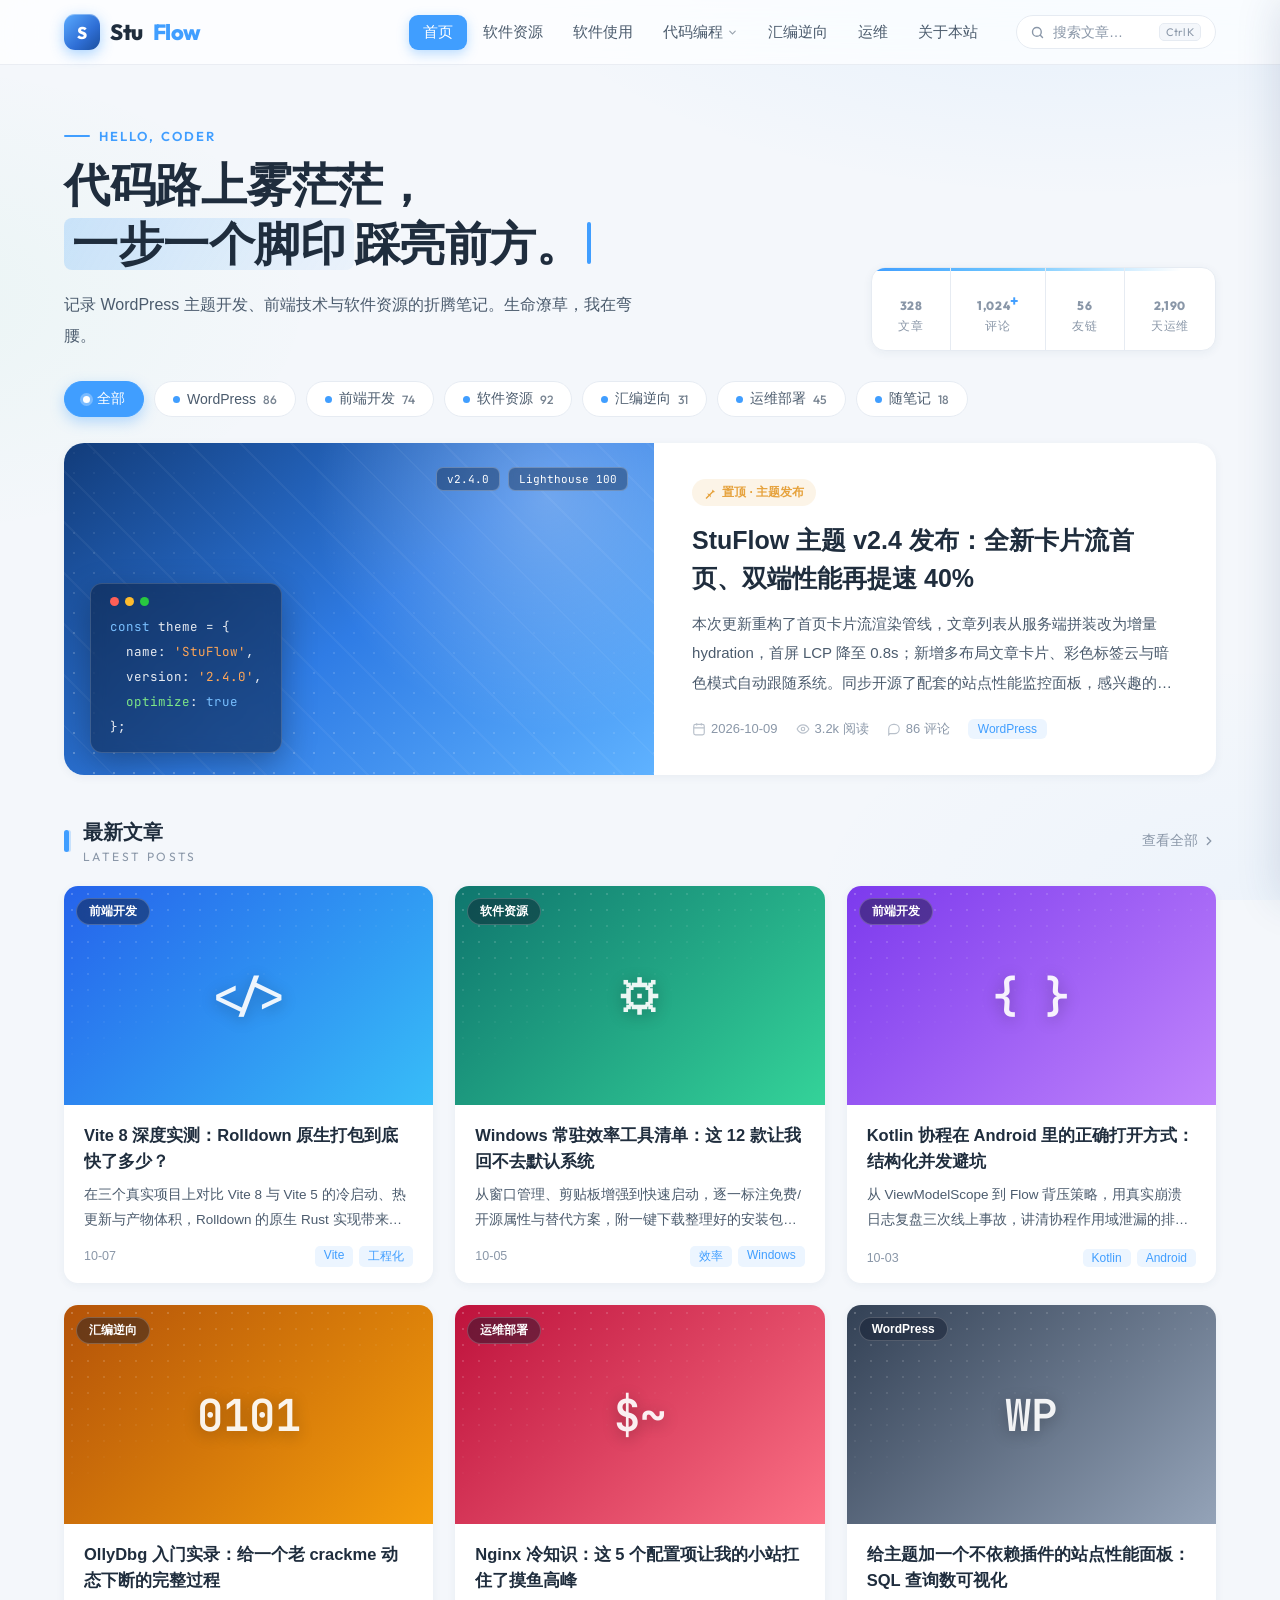
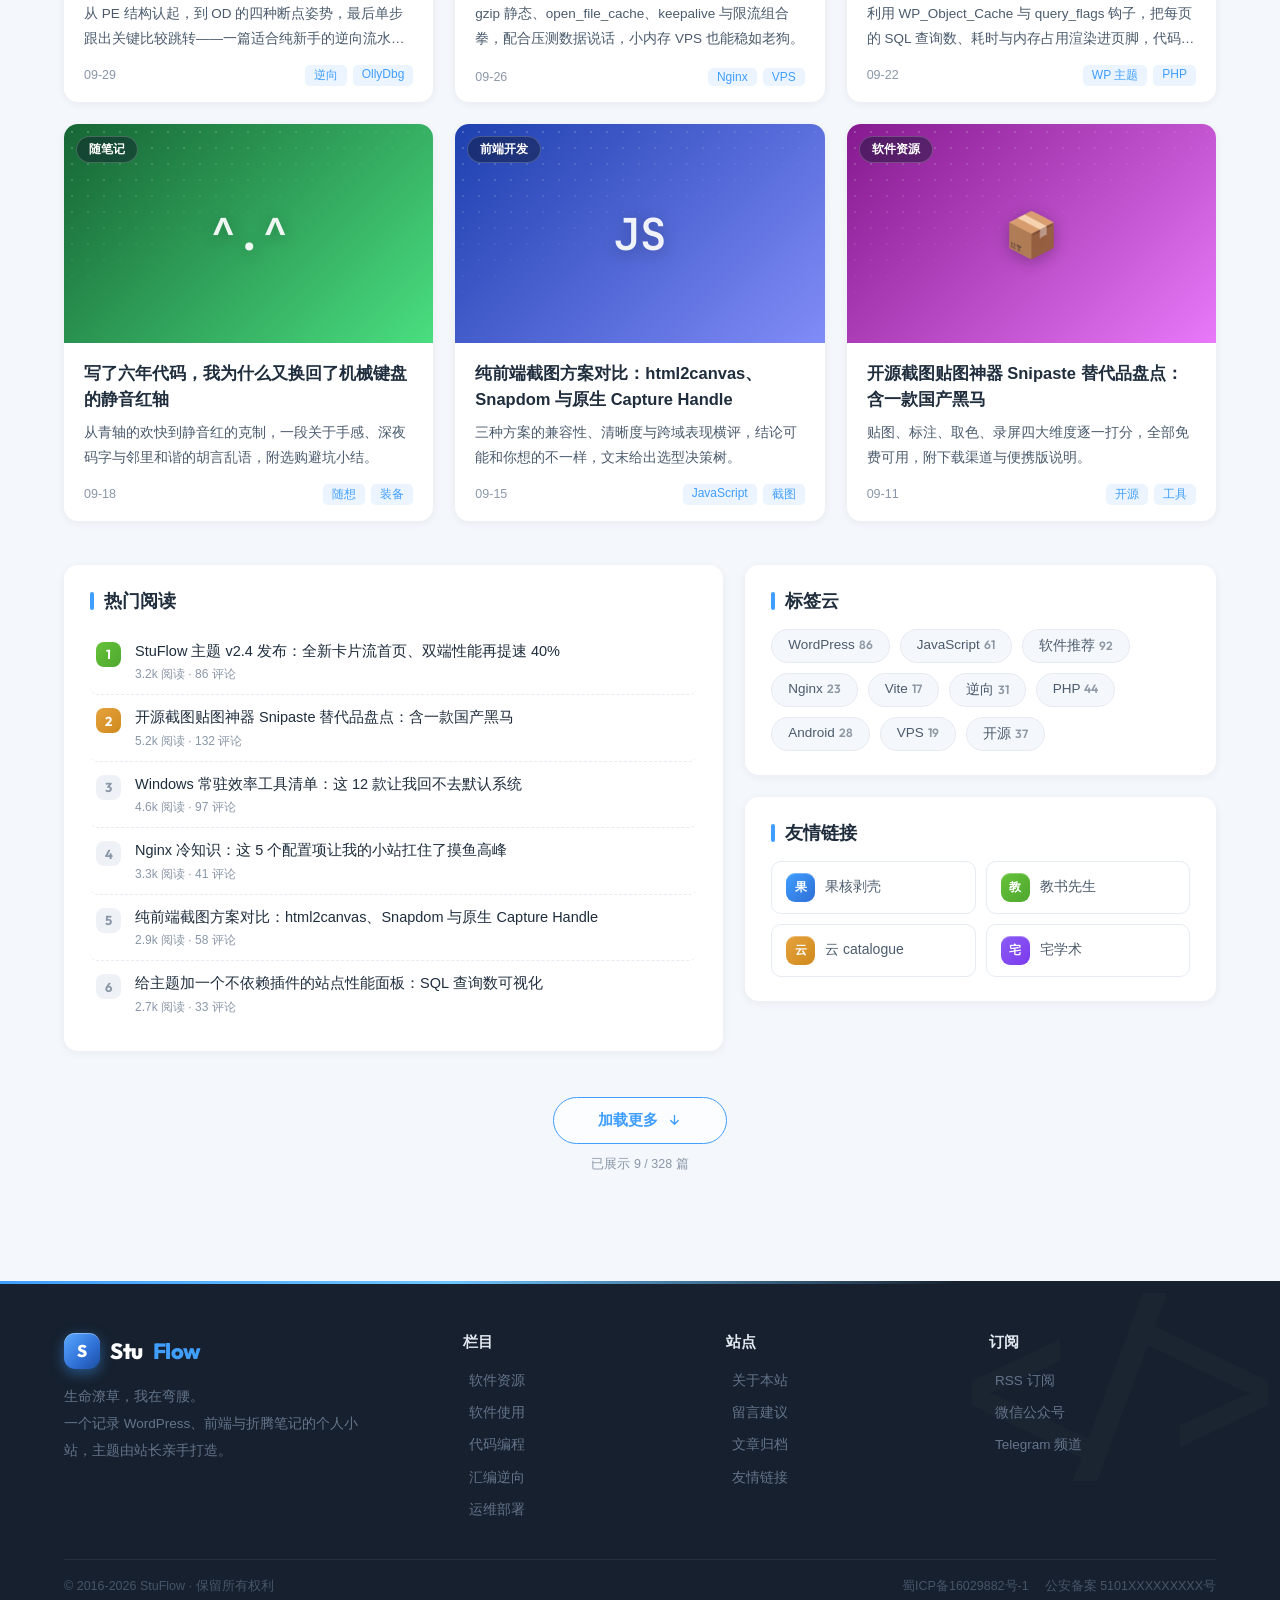
<file: index.html>
<!DOCTYPE html>
<html lang="zh-CN">
<head>
<meta charset="UTF-8">
<meta name="viewport" content="width=device-width, initial-scale=1.0">
<title>StuFlow · 代码路上雾茫茫</title>
<link rel="preconnect" href="https://fonts.googleapis.com">
<link href="https://fonts.googleapis.com/css2?family=Outfit:wght@400;500;600;700;800&family=JetBrains+Mono:wght@400;600&display=swap" rel="stylesheet">
<style>
:root{
  --blue:#409eff;
  --blue-deep:#2f6fd6;
  --blue-darker:#1b4f9e;
  --blue-soft:#ecf5ff;
  --blue-ghost:rgba(64,158,255,.12);
  --green:#34c77b;
  --amber:#e6a23c;
  --ink:#1f2d3d;
  --ink-2:#4b5b6d;
  --ink-3:#8a97a8;
  --line:#e6ebf2;
  --bg:#f4f7fb;
  --card:#ffffff;
  --radius:14px;
  --radius-lg:20px;
  --shadow:0 2px 10px rgba(31,60,105,.06);
  --shadow-lift:0 16px 40px rgba(31,60,105,.16);
  --font-en:'Outfit',-apple-system,'PingFang SC','Microsoft YaHei',sans-serif;
  --font-mono:'JetBrains Mono','Cascadia Code',Consolas,monospace;
  --font-cn:-apple-system,'PingFang SC','Hiragino Sans GB','Microsoft YaHei',sans-serif;
}
*{margin:0;padding:0;box-sizing:border-box}
html{scroll-behavior:smooth}
body{
  font-family:var(--font-cn);color:var(--ink);background:var(--bg);
  background-image:
    radial-gradient(ellipse 1000px 480px at 85% -100px, rgba(64,158,255,.10), transparent 62%),
    radial-gradient(ellipse 700px 400px at -8% 300px, rgba(52,199,123,.05), transparent 60%),
    radial-gradient(ellipse 800px 400px at 100% 900px, rgba(64,158,255,.04), transparent 60%);
  background-attachment:fixed;
  -webkit-font-smoothing:antialiased;
}
a{color:inherit;text-decoration:none}
img{display:block;max-width:100%}
button{font-family:inherit}
.wrap{max-width:1200px;margin:0 auto;padding:0 24px}

/* ───────── 顶部进度条 ───────── */
.progress{position:fixed;top:0;left:0;height:3px;width:0;z-index:300;
  background:linear-gradient(90deg,var(--blue),#6ec6ff);box-shadow:0 0 10px rgba(64,158,255,.6);
  transition:width .08s linear}

/* ───────── 导航 ───────── */
.nav-wrap{position:sticky;top:0;z-index:100}
.nav{
  backdrop-filter:blur(16px) saturate(1.7);
  -webkit-backdrop-filter:blur(16px) saturate(1.7);
  background:rgba(255,255,255,.74);
  border-bottom:1px solid rgba(31,60,105,.08);
  transition:box-shadow .3s;
}
.nav.scrolled{box-shadow:0 6px 24px rgba(31,60,105,.08)}
.nav-inner{display:flex;align-items:center;gap:24px;height:64px;position:relative}
.logo{display:flex;align-items:center;gap:10px;font-family:var(--font-en);font-weight:800;font-size:22px;letter-spacing:-.02em;flex:none}
.logo-mark{
  width:36px;height:36px;border-radius:11px;position:relative;overflow:hidden;
  background:linear-gradient(135deg,#5aabff 0%,#2f6fd6 60%,#1b4f9e 100%);
  display:grid;place-items:center;color:#fff;font-size:17px;font-weight:800;
  box-shadow:0 4px 14px rgba(64,158,255,.45), inset 0 1px 0 rgba(255,255,255,.35);
  transition:transform .3s cubic-bezier(.34,1.56,.64,1);
}
.logo:hover .logo-mark{transform:rotate(-8deg) scale(1.08)}
.logo em{font-style:normal;color:var(--blue)}
.nav-menu{display:flex;gap:2px;list-style:none;margin-left:auto}
.nav-menu>li{position:relative}
.nav-menu>li>a{
  display:flex;align-items:center;gap:4px;padding:8px 14px;border-radius:9px;
  font-size:15px;color:var(--ink-2);font-weight:500;transition:all .18s;
}
.nav-menu>li>a .car{opacity:.55;transition:transform .2s}
.nav-menu>li:hover>a{color:var(--blue);background:var(--blue-ghost)}
.nav-menu>li:hover>a .car{transform:rotate(180deg)}
.nav-menu>li>a.active{color:#fff;background:var(--blue);box-shadow:0 4px 12px rgba(64,158,255,.35)}
/* 二级下拉 */
.submenu{
  position:absolute;top:calc(100% + 8px);left:50%;transform:translateX(-50%) translateY(6px);
  background:#fff;border:1px solid var(--line);border-radius:12px;box-shadow:0 18px 44px rgba(31,60,105,.16);
  padding:8px;min-width:430px;display:grid;grid-template-columns:1fr 1fr;gap:2px;
  opacity:0;visibility:hidden;transition:all .2s cubic-bezier(.2,.8,.3,1);
}
.nav-menu>li:hover .submenu{opacity:1;visibility:visible;transform:translateX(-50%) translateY(0)}
.submenu::before{content:"";position:absolute;top:-4px;left:0;right:0;height:8px}
.submenu a{display:flex;align-items:center;gap:10px;padding:9px 12px;border-radius:8px;font-size:14px;color:var(--ink-2);transition:all .15s}
.submenu a:hover{background:var(--blue-soft);color:var(--blue)}
.submenu .ic{width:28px;height:28px;border-radius:8px;display:grid;place-items:center;font-family:var(--font-mono);font-size:11px;font-weight:600;color:#fff;flex:none}
.submenu .tx b{display:block;font-size:14px;font-weight:600}
.submenu .tx span{font-size:12px;color:var(--ink-3)}
.nav-search{
  display:flex;align-items:center;gap:8px;
  background:#fff;border:1px solid var(--line);border-radius:99px;
  padding:7px 14px 7px 13px;width:200px;transition:all .25s;flex:none;
}
.nav-search:focus-within{border-color:var(--blue);box-shadow:0 0 0 3px rgba(64,158,255,.15);width:250px}
.nav-search svg{flex:none;color:var(--ink-3)}
.nav-search input{border:none;outline:none;background:none;font-size:14px;width:100%;color:var(--ink);font-family:var(--font-cn)}
.nav-search input::placeholder{color:var(--ink-3)}
.nav-search kbd{
  font-family:var(--font-en);font-size:11px;color:var(--ink-3);border:1px solid var(--line);
  border-radius:5px;padding:1px 6px;background:var(--bg);flex:none;
}
.nav-burger{display:none;margin-left:auto;background:none;border:none;cursor:pointer;color:var(--ink);padding:6px}
/* 移动端抽屉 */
.drawer-mask{position:fixed;inset:0;background:rgba(15,23,42,.4);z-index:198;opacity:0;visibility:hidden;transition:all .25s;backdrop-filter:blur(2px)}
.drawer{
  position:fixed;top:0;right:-290px;width:280px;height:100vh;background:#fff;z-index:199;
  transition:right .28s cubic-bezier(.2,.8,.3,1);padding:22px 18px;overflow-y:auto;
  box-shadow:-12px 0 40px rgba(31,60,105,.15);
}
.drawer.open{right:0}
.drawer-mask.open{opacity:1;visibility:visible}
.drawer .d-head{display:flex;justify-content:space-between;align-items:center;margin-bottom:20px}
.drawer .d-head .logo{font-size:19px}
.drawer .d-close{background:none;border:none;cursor:pointer;color:var(--ink-3);padding:4px}
.drawer a.d-link{display:flex;align-items:center;justify-content:space-between;padding:13px 14px;border-radius:10px;font-size:15.5px;color:var(--ink-2);font-weight:500}
.drawer a.d-link:hover,.drawer a.d-link.on{background:var(--blue-soft);color:var(--blue)}
.drawer a.d-link .n{font-family:var(--font-en);font-size:12px;color:var(--ink-3)}
.drawer .d-search{display:flex;gap:8px;align-items:center;background:var(--bg);border:1px solid var(--line);border-radius:99px;padding:9px 14px;margin-bottom:14px}
.drawer .d-search input{border:none;background:none;outline:none;font-size:14px;width:100%}

/* ───────── Hero ───────── */
.hero{padding:58px 0 34px;position:relative}
.hero-top{display:flex;align-items:flex-end;justify-content:space-between;gap:24px;flex-wrap:wrap;margin-bottom:30px}
.hero-greet{display:inline-flex;align-items:center;gap:9px;font-family:var(--font-en);font-weight:600;font-size:13px;color:var(--blue);letter-spacing:.16em;text-transform:uppercase}
.hero-greet::before{content:"";width:26px;height:2px;border-radius:2px;background:var(--blue)}
.hero h1{font-size:clamp(30px,4.6vw,46px);font-weight:800;letter-spacing:-.01em;line-height:1.28;margin:12px 0 15px}
.hero h1 .hl{
  background:linear-gradient(120deg,rgba(64,158,255,.22),rgba(64,158,255,.05));
  padding:0 .18em;border-radius:8px;box-decoration-break:clone;-webkit-box-decoration-break:clone;
}
.hero h1 .caret{display:inline-block;width:4px;height:.9em;background:var(--blue);margin-left:6px;border-radius:2px;vertical-align:-.08em;animation:blink 1.1s steps(1) infinite}
@keyframes blink{50%{opacity:0}}
.hero p{color:var(--ink-2);font-size:16px;max-width:580px;line-height:1.95}
.hero-stats{
  display:flex;border:1px solid var(--line);border-radius:var(--radius);background:#fff;
  box-shadow:var(--shadow);overflow:hidden;position:relative;
}
.hero-stats::before{
  content:"";position:absolute;top:0;left:0;right:0;height:3px;
  background:linear-gradient(90deg,var(--blue),#6ec6ff 40%,transparent 90%);
}
.hstat{padding:18px 26px 15px;text-align:center;border-right:1px solid var(--line);position:relative;transition:background .2s;cursor:default}
.hstat:last-child{border-right:none}
.hstat:hover{background:var(--blue-soft)}
.hstat b{display:block;font-family:var(--font-en);font-size:26px;font-weight:800;color:var(--ink);line-height:1.15}
.hstat:hover b{color:var(--blue)}
.hstat span{font-size:12px;color:var(--ink-3);letter-spacing:.06em}
.hstat b .plus{font-size:15px;color:var(--blue);font-weight:700;vertical-align:4px}

/* ───────── 分类 chips ───────── */
.chips{display:flex;gap:10px;flex-wrap:wrap;margin-bottom:26px}
.chip{
  display:inline-flex;align-items:center;gap:7px;
  padding:8px 18px;border-radius:99px;font-size:14px;font-weight:500;
  background:#fff;border:1px solid var(--line);color:var(--ink-2);cursor:pointer;transition:all .18s;
}
.chip:hover{border-color:var(--blue);color:var(--blue);transform:translateY(-1px)}
.chip.on{background:var(--blue);border-color:var(--blue);color:#fff;box-shadow:0 5px 14px rgba(64,158,255,.35)}
.chip .dot{width:7px;height:7px;border-radius:50%;background:var(--blue);transition:all .2s}
.chip.on .dot{background:#fff;box-shadow:0 0 0 3px rgba(255,255,255,.3)}
.chip .cnt{font-family:var(--font-en);font-size:12px;opacity:.75}

/* ───────── 置顶大卡 ───────── */
.featured{
  position:relative;display:grid;grid-template-columns:1.05fr 1fr;
  border-radius:var(--radius-lg);overflow:hidden;background:#fff;
  box-shadow:var(--shadow);margin-bottom:44px;transition:box-shadow .3s;
}
.featured:hover{box-shadow:0 20px 48px rgba(31,60,105,.18)}
.featured-media{position:relative;min-height:330px;background:linear-gradient(140deg,#123c7a 0%,#2f7ce5 52%,#5fb2ff 100%);overflow:hidden}
.featured-media::before{
  content:"";position:absolute;inset:0;
  background:
    repeating-linear-gradient(45deg,transparent 0 34px, rgba(255,255,255,.045) 34px 36px),
    radial-gradient(circle at 82% 16%, rgba(255,255,255,.3), transparent 42%);
}
.featured-media::after{
  content:"";position:absolute;inset:0;
  background-image:radial-gradient(rgba(255,255,255,.28) 1px, transparent 1.5px);
  background-size:20px 20px;
  mask-image:linear-gradient(200deg,transparent 30%,#000 100%);
  -webkit-mask-image:linear-gradient(200deg,transparent 30%,#000 100%);
}
.featured-media .fm-float{
  position:absolute;right:26px;top:24px;display:flex;gap:8px;z-index:2;
}
.featured-media .fm-float span{
  font-family:var(--font-mono);font-size:11px;color:#fff;background:rgba(10,30,60,.4);
  border:1px solid rgba(255,255,255,.25);border-radius:7px;padding:4px 10px;backdrop-filter:blur(6px);
}
.featured-media .fm-code{
  position:absolute;left:26px;bottom:22px;z-index:2;font-family:var(--font-mono);
  font-size:12.5px;color:rgba(255,255,255,.9);line-height:2;
  background:rgba(8,24,52,.5);border:1px solid rgba(255,255,255,.16);
  border-radius:12px;padding:13px 19px;backdrop-filter:blur(8px);
  box-shadow:0 12px 34px rgba(0,0,0,.3);
}
.featured-media .fm-code .win{display:flex;gap:6px;margin-bottom:8px}
.featured-media .fm-code .win i{width:9px;height:9px;border-radius:50%;display:block}
.featured-media .fm-code .c1{color:#7ee787}.featured-media .fm-code .c2{color:#79c0ff}.featured-media .fm-code .c3{color:#ffa657}
.featured-body{padding:36px 38px;display:flex;flex-direction:column;justify-content:center}
.pinned{
  display:inline-flex;align-items:center;gap:6px;align-self:flex-start;
  font-size:12px;font-weight:600;color:#e6a23c;background:rgba(230,162,60,.12);
  padding:5px 12px;border-radius:99px;margin-bottom:16px;
}
.featured-body h2{font-size:25px;line-height:1.5;font-weight:700;margin-bottom:12px}
.featured-body h2 a{background:linear-gradient(var(--blue),var(--blue)) no-repeat 0 100%/0 2px;transition:background-size .3s}
.featured-body h2 a:hover{background-size:100% 2px;color:var(--blue)}
.featured-body .exc{color:var(--ink-2);font-size:15px;line-height:1.95;margin-bottom:22px;display:-webkit-box;-webkit-line-clamp:3;-webkit-box-orient:vertical;overflow:hidden}
.meta{display:flex;align-items:center;gap:18px;font-size:13px;color:var(--ink-3);flex-wrap:wrap}
.meta .m{display:inline-flex;align-items:center;gap:5px}
.meta svg{opacity:.6}
.tagpill{font-size:12px;color:var(--blue);background:var(--blue-soft);padding:3px 10px;border-radius:6px;font-weight:500}

/* ───────── 文章网格 ───────── */
.section-head{display:flex;align-items:center;gap:14px;margin-bottom:22px}
.section-head .bar{width:5px;height:22px;border-radius:3px;background:var(--blue);box-shadow:2px 0 0 rgba(64,158,255,.25)}
.section-head h3{font-size:20px;font-weight:700}
.section-head .sub{font-family:var(--font-en);font-size:12px;color:var(--ink-3);letter-spacing:.2em;text-transform:uppercase;margin-top:3px}
.section-head .more{margin-left:auto;font-size:14px;color:var(--ink-3);display:inline-flex;align-items:center;gap:4px;transition:all .18s}
.section-head .more:hover{color:var(--blue);gap:8px}
.grid{display:grid;grid-template-columns:repeat(3,1fr);gap:22px}
.card{
  background:var(--card);border-radius:var(--radius);overflow:hidden;
  box-shadow:var(--shadow);transition:transform .28s cubic-bezier(.2,.8,.3,1),box-shadow .28s;
  display:flex;flex-direction:column;position:relative;
}
.card:hover{transform:translateY(-6px);box-shadow:var(--shadow-lift)}
.card-media{position:relative;aspect-ratio:16/9.5;overflow:hidden}
.card-media .grad{position:absolute;inset:0;transition:transform .55s cubic-bezier(.2,.8,.3,1)}
.card:hover .grad{transform:scale(1.07)}
.card-media::after{
  content:"";position:absolute;inset:0;z-index:1;
  background-image:radial-gradient(rgba(255,255,255,.22) 1px, transparent 1.5px);
  background-size:16px 16px;
  mask-image:linear-gradient(160deg,#000 0%,transparent 55%);
  -webkit-mask-image:linear-gradient(160deg,#000 0%,transparent 55%);
}
.g1{background:linear-gradient(135deg,#2563eb,#38bdf8)}
.g2{background:linear-gradient(135deg,#0f766e,#34d399)}
.g3{background:linear-gradient(135deg,#7c3aed,#c084fc)}
.g4{background:linear-gradient(135deg,#b45309,#f59e0b)}
.g5{background:linear-gradient(135deg,#be123c,#fb7185)}
.g6{background:linear-gradient(135deg,#334155,#94a3b8)}
.g7{background:linear-gradient(135deg,#166534,#4ade80)}
.g8{background:linear-gradient(135deg,#1e40af,#818cf8)}
.g9{background:linear-gradient(135deg,#86198f,#e879f9)}
.g10{background:linear-gradient(135deg,#0c4a6e,#38bdf8)}
.g11{background:linear-gradient(135deg,#713f12,#facc15)}
.g12{background:linear-gradient(135deg,#4c1d95,#a78bfa)}
.card-media .glyph{
  position:absolute;inset:0;display:grid;place-items:center;z-index:2;
  font-family:var(--font-mono);font-weight:600;font-size:44px;color:rgba(255,255,255,.92);
  text-shadow:0 3px 16px rgba(0,0,0,.28);transition:transform .4s cubic-bezier(.2,.8,.3,1);
}
.card:hover .glyph{transform:translateY(-4px) scale(1.08)}
.card-media .cat-badge{
  position:absolute;left:12px;top:12px;z-index:3;font-size:12px;font-weight:600;color:#fff;
  background:rgba(15,23,42,.45);backdrop-filter:blur(6px);padding:4px 12px;border-radius:99px;
  border:1px solid rgba(255,255,255,.2);
}
.card-media .views{
  position:absolute;right:12px;bottom:10px;z-index:3;font-size:11.5px;color:#fff;
  font-family:var(--font-en);background:rgba(15,23,42,.45);backdrop-filter:blur(6px);
  padding:3px 10px;border-radius:99px;display:inline-flex;align-items:center;gap:5px;
  opacity:0;transform:translateY(6px);transition:all .25s;
}
.card:hover .views{opacity:1;transform:none}
.card-body{padding:18px 20px 16px;display:flex;flex-direction:column;flex:1}
.card-body h4{font-size:16.5px;font-weight:600;line-height:1.55;margin-bottom:9px;display:-webkit-box;-webkit-line-clamp:2;-webkit-box-orient:vertical;overflow:hidden}
.card-body h4 a{transition:color .18s}
.card:hover h4 a{color:var(--blue)}
.card-body p{font-size:13.5px;color:var(--ink-2);line-height:1.8;display:-webkit-box;-webkit-line-clamp:2;-webkit-box-orient:vertical;overflow:hidden;margin-bottom:14px;flex:1}
.card-foot{display:flex;align-items:center;justify-content:space-between;font-size:12.5px;color:var(--ink-3)}
.card-foot .tags{display:flex;gap:6px}
.card-foot .tags span{color:var(--blue);background:var(--blue-soft);padding:2px 9px;border-radius:5px;font-size:12px;transition:all .15s}
.card:hover .card-foot .tags span{background:var(--blue);color:#fff}
.card.hidden-by-filter{display:none}

/* ───────── 双列混排区 ───────── */
.mix{margin-top:44px;display:grid;grid-template-columns:1.4fr 1fr;gap:22px}
.list-card{background:#fff;border-radius:var(--radius);box-shadow:var(--shadow);padding:24px 26px}
.list-card h3{font-size:18px;font-weight:700;margin-bottom:16px;display:flex;align-items:center;gap:10px}
.list-card h3 .bar{width:4px;height:18px;border-radius:2px;background:var(--blue)}
.hot-item{display:flex;gap:14px;padding:11px 6px;border-bottom:1px dashed var(--line);align-items:flex-start;transition:all .18s;border-radius:8px}
.hot-item:last-child{border-bottom:none}
.hot-item:hover{background:var(--blue-soft);padding-left:12px;padding-right:0}
.hot-item .rank{
  flex:none;width:25px;height:25px;border-radius:8px;margin-top:2px;
  display:grid;place-items:center;font-family:var(--font-en);font-size:13px;font-weight:700;
  background:#eef2f7;color:var(--ink-3);transition:transform .2s;
}
.hot-item:hover .rank{transform:scale(1.12)}
.hot-item:nth-child(1) .rank{background:linear-gradient(135deg,#409eff,#2f6fd6);color:#fff}
.hot-item:nth-child(2) .rank{background:linear-gradient(135deg,#67c23a,#4ea72e);color:#fff}
.hot-item:nth-child(3) .rank{background:linear-gradient(135deg,#e6a23c,#cf8a1d);color:#fff}
.hot-item .t{font-size:14.5px;font-weight:500;line-height:1.55;transition:color .15s;display:-webkit-box;-webkit-line-clamp:1;-webkit-box-orient:vertical;overflow:hidden}
.hot-item:hover .t{color:var(--blue)}
.hot-item .s{font-size:12px;color:var(--ink-3);margin-top:4px}
.tag-cloud{display:flex;flex-wrap:wrap;gap:10px}
.tag-cloud a{
  font-size:13.5px;padding:7px 16px;border-radius:99px;background:var(--bg);
  color:var(--ink-2);border:1px solid var(--line);transition:all .18s;
}
.tag-cloud a:hover{background:var(--blue);color:#fff;border-color:var(--blue);transform:translateY(-2px);box-shadow:0 6px 14px rgba(64,158,255,.3)}
.tag-cloud a b{font-family:var(--font-en);font-weight:600;font-size:12px;opacity:.6;margin-left:4px}
.links{display:grid;grid-template-columns:1fr 1fr;gap:10px;margin-top:6px}
.links a{
  display:flex;align-items:center;gap:10px;padding:11px 14px;border-radius:10px;
  border:1px solid var(--line);font-size:14px;color:var(--ink-2);transition:all .18s;background:#fff;
}
.links a:hover{border-color:var(--blue);color:var(--blue);background:var(--blue-soft);transform:translateX(3px)}
.links .av{width:29px;height:29px;border-radius:9px;display:grid;place-items:center;color:#fff;font-size:12px;font-weight:700;font-family:var(--font-en);box-shadow:inset 0 1px 0 rgba(255,255,255,.3)}

/* ───────── 加载更多 ───────── */
.load-wrap{display:flex;flex-direction:column;align-items:center;gap:12px;margin:46px 0 10px}
.loadmore{
  display:inline-flex;align-items:center;gap:9px;padding:13px 44px;border-radius:99px;
  border:1.5px solid var(--blue);color:var(--blue);font-size:15px;font-weight:600;
  background:rgba(255,255,255,.7);cursor:pointer;transition:all .2s;
}
.loadmore:hover{background:var(--blue);color:#fff;box-shadow:0 8px 22px rgba(64,158,255,.35);transform:translateY(-2px)}
.loadmore .spin{animation:spin 1s linear infinite;display:none}
.loadmore.loading .spin{display:block}
.loadmore.loading{pointer-events:none;opacity:.75}
@keyframes spin{to{transform:rotate(360deg)}}
.load-hint{font-size:12.5px;color:var(--ink-3)}

/* ───────── 返回顶部 ───────── */
.backtop{
  position:fixed;right:26px;bottom:30px;width:44px;height:44px;border-radius:13px;border:none;
  background:#fff;color:var(--blue);box-shadow:0 8px 24px rgba(31,60,105,.18);cursor:pointer;
  display:grid;place-items:center;opacity:0;visibility:hidden;transform:translateY(10px);
  transition:all .25s;z-index:150;border:1px solid var(--line);
}
.backtop.show{opacity:1;visibility:visible;transform:none}
.backtop:hover{background:var(--blue);color:#fff;transform:translateY(-3px)}

/* ───────── 页脚 ───────── */
footer{margin-top:64px;background:#16202e;color:#94a3b8;padding:52px 0 0;position:relative;overflow:hidden}
footer::before{
  content:"";position:absolute;top:0;left:0;right:0;height:3px;
  background:linear-gradient(90deg,var(--blue),#6ec6ff 35%,transparent 75%);
}
footer::after{
  content:"</>";position:absolute;right:-20px;top:6px;font-family:var(--font-mono);font-weight:600;
  font-size:200px;color:rgba(255,255,255,.025);line-height:1;pointer-events:none;
}
.foot-grid{display:grid;grid-template-columns:1.6fr 1fr 1fr 1fr;gap:36px;padding-bottom:40px;position:relative;z-index:1}
.foot-brand .logo{color:#fff;margin-bottom:14px}
.foot-brand p{font-size:13.5px;line-height:2;color:#64748b;max-width:300px}
.foot-col h5{color:#e2e8f0;font-size:15px;font-weight:600;margin-bottom:16px}
.foot-col ul{list-style:none;display:grid;gap:10px}
.foot-col a{font-size:13.5px;color:#64748b;transition:all .18s;display:inline-flex;align-items:center;gap:6px}
.foot-col a::before{content:"";width:0;height:1.5px;background:var(--blue);transition:width .2s}
.foot-col a:hover{color:#6ec6ff}
.foot-col a:hover::before{width:12px}
.foot-bar{border-top:1px solid rgba(255,255,255,.07);padding:18px 0;display:flex;justify-content:space-between;gap:12px;flex-wrap:wrap;font-size:12.5px;color:#475569}
.foot-bar .icp{display:flex;gap:16px;flex-wrap:wrap}

/* ───────── 滚动渐入 ───────── */
.reveal{opacity:0;transform:translateY(22px);transition:opacity .6s cubic-bezier(.2,.7,.3,1),transform .6s cubic-bezier(.2,.7,.3,1)}
.reveal.in{opacity:1;transform:none}
@keyframes rise{from{opacity:0;transform:translateY(18px)}to{opacity:1;transform:none}}
.hero,.chips,.featured{animation:rise .7s cubic-bezier(.2,.7,.3,1) both}
.chips{animation-delay:.08s}.featured{animation-delay:.14s}

/* ───────── 响应式 ───────── */
@media (max-width:1024px){
  .grid{grid-template-columns:repeat(2,1fr)}
  .mix{grid-template-columns:1fr}
  .foot-grid{grid-template-columns:1fr 1fr}
  .submenu{display:none}
}
@media (max-width:768px){
  .nav-menu,.nav-search{display:none}
  .nav-burger{display:block}
  .hero{padding:36px 0 26px}
  .hero-stats{width:100%}
  .hstat{flex:1;padding:14px 6px 12px}
  .hstat b{font-size:21px}
  .featured{grid-template-columns:1fr}
  .featured-media{min-height:240px}
  .featured-body{padding:24px 22px}
  .grid{grid-template-columns:1fr}
  .foot-grid{grid-template-columns:1fr;gap:28px}
  .backtop{right:16px;bottom:20px}
  footer::after{font-size:120px}
}
</style>
</head>
<body>

<div class="progress" id="progress"></div>

<div class="nav-wrap">
  <nav class="nav" id="nav">
    <div class="wrap nav-inner">
      <a class="logo" href="#"><span class="logo-mark">S</span>Stu<em>Flow</em></a>
      <ul class="nav-menu">
        <li><a class="active" href="#">首页</a></li>
        <li><a href="#">软件资源</a></li>
        <li><a href="#">软件使用</a></li>
        <li>
          <a href="#">代码编程
            <svg class="car" width="11" height="11" viewBox="0 0 24 24" fill="none" stroke="currentColor" stroke-width="2.5" stroke-linecap="round"><path d="m6 9 6 6 6-6"/></svg>
          </a>
          <div class="submenu">
            <a href="#"><span class="ic" style="background:#409eff">WP</span><span class="tx"><b>WordPress</b><span>主题与插件开发 86 篇</span></span></a>
            <a href="#"><span class="ic" style="background:#34c77b">JS</span><span class="tx"><b>JavaScript</b><span>ES 规范与工程实践 61 篇</span></span></a>
            <a href="#"><span class="ic" style="background:#e6a23c">KT</span><span class="tx"><b>Kotlin / Android</b><span>协程与移动端开发 28 篇</span></span></a>
            <a href="#"><span class="ic" style="background:#8b5cf6">C++</span><span class="tx"><b>C / C++</b><span>底层与性能优化 19 篇</span></span></a>
            <a href="#"><span class="ic" style="background:#f43f5e">VUE</span><span class="tx"><b>Vue</b><span>组件设计与生态 24 篇</span></span></a>
            <a href="#"><span class="ic" style="background:#0ea5e9">UNI</span><span class="tx"><b>UniApp</b><span>跨端开发笔记 12 篇</span></span></a>
          </div>
        </li>
        <li><a href="#">汇编逆向</a></li>
        <li><a href="#">运维</a></li>
        <li><a href="#">关于本站</a></li>
      </ul>
      <label class="nav-search">
        <svg width="15" height="15" viewBox="0 0 24 24" fill="none" stroke="currentColor" stroke-width="2.2" stroke-linecap="round"><circle cx="11" cy="11" r="7"/><path d="m20 20-3.5-3.5"/></svg>
        <input type="text" placeholder="搜索文章…">
        <kbd>Ctrl K</kbd>
      </label>
      <button class="nav-burger" id="burger" aria-label="菜单">
        <svg width="22" height="22" viewBox="0 0 24 24" fill="none" stroke="currentColor" stroke-width="2" stroke-linecap="round"><path d="M4 7h16M4 12h16M4 17h16"/></svg>
      </button>
    </div>
  </nav>
</div>

<!-- 移动抽屉 -->
<div class="drawer-mask" id="drawerMask"></div>
<aside class="drawer" id="drawer">
  <div class="d-head">
    <a class="logo" href="#"><span class="logo-mark" style="width:30px;height:30px;font-size:14px">S</span>Stu<em>Flow</em></a>
    <button class="d-close" id="drawerClose" aria-label="关闭">
      <svg width="20" height="20" viewBox="0 0 24 24" fill="none" stroke="currentColor" stroke-width="2" stroke-linecap="round"><path d="M6 6l12 12M18 6 6 18"/></svg>
    </button>
  </div>
  <label class="d-search">
    <svg width="15" height="15" viewBox="0 0 24 24" fill="none" stroke="currentColor" stroke-width="2.2" stroke-linecap="round" style="color:var(--ink-3)"><circle cx="11" cy="11" r="7"/><path d="m20 20-3.5-3.5"/></svg>
    <input type="text" placeholder="搜索文章…">
  </label>
  <a class="d-link on" href="#">首页</a>
  <a class="d-link" href="#">软件资源 <span class="n">92</span></a>
  <a class="d-link" href="#">软件使用 <span class="n">37</span></a>
  <a class="d-link" href="#">代码编程 <span class="n">74</span></a>
  <a class="d-link" href="#">汇编逆向 <span class="n">31</span></a>
  <a class="d-link" href="#">运维部署 <span class="n">45</span></a>
  <a class="d-link" href="#">关于本站</a>
</aside>

<main class="wrap">
  <!-- Hero -->
  <section class="hero">
    <div class="hero-top">
      <div>
        <div class="hero-greet">Hello, Coder</div>
        <h1>代码路上雾茫茫，<br><span class="hl">一步一个脚印</span>踩亮前方。<span class="caret"></span></h1>
        <p>记录 WordPress 主题开发、前端技术与软件资源的折腾笔记。生命潦草，我在弯腰。</p>
      </div>
      <div class="hero-stats">
        <div class="hstat"><b><span data-count="328">0</span></b><span>文章</span></div>
        <div class="hstat"><b><span data-count="1024">0</span><span class="plus">+</span></b><span>评论</span></div>
        <div class="hstat"><b><span data-count="56">0</span></b><span>友链</span></div>
        <div class="hstat"><b><span data-count="2190">0</span></b><span>天运维</span></div>
      </div>
    </div>

    <div class="chips" id="chips">
      <button class="chip on" data-cat="全部"><span class="dot"></span>全部</button>
      <button class="chip" data-cat="WordPress"><span class="dot"></span>WordPress<span class="cnt">86</span></button>
      <button class="chip" data-cat="前端开发"><span class="dot"></span>前端开发<span class="cnt">74</span></button>
      <button class="chip" data-cat="软件资源"><span class="dot"></span>软件资源<span class="cnt">92</span></button>
      <button class="chip" data-cat="汇编逆向"><span class="dot"></span>汇编逆向<span class="cnt">31</span></button>
      <button class="chip" data-cat="运维部署"><span class="dot"></span>运维部署<span class="cnt">45</span></button>
      <button class="chip" data-cat="随笔记"><span class="dot"></span>随笔记<span class="cnt">18</span></button>
    </div>

    <!-- 置顶 -->
    <article class="featured">
      <div class="featured-media">
        <div class="fm-float"><span>v2.4.0</span><span>Lighthouse 100</span></div>
        <div class="fm-code">
          <div class="win"><i style="background:#ff5f57"></i><i style="background:#febc2e"></i><i style="background:#28c840"></i></div>
          <span class="c2">const</span> theme = {<br>
          &nbsp;&nbsp;name: <span class="c3">'StuFlow'</span>,<br>
          &nbsp;&nbsp;version: <span class="c3">'2.4.0'</span>,<br>
          &nbsp;&nbsp;<span class="c1">optimize</span>: <span class="c2">true</span><br>
          };
        </div>
      </div>
      <div class="featured-body">
        <span class="pinned">
          <svg width="12" height="12" viewBox="0 0 24 24" fill="currentColor"><path d="M14 2l8 8-4 1-5 5 1 5-3-3-6 6-2-2 6-6-3-3 5 1 5-5 1-4z"/></svg>
          置顶 · 主题发布
        </span>
        <h2><a href="#">StuFlow 主题 v2.4 发布：全新卡片流首页、双端性能再提速 40%</a></h2>
        <p class="exc">本次更新重构了首页卡片流渲染管线，文章列表从服务端拼装改为增量 hydration，首屏 LCP 降至 0.8s；新增多布局文章卡片、彩色标签云与暗色模式自动跟随系统。同步开源了配套的站点性能监控面板，感兴趣的朋友可以直接拉取源码部署。</p>
        <div class="meta">
          <span class="m"><svg width="14" height="14" viewBox="0 0 24 24" fill="none" stroke="currentColor" stroke-width="2"><rect x="3" y="4" width="18" height="18" rx="3"/><path d="M16 2v4M8 2v4M3 10h18"/></svg>2026-10-09</span>
          <span class="m"><svg width="14" height="14" viewBox="0 0 24 24" fill="none" stroke="currentColor" stroke-width="2"><path d="M2 12s3.5-7 10-7 10 7 10 7-3.5 7-10 7-10-7-10-7Z"/><circle cx="12" cy="12" r="3"/></svg>3.2k 阅读</span>
          <span class="m"><svg width="14" height="14" viewBox="0 0 24 24" fill="none" stroke="currentColor" stroke-width="2"><path d="M21 12a8 8 0 0 1-8 8H5l-2 2V12a8 8 0 0 1 8-8h2a8 8 0 0 1 8 8Z"/></svg>86 评论</span>
          <span class="tagpill">WordPress</span>
        </div>
      </div>
    </article>

    <!-- 文章网格 -->
    <div class="section-head reveal">
      <span class="bar"></span>
      <div><h3 id="gridTitle">最新文章</h3><div class="sub">Latest Posts</div></div>
      <a class="more" href="#">查看全部
        <svg width="14" height="14" viewBox="0 0 24 24" fill="none" stroke="currentColor" stroke-width="2.2" stroke-linecap="round"><path d="m9 6 6 6-6 6"/></svg>
      </a>
    </div>
    <div class="grid" id="grid">
      <article class="card" data-cat="前端开发">
        <div class="card-media"><div class="grad g1"></div><div class="glyph">&lt;/&gt;</div><span class="cat-badge">前端开发</span><span class="views">👁 1.8k</span></div>
        <div class="card-body">
          <h4><a href="#">Vite 8 深度实测：Rolldown 原生打包到底快了多少？</a></h4>
          <p>在三个真实项目上对比 Vite 8 与 Vite 5 的冷启动、热更新与产物体积，Rolldown 的原生 Rust 实现带来了量级提升，但也有几个坑需要注意。</p>
          <div class="card-foot"><span>10-07</span><div class="tags"><span>Vite</span><span>工程化</span></div></div>
        </div>
      </article>
      <article class="card" data-cat="软件资源">
        <div class="card-media"><div class="grad g2"></div><div class="glyph">⚙</div><span class="cat-badge">软件资源</span><span class="views">👁 4.6k</span></div>
        <div class="card-body">
          <h4><a href="#">Windows 常驻效率工具清单：这 12 款让我回不去默认系统</a></h4>
          <p>从窗口管理、剪贴板增强到快速启动，逐一标注免费/开源属性与替代方案，附一键下载整理好的安装包合集。</p>
          <div class="card-foot"><span>10-05</span><div class="tags"><span>效率</span><span>Windows</span></div></div>
        </div>
      </article>
      <article class="card" data-cat="前端开发">
        <div class="card-media"><div class="grad g3"></div><div class="glyph">{ }</div><span class="cat-badge">前端开发</span><span class="views">👁 2.1k</span></div>
        <div class="card-body">
          <h4><a href="#">Kotlin 协程在 Android 里的正确打开方式：结构化并发避坑</a></h4>
          <p>从 ViewModelScope 到 Flow 背压策略，用真实崩溃日志复盘三次线上事故，讲清协程作用域泄漏的排查路径。</p>
          <div class="card-foot"><span>10-03</span><div class="tags"><span>Kotlin</span><span>Android</span></div></div>
        </div>
      </article>
      <article class="card" data-cat="汇编逆向">
        <div class="card-media"><div class="grad g4"></div><div class="glyph">0101</div><span class="cat-badge">汇编逆向</span><span class="views">👁 1.5k</span></div>
        <div class="card-body">
          <h4><a href="#">OllyDbg 入门实录：给一个老 crackme 动态下断的完整过程</a></h4>
          <p>从 PE 结构认起，到 OD 的四种断点姿势，最后单步跟出关键比较跳转——一篇适合纯新手的逆向流水账。</p>
          <div class="card-foot"><span>09-29</span><div class="tags"><span>逆向</span><span>OllyDbg</span></div></div>
        </div>
      </article>
      <article class="card" data-cat="运维部署">
        <div class="card-media"><div class="grad g5"></div><div class="glyph">$~</div><span class="cat-badge">运维部署</span><span class="views">👁 3.3k</span></div>
        <div class="card-body">
          <h4><a href="#">Nginx 冷知识：这 5 个配置项让我的小站扛住了摸鱼高峰</a></h4>
          <p>gzip 静态、open_file_cache、keepalive 与限流组合拳，配合压测数据说话，小内存 VPS 也能稳如老狗。</p>
          <div class="card-foot"><span>09-26</span><div class="tags"><span>Nginx</span><span>VPS</span></div></div>
        </div>
      </article>
      <article class="card" data-cat="WordPress">
        <div class="card-media"><div class="grad g6"></div><div class="glyph">WP</div><span class="cat-badge">WordPress</span><span class="views">👁 2.7k</span></div>
        <div class="card-body">
          <h4><a href="#">给主题加一个不依赖插件的站点性能面板：SQL 查询数可视化</a></h4>
          <p>利用 WP_Object_Cache 与 query_flags 钩子，把每页的 SQL 查询数、耗时与内存占用渲染进页脚，代码不足百行。</p>
          <div class="card-foot"><span>09-22</span><div class="tags"><span>WP 主题</span><span>PHP</span></div></div>
        </div>
      </article>
      <article class="card" data-cat="随笔记">
        <div class="card-media"><div class="grad g7"></div><div class="glyph">^.^</div><span class="cat-badge">随笔记</span><span class="views">👁 980</span></div>
        <div class="card-body">
          <h4><a href="#">写了六年代码，我为什么又换回了机械键盘的静音红轴</a></h4>
          <p>从青轴的欢快到静音红的克制，一段关于手感、深夜码字与邻里和谐的胡言乱语，附选购避坑小结。</p>
          <div class="card-foot"><span>09-18</span><div class="tags"><span>随想</span><span>装备</span></div></div>
        </div>
      </article>
      <article class="card" data-cat="前端开发">
        <div class="card-media"><div class="grad g8"></div><div class="glyph">JS</div><span class="cat-badge">前端开发</span><span class="views">👁 2.9k</span></div>
        <div class="card-body">
          <h4><a href="#">纯前端截图方案对比：html2canvas、Snapdom 与原生 Capture Handle</a></h4>
          <p>三种方案的兼容性、清晰度与跨域表现横评，结论可能和你想的不一样，文末给出选型决策树。</p>
          <div class="card-foot"><span>09-15</span><div class="tags"><span>JavaScript</span><span>截图</span></div></div>
        </div>
      </article>
      <article class="card" data-cat="软件资源">
        <div class="card-media"><div class="grad g9"></div><div class="glyph">📦</div><span class="cat-badge">软件资源</span><span class="views">👁 5.2k</span></div>
        <div class="card-body">
          <h4><a href="#">开源截图贴图神器 Snipaste 替代品盘点：含一款国产黑马</a></h4>
          <p>贴图、标注、取色、录屏四大维度逐一打分，全部免费可用，附下载渠道与便携版说明。</p>
          <div class="card-foot"><span>09-11</span><div class="tags"><span>开源</span><span>工具</span></div></div>
        </div>
      </article>
      <!-- JS 动态追加区 -->
    </div>

    <!-- 混排区 -->
    <div class="mix">
      <div class="list-card reveal">
        <h3><span class="bar"></span>热门阅读</h3>
        <a class="hot-item" href="#"><span class="rank">1</span><div><div class="t">StuFlow 主题 v2.4 发布：全新卡片流首页、双端性能再提速 40%</div><div class="s">3.2k 阅读 · 86 评论</div></div></a>
        <a class="hot-item" href="#"><span class="rank">2</span><div><div class="t">开源截图贴图神器 Snipaste 替代品盘点：含一款国产黑马</div><div class="s">5.2k 阅读 · 132 评论</div></div></a>
        <a class="hot-item" href="#"><span class="rank">3</span><div><div class="t">Windows 常驻效率工具清单：这 12 款让我回不去默认系统</div><div class="s">4.6k 阅读 · 97 评论</div></div></a>
        <a class="hot-item" href="#"><span class="rank">4</span><div><div class="t">Nginx 冷知识：这 5 个配置项让我的小站扛住了摸鱼高峰</div><div class="s">3.3k 阅读 · 41 评论</div></div></a>
        <a class="hot-item" href="#"><span class="rank">5</span><div><div class="t">纯前端截图方案对比：html2canvas、Snapdom 与原生 Capture Handle</div><div class="s">2.9k 阅读 · 58 评论</div></div></a>
        <a class="hot-item" href="#"><span class="rank">6</span><div><div class="t">给主题加一个不依赖插件的站点性能面板：SQL 查询数可视化</div><div class="s">2.7k 阅读 · 33 评论</div></div></a>
      </div>
      <div class="reveal">
        <div class="list-card" style="margin-bottom:22px">
          <h3><span class="bar"></span>标签云</h3>
          <div class="tag-cloud">
            <a href="#">WordPress<b>86</b></a>
            <a href="#">JavaScript<b>61</b></a>
            <a href="#">软件推荐<b>92</b></a>
            <a href="#">Nginx<b>23</b></a>
            <a href="#">Vite<b>17</b></a>
            <a href="#">逆向<b>31</b></a>
            <a href="#">PHP<b>44</b></a>
            <a href="#">Android<b>28</b></a>
            <a href="#">VPS<b>19</b></a>
            <a href="#">开源<b>37</b></a>
          </div>
        </div>
        <div class="list-card">
          <h3><span class="bar"></span>友情链接</h3>
          <div class="links">
            <a href="#"><span class="av" style="background:linear-gradient(135deg,#409eff,#2f6fd6)">果</span>果核剥壳</a>
            <a href="#"><span class="av" style="background:linear-gradient(135deg,#67c23a,#4ea72e)">教</span>教书先生</a>
            <a href="#"><span class="av" style="background:linear-gradient(135deg,#e6a23c,#cf8a1d)">云</span>云 catalogue</a>
            <a href="#"><span class="av" style="background:linear-gradient(135deg,#8b5cf6,#7c3aed)">宅</span>宅学术</a>
          </div>
        </div>
      </div>
    </div>

    <div class="load-wrap reveal">
      <button class="loadmore" id="loadMore">
        <svg class="spin" width="15" height="15" viewBox="0 0 24 24" fill="none" stroke="currentColor" stroke-width="2.4" stroke-linecap="round"><path d="M12 3a9 9 0 1 0 9 9"/></svg>
        加载更多
        <svg width="15" height="15" viewBox="0 0 24 24" fill="none" stroke="currentColor" stroke-width="2.2" stroke-linecap="round"><path d="M12 4v14m-6-6 6 6 6-6"/></svg>
      </button>
      <span class="load-hint" id="loadHint">已展示 9 / 328 篇</span>
    </div>
  </main>

  <button class="backtop" id="backtop" aria-label="返回顶部">
    <svg width="18" height="18" viewBox="0 0 24 24" fill="none" stroke="currentColor" stroke-width="2.4" stroke-linecap="round"><path d="M12 20V6m-6 6 6-6 6 6"/></svg>
  </button>

  <footer>
    <div class="wrap">
      <div class="foot-grid">
        <div class="foot-brand">
          <a class="logo" href="#"><span class="logo-mark">S</span>Stu<em>Flow</em></a>
          <p>生命潦草，我在弯腰。<br>一个记录 WordPress、前端与折腾笔记的个人小站，主题由站长亲手打造。</p>
        </div>
        <div class="foot-col">
          <h5>栏目</h5>
          <ul><li><a href="#">软件资源</a></li><li><a href="#">软件使用</a></li><li><a href="#">代码编程</a></li><li><a href="#">汇编逆向</a></li><li><a href="#">运维部署</a></li></ul>
        </div>
        <div class="foot-col">
          <h5>站点</h5>
          <ul><li><a href="#">关于本站</a></li><li><a href="#">留言建议</a></li><li><a href="#">文章归档</a></li><li><a href="#">友情链接</a></li></ul>
        </div>
        <div class="foot-col">
          <h5>订阅</h5>
          <ul><li><a href="#">RSS 订阅</a></li><li><a href="#">微信公众号</a></li><li><a href="#">Telegram 频道</a></li></ul>
        </div>
      </div>
      <div class="foot-bar">
        <span>© 2016-2026 StuFlow · 保留所有权利</span>
        <span class="icp"><span>蜀ICP备16029882号-1</span><span>公安备案 5101XXXXXXXXX号</span></span>
      </div>
    </div>
  </footer>

<script>
/* ── 顶部阅读进度 + 导航投影 + 返回顶部 ── */
const progress=document.getElementById('progress'),nav=document.getElementById('nav'),backtop=document.getElementById('backtop');
addEventListener('scroll',()=>{
  const h=document.documentElement,max=h.scrollHeight-h.clientHeight;
  progress.style.width=(h.scrollTop/max*100)+'%';
  nav.classList.toggle('scrolled',h.scrollTop>10);
  backtop.classList.toggle('show',h.scrollTop>600);
},{passive:true});
backtop.addEventListener('click',()=>scrollTo({top:0,behavior:'smooth'}));

/* ── 移动端抽屉 ── */
const drawer=document.getElementById('drawer'),mask=document.getElementById('drawerMask');
const openDrawer=()=>{drawer.classList.add('open');mask.classList.add('open');document.body.style.overflow='hidden'};
const closeDrawer=()=>{drawer.classList.remove('open');mask.classList.remove('open');document.body.style.overflow=''};
document.getElementById('burger').addEventListener('click',openDrawer);
document.getElementById('drawerClose').addEventListener('click',closeDrawer);
mask.addEventListener('click',closeDrawer);

/* ── 数字滚动 ── */
document.querySelectorAll('[data-count]').forEach(el=>{
  const target=+el.dataset.count,dur=1300,t0=performance.now();
  const fmt=n=>n.toLocaleString('en-US');
  (function tick(t){
    const p=Math.min((t-t0)/dur,1),e=1-Math.pow(1-p,3);
    el.textContent=fmt(Math.round(target*e));
    if(p<1)requestAnimationFrame(tick);
  })(t0);
});

/* ── 分类筛选 ── */
const chips=document.getElementById('chips'),grid=document.getElementById('grid'),gridTitle=document.getElementById('gridTitle');
chips.addEventListener('click',e=>{
  const chip=e.target.closest('.chip');if(!chip)return;
  chips.querySelectorAll('.chip').forEach(c=>c.classList.remove('on'));
  chip.classList.add('on');
  const cat=chip.dataset.cat;
  let shown=0;
  grid.querySelectorAll('.card').forEach(card=>{
    const ok=cat==='全部'||card.dataset.cat===cat;
    card.classList.toggle('hidden-by-filter',!ok);
    if(ok)shown++;
  });
  gridTitle.textContent=cat==='全部'?'最新文章':cat;
  document.getElementById('loadHint').textContent='已展示 '+shown+' / '+(cat==='全部'?'328':chip.querySelector('.cnt')?.textContent||'0')+' 篇';
});

/* ── 滚动渐入 ── */
const io=new IntersectionObserver(es=>es.forEach(e=>{
  if(e.isIntersecting){e.target.classList.add('in');io.unobserve(e.target)}
}),{threshold:.12});
document.querySelectorAll('.reveal').forEach(el=>io.observe(el));

/* ── 加载更多（模拟追加 3 篇，第二轮提示到底） ── */
const extraCards=[
  {cat:'WordPress',g:'g6',glyph:'WP',title:'WordPress 6.8 响应式图片新策略：srcset 生效的五个前置条件',exc:'升级后首图突然不切换分辨率？逐条排查五个常被忽略的前置条件，附调试代码片段。',date:'09-08',views:'2.4k',tags:['WP 主题','图片优化']},
  {cat:'运维部署',g:'g10',glyph:'Docker',title:'用 Docker Compose 一键部署博客全家的踩坑复盘',exc:'Nginx + PHP-FPM + MariaDB 三容器编排，网络模式与 volume 权限的两个深坑记录。',date:'09-05',views:'1.9k',tags:['Docker','部署']},
  {cat:'前端开发',g:'g11',glyph:'CSS',title:'容器查询实战：媒体查询时代的最后一块拼图',exc:'@container 让组件真正自带响应式，三个真实组件改造案例，附渐进增强兜底方案。',date:'09-01',views:'3.1k',tags:['CSS','响应式']},
];
let loaded=0;
document.getElementById('loadMore').addEventListener('click',function(){
  this.classList.add('loading');
  setTimeout(()=>{
    this.classList.remove('loading');
    if(loaded<extraCards.length){
      const c=extraCards[loaded++];
      const el=document.createElement('article');
      el.className='card';el.dataset.cat=c.cat;
      el.style.animation='rise .55s both';
      el.innerHTML=`<div class="card-media"><div class="grad ${c.g}"></div><div class="glyph">${c.glyph}</div><span class="cat-badge">${c.cat}</span><span class="views">👁 ${c.views}</span></div>
      <div class="card-body"><h4><a href="#">${c.title}</a></h4><p>${c.exc}</p>
      <div class="card-foot"><span>${c.date}</span><div class="tags">${c.tags.map(t=>`<span>${t}</span>`).join('')}</div></div></div>`;
      grid.appendChild(el);
      document.getElementById('loadHint').textContent='已展示 '+(9+loaded)+' / 328 篇';
    }else{
      this.textContent='— 已经到底啦 —';
      this.style.borderColor='var(--line)';this.style.color='var(--ink-3)';this.style.cursor='default';
      document.getElementById('loadHint').textContent='共 328 篇，去分类页翻翻旧文吧';
    }
  },700);
});
</script>
</body>
</html>
</file>
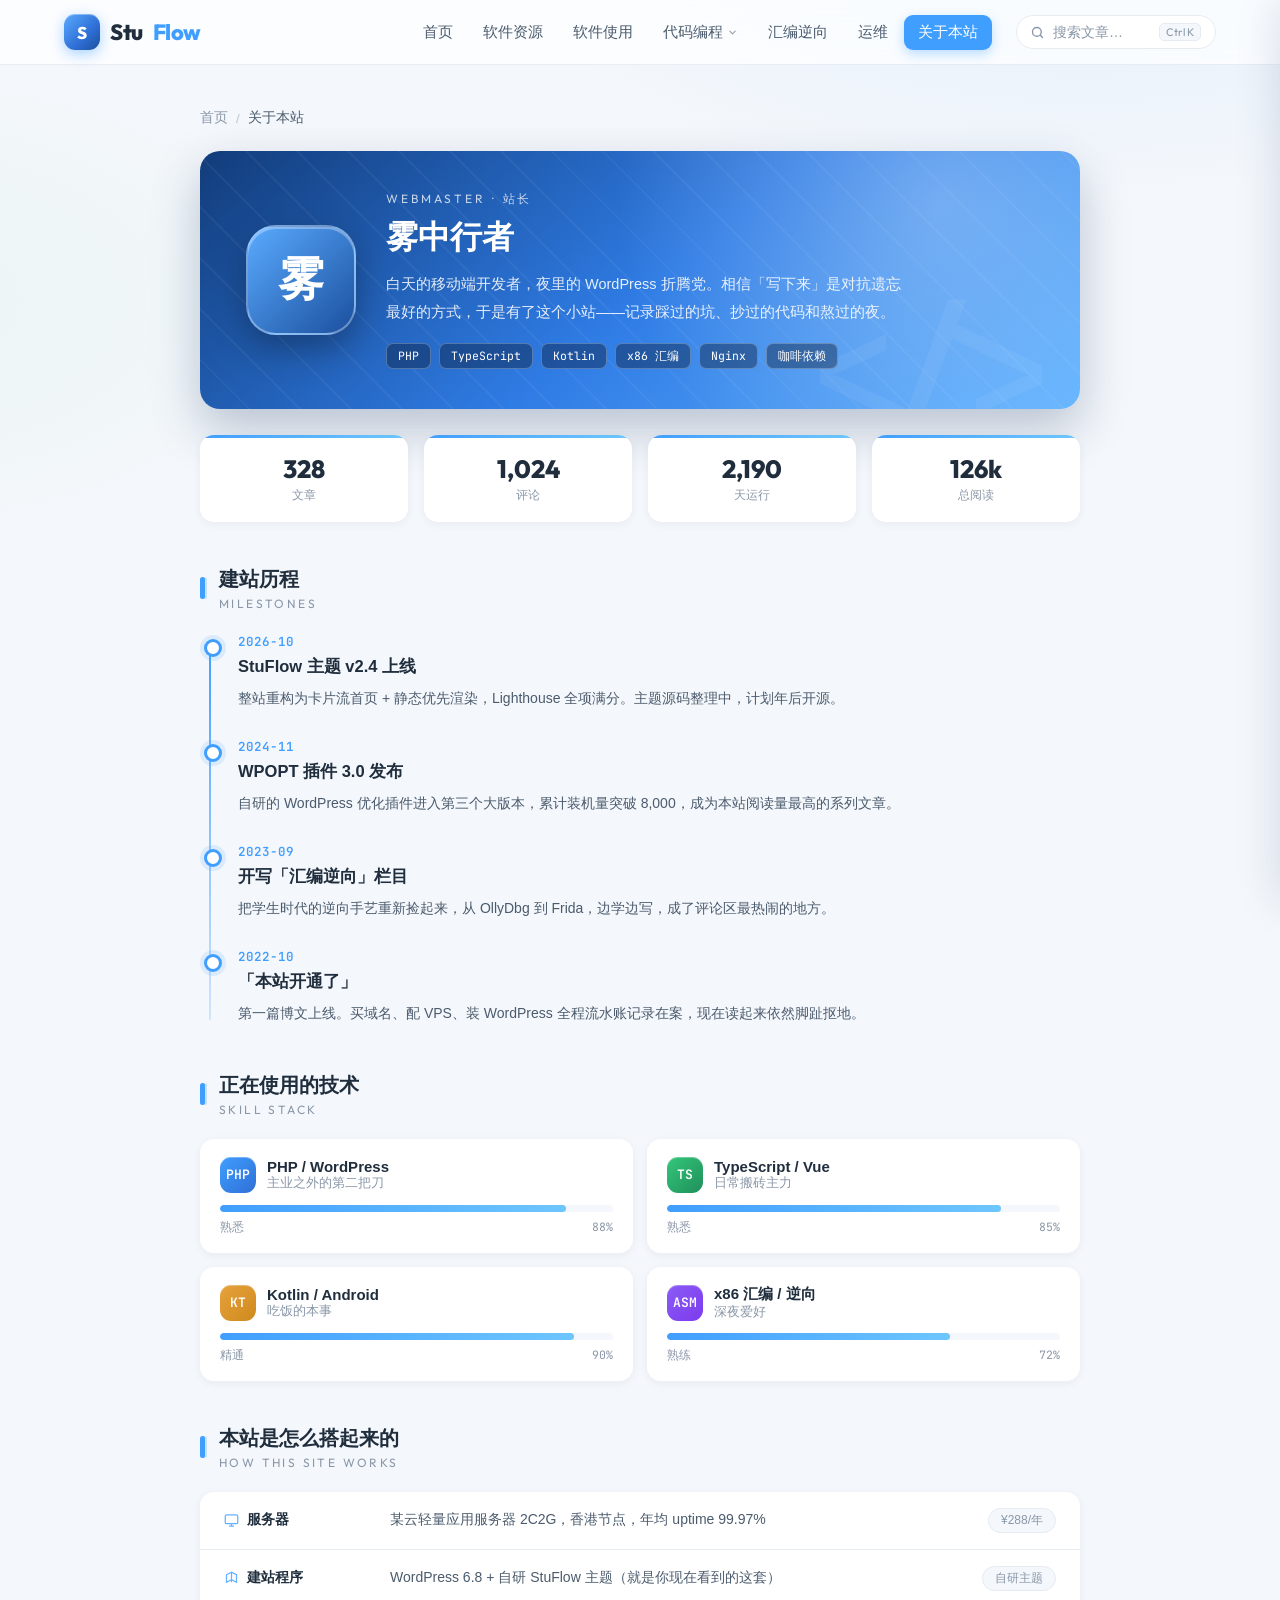
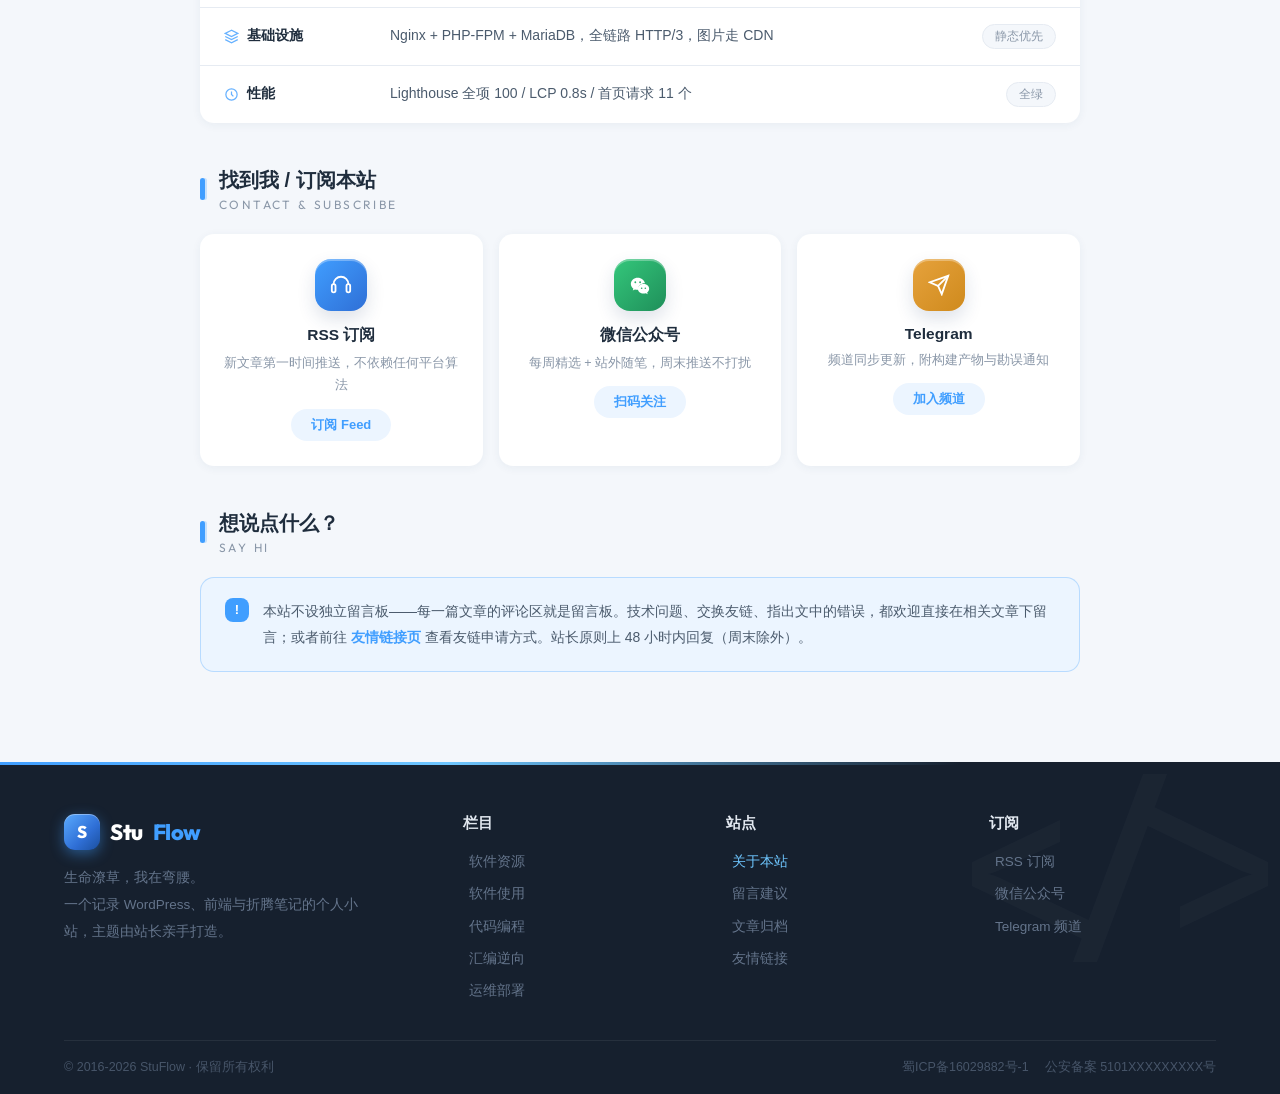
<file: about.html>
<!DOCTYPE html>
<html lang="zh-CN">
<head>
<meta charset="UTF-8">
<meta name="viewport" content="width=device-width, initial-scale=1.0">
<title>关于本站 · StuFlow</title>
<link rel="preconnect" href="https://fonts.googleapis.com">
<link href="https://fonts.googleapis.com/css2?family=Outfit:wght@400;500;600;700;800&family=JetBrains+Mono:wght@400;600&display=swap" rel="stylesheet">
<style>
:root{
  --blue:#409eff;--blue-deep:#2f6fd6;--blue-soft:#ecf5ff;--blue-ghost:rgba(64,158,255,.12);
  --green:#34c77b;--amber:#e6a23c;
  --ink:#1f2d3d;--ink-2:#4b5b6d;--ink-3:#8a97a8;
  --line:#e6ebf2;--bg:#f4f7fb;--card:#fff;
  --radius:14px;--radius-lg:20px;
  --shadow:0 2px 10px rgba(31,60,105,.06);--shadow-lift:0 16px 40px rgba(31,60,105,.16);
  --font-en:'Outfit',-apple-system,'PingFang SC','Microsoft YaHei',sans-serif;
  --font-mono:'JetBrains Mono','Cascadia Code',Consolas,monospace;
  --font-cn:-apple-system,'PingFang SC','Hiragino Sans GB','Microsoft YaHei',sans-serif;
}
*{margin:0;padding:0;box-sizing:border-box}
html{scroll-behavior:smooth;scroll-padding-top:90px}
body{
  font-family:var(--font-cn);color:var(--ink);background:var(--bg);
  background-image:
    radial-gradient(ellipse 1000px 480px at 85% -100px,rgba(64,158,255,.10),transparent 62%),
    radial-gradient(ellipse 700px 400px at -8% 300px,rgba(52,199,123,.05),transparent 60%);
  background-attachment:fixed;-webkit-font-smoothing:antialiased;
}
a{color:inherit;text-decoration:none}
img{display:block;max-width:100%}
button{font-family:inherit}
.wrap{max-width:1200px;margin:0 auto;padding:0 24px}
.main-col{max-width:880px;margin:0 auto}

/* ── 导航（与首页一致） ── */
.progress{position:fixed;top:0;left:0;height:3px;width:0;z-index:300;
  background:linear-gradient(90deg,var(--blue),#6ec6ff);box-shadow:0 0 10px rgba(64,158,255,.6);transition:width .08s linear}
.nav-wrap{position:sticky;top:0;z-index:100}
.nav{backdrop-filter:blur(16px) saturate(1.7);-webkit-backdrop-filter:blur(16px) saturate(1.7);
  background:rgba(255,255,255,.74);border-bottom:1px solid rgba(31,60,105,.08);transition:box-shadow .3s}
.nav.scrolled{box-shadow:0 6px 24px rgba(31,60,105,.08)}
.nav-inner{display:flex;align-items:center;gap:24px;height:64px;position:relative}
.logo{display:flex;align-items:center;gap:10px;font-family:var(--font-en);font-weight:800;font-size:22px;letter-spacing:-.02em;flex:none}
.logo-mark{width:36px;height:36px;border-radius:11px;
  background:linear-gradient(135deg,#5aabff 0%,#2f6fd6 60%,#1b4f9e 100%);
  display:grid;place-items:center;color:#fff;font-size:17px;font-weight:800;
  box-shadow:0 4px 14px rgba(64,158,255,.45),inset 0 1px 0 rgba(255,255,255,.35);
  transition:transform .3s cubic-bezier(.34,1.56,.64,1)}
.logo:hover .logo-mark{transform:rotate(-8deg) scale(1.08)}
.logo em{font-style:normal;color:var(--blue)}
.nav-menu{display:flex;gap:2px;list-style:none;margin-left:auto}
.nav-menu>li{position:relative}
.nav-menu>li>a{display:flex;align-items:center;gap:4px;padding:8px 14px;border-radius:9px;
  font-size:15px;color:var(--ink-2);font-weight:500;transition:all .18s}
.nav-menu>li>a .car{opacity:.55;transition:transform .2s}
.nav-menu>li:hover>a{color:var(--blue);background:var(--blue-ghost)}
.nav-menu>li:hover>a .car{transform:rotate(180deg)}
.nav-menu>li>a.active{color:#fff;background:var(--blue);box-shadow:0 4px 12px rgba(64,158,255,.35)}
.submenu{position:absolute;top:calc(100% + 8px);left:50%;transform:translateX(-50%) translateY(6px);
  background:#fff;border:1px solid var(--line);border-radius:12px;box-shadow:0 18px 44px rgba(31,60,105,.16);
  padding:8px;min-width:430px;display:grid;grid-template-columns:1fr 1fr;gap:2px;
  opacity:0;visibility:hidden;transition:all .2s cubic-bezier(.2,.8,.3,1)}
.nav-menu>li:hover .submenu{opacity:1;visibility:visible;transform:translateX(-50%) translateY(0)}
.submenu::before{content:"";position:absolute;top:-4px;left:0;right:0;height:8px}
.submenu a{display:flex;align-items:center;gap:10px;padding:9px 12px;border-radius:8px;font-size:14px;color:var(--ink-2);transition:all .15s}
.submenu a:hover{background:var(--blue-soft);color:var(--blue)}
.submenu .ic{width:28px;height:28px;border-radius:8px;display:grid;place-items:center;font-family:var(--font-mono);font-size:11px;font-weight:600;color:#fff;flex:none}
.submenu .tx b{display:block;font-size:14px;font-weight:600}
.submenu .tx span{font-size:12px;color:var(--ink-3)}
.nav-search{display:flex;align-items:center;gap:8px;background:#fff;border:1px solid var(--line);border-radius:99px;
  padding:7px 14px 7px 13px;width:200px;transition:all .25s;flex:none}
.nav-search:focus-within{border-color:var(--blue);box-shadow:0 0 0 3px rgba(64,158,255,.15);width:250px}
.nav-search svg{flex:none;color:var(--ink-3)}
.nav-search input{border:none;outline:none;background:none;font-size:14px;width:100%;color:var(--ink);font-family:var(--font-cn)}
.nav-search input::placeholder{color:var(--ink-3)}
.nav-search kbd{font-family:var(--font-en);font-size:11px;color:var(--ink-3);border:1px solid var(--line);border-radius:5px;padding:1px 6px;background:var(--bg);flex:none}
.nav-burger{display:none;margin-left:auto;background:none;border:none;cursor:pointer;color:var(--ink);padding:6px}
.drawer-mask{position:fixed;inset:0;background:rgba(15,23,42,.4);z-index:198;opacity:0;visibility:hidden;transition:all .25s;backdrop-filter:blur(2px)}
.drawer{position:fixed;top:0;right:-290px;width:280px;height:100vh;background:#fff;z-index:199;
  transition:right .28s cubic-bezier(.2,.8,.3,1);padding:22px 18px;overflow-y:auto;box-shadow:-12px 0 40px rgba(31,60,105,.15)}
.drawer.open{right:0}.drawer-mask.open{opacity:1;visibility:visible}
.drawer .d-head{display:flex;justify-content:space-between;align-items:center;margin-bottom:20px}
.drawer .d-head .logo{font-size:19px}
.drawer .d-close{background:none;border:none;cursor:pointer;color:var(--ink-3);padding:4px}
.drawer a.d-link{display:flex;align-items:center;justify-content:space-between;padding:13px 14px;border-radius:10px;font-size:15.5px;color:var(--ink-2);font-weight:500}
.drawer a.d-link:hover,.drawer a.d-link.on{background:var(--blue-soft);color:var(--blue)}
.drawer a.d-link .n{font-family:var(--font-en);font-size:12px;color:var(--ink-3)}
.drawer .d-search{display:flex;gap:8px;align-items:center;background:var(--bg);border:1px solid var(--line);border-radius:99px;padding:9px 14px;margin-bottom:14px}
.drawer .d-search input{border:none;background:none;outline:none;font-size:14px;width:100%}

/* ── 站长卡片 ── */
.about-hero{padding:44px 0 8px}
.crumb{display:flex;align-items:center;gap:8px;font-size:13.5px;color:var(--ink-3);margin-bottom:24px;flex-wrap:wrap}
.crumb a:hover{color:var(--blue)}
.crumb .sep{opacity:.5}
.crumb .cur{color:var(--ink-2);font-weight:500}
.master{
  position:relative;overflow:hidden;border-radius:var(--radius-lg);
  background:linear-gradient(140deg,#123c7a 0%,#2f7ce5 52%,#5fb2ff 100%);
  box-shadow:0 20px 48px rgba(31,60,105,.28);color:#fff;
  padding:40px 46px;display:flex;align-items:center;gap:30px;
}
.master::before{content:"";position:absolute;inset:0;
  background:repeating-linear-gradient(45deg,transparent 0 34px,rgba(255,255,255,.045) 34px 36px),
    radial-gradient(circle at 84% 20%,rgba(255,255,255,.28),transparent 42%)}
.master::after{content:"</>";position:absolute;right:14px;bottom:-36px;font-family:var(--font-mono);font-weight:600;
  font-size:150px;color:rgba(255,255,255,.06);line-height:1;pointer-events:none}
.master .avatar{
  flex:none;width:110px;height:110px;border-radius:30px;z-index:1;
  background:linear-gradient(135deg,#5aabff,#1b4f9e);border:2px solid rgba(255,255,255,.35);
  display:grid;place-items:center;font-size:46px;font-weight:800;font-family:var(--font-en);
  box-shadow:0 14px 34px rgba(0,0,0,.3),inset 0 2px 0 rgba(255,255,255,.3);
}
.master .m-tx{position:relative;z-index:1}
.master .m-kicker{font-family:var(--font-en);font-size:12px;letter-spacing:.24em;text-transform:uppercase;color:rgba(255,255,255,.75);margin-bottom:8px}
.master h1{font-size:clamp(24px,3.4vw,32px);font-weight:800;margin-bottom:10px}
.master .m-bio{font-size:14.5px;line-height:1.95;color:rgba(255,255,255,.88);max-width:520px}
.master .m-tags{display:flex;gap:8px;flex-wrap:wrap;margin-top:16px}
.master .m-tags span{
  font-family:var(--font-mono);font-size:11.5px;color:#fff;background:rgba(8,24,52,.4);
  border:1px solid rgba(255,255,255,.25);border-radius:7px;padding:4px 11px;backdrop-filter:blur(6px);
}

/* ── 数据统计 ── */
.stats-row{display:grid;grid-template-columns:repeat(4,1fr);gap:16px;margin:26px 0 40px}
.stat{background:#fff;border-radius:var(--radius);box-shadow:var(--shadow);padding:18px 20px;text-align:center;position:relative;overflow:hidden;transition:all .2s}
.stat:hover{transform:translateY(-3px);box-shadow:var(--shadow-lift)}
.stat::before{content:"";position:absolute;top:0;left:0;right:0;height:3px;background:linear-gradient(90deg,var(--blue),#6ec6ff)}
.stat b{display:block;font-family:var(--font-en);font-size:25px;font-weight:800}
.stat:hover b{color:var(--blue)}
.stat span{font-size:12px;color:var(--ink-3)}

/* ── 区块标题 ── */
.sec-head{display:flex;align-items:center;gap:14px;margin:44px 0 22px;scroll-margin-top:90px}
.sec-head .bar{width:5px;height:22px;border-radius:3px;background:var(--blue);box-shadow:2px 0 0 rgba(64,158,255,.25)}
.sec-head h2{font-size:20px;font-weight:700}
.sec-head .sub{font-family:var(--font-en);font-size:12px;color:var(--ink-3);letter-spacing:.2em;text-transform:uppercase;margin-top:3px}

/* ── 建站历程时间线 ── */
.milestones{position:relative;padding-left:30px}
.milestones::before{content:"";position:absolute;left:9px;top:8px;bottom:8px;width:2px;
  background:linear-gradient(180deg,var(--blue),rgba(64,158,255,.2));border-radius:2px}
.ms{position:relative;padding:0 0 26px 8px}
.ms:last-child{padding-bottom:0}
.ms::before{content:"";position:absolute;left:-26px;top:6px;width:12px;height:12px;border-radius:50%;
  background:#fff;border:3.5px solid var(--blue);box-shadow:0 0 0 4px rgba(64,158,255,.13);z-index:1}
.ms .ms-date{font-family:var(--font-mono);font-size:12.5px;color:var(--blue);font-weight:600;margin-bottom:6px}
.ms h4{font-size:16.5px;font-weight:600;margin-bottom:7px}
.ms p{font-size:14px;color:var(--ink-2);line-height:1.95}

/* ── 技能栈 ── */
.skills{display:grid;grid-template-columns:1fr 1fr;gap:14px}
.skill{background:#fff;border-radius:var(--radius);box-shadow:var(--shadow);padding:18px 20px;transition:all .2s}
.skill:hover{transform:translateY(-3px);box-shadow:var(--shadow-lift)}
.skill .s-top{display:flex;align-items:center;gap:11px;margin-bottom:12px}
.skill .s-ic{width:36px;height:36px;border-radius:11px;display:grid;place-items:center;color:#fff;font-family:var(--font-mono);font-size:13px;font-weight:600;box-shadow:inset 0 1px 0 rgba(255,255,255,.3)}
.skill .s-name{font-size:15px;font-weight:600}
.skill .s-desc{font-size:12.5px;color:var(--ink-3)}
.skill .s-bar{height:7px;border-radius:99px;background:var(--bg);overflow:hidden;position:relative}
.skill .s-bar i{position:absolute;left:0;top:0;bottom:0;border-radius:99px;
  background:linear-gradient(90deg,var(--blue),#6ec6ff);width:0;transition:width 1.1s cubic-bezier(.2,.7,.3,1)}
.skill .s-lv{display:flex;justify-content:space-between;font-size:11.5px;color:var(--ink-3);margin-top:7px;font-family:var(--font-mono)}

/* ── 本站构成 ── */
.stack-list{display:grid;gap:0;background:#fff;border-radius:var(--radius);box-shadow:var(--shadow);overflow:hidden}
.stack-item{display:grid;grid-template-columns:150px 1fr auto;gap:16px;align-items:center;padding:16px 24px;border-bottom:1px solid var(--line);transition:background .15s;font-size:14px}
.stack-item:last-child{border-bottom:none}
.stack-item:hover{background:var(--blue-soft)}
.stack-item .k{font-weight:600;color:var(--ink);display:flex;align-items:center;gap:8px}
.stack-item .k svg{color:var(--blue);opacity:.8}
.stack-item .v{color:var(--ink-2);line-height:1.7}
.stack-item .note{font-size:12px;color:var(--ink-3);background:var(--bg);border:1px solid var(--line);border-radius:99px;padding:3px 12px;white-space:nowrap}

/* ── 联系订阅 ── */
.contact-grid{display:grid;grid-template-columns:repeat(3,1fr);gap:16px}
.ct{background:#fff;border-radius:var(--radius);box-shadow:var(--shadow);padding:24px 22px;text-align:center;transition:all .2s;border:1px solid transparent}
.ct:hover{border-color:rgba(64,158,255,.4);transform:translateY(-4px);box-shadow:0 12px 28px rgba(64,158,255,.12)}
.ct .ct-ic{width:52px;height:52px;border-radius:16px;margin:0 auto 14px;display:grid;place-items:center;color:#fff;
  box-shadow:inset 0 2px 0 rgba(255,255,255,.3),0 8px 18px rgba(31,60,105,.15)}
.ct h5{font-size:15.5px;font-weight:600;margin-bottom:6px}
.ct p{font-size:12.5px;color:var(--ink-3);line-height:1.8;margin-bottom:12px}
.ct .ct-btn{display:inline-block;font-size:13px;font-weight:600;color:var(--blue);background:var(--blue-soft);padding:7px 20px;border-radius:99px;transition:all .18s}
.ct:hover .ct-btn{background:var(--blue);color:#fff;box-shadow:0 5px 12px rgba(64,158,255,.3)}

/* ── 留言板 ── */
.gb-note{
  display:flex;gap:14px;background:var(--blue-soft);border:1px solid rgba(64,158,255,.3);
  border-radius:var(--radius);padding:20px 24px;font-size:14px;line-height:1.9;color:var(--ink-2);margin-bottom:18px;
}
.gb-note .ic{flex:none;width:24px;height:24px;border-radius:8px;background:var(--blue);color:#fff;display:grid;place-items:center;font-weight:700;font-size:13px}
.gb-note a{color:var(--blue);font-weight:600}

/* ── 返回顶部 ── */
.backtop{position:fixed;right:26px;bottom:30px;width:44px;height:44px;border-radius:13px;border:none;
  background:#fff;color:var(--blue);box-shadow:0 8px 24px rgba(31,60,105,.18);cursor:pointer;
  display:grid;place-items:center;opacity:0;visibility:hidden;transform:translateY(10px);
  transition:all .25s;z-index:150;border:1px solid var(--line)}
.backtop.show{opacity:1;visibility:visible;transform:none}
.backtop:hover{background:var(--blue);color:#fff;transform:translateY(-3px)}

/* ── 页脚 ── */
footer{margin-top:64px;background:#16202e;color:#94a3b8;padding:52px 0 0;position:relative;overflow:hidden}
footer::before{content:"";position:absolute;top:0;left:0;right:0;height:3px;
  background:linear-gradient(90deg,var(--blue),#6ec6ff 35%,transparent 75%)}
footer::after{content:"</>";position:absolute;right:-20px;top:6px;font-family:var(--font-mono);font-weight:600;
  font-size:200px;color:rgba(255,255,255,.025);line-height:1;pointer-events:none}
.foot-grid{display:grid;grid-template-columns:1.6fr 1fr 1fr 1fr;gap:36px;padding-bottom:40px;position:relative;z-index:1}
.foot-brand .logo{color:#fff;margin-bottom:14px}
.foot-brand p{font-size:13.5px;line-height:2;color:#64748b;max-width:300px}
.foot-col h5{color:#e2e8f0;font-size:15px;font-weight:600;margin-bottom:16px}
.foot-col ul{list-style:none;display:grid;gap:10px}
.foot-col a{font-size:13.5px;color:#64748b;transition:all .18s;display:inline-flex;align-items:center;gap:6px}
.foot-col a::before{content:"";width:0;height:1.5px;background:var(--blue);transition:width .2s}
.foot-col a:hover{color:#6ec6ff}
.foot-col a:hover::before{width:12px}
.foot-bar{border-top:1px solid rgba(255,255,255,.07);padding:18px 0;display:flex;justify-content:space-between;gap:12px;flex-wrap:wrap;font-size:12.5px;color:#475569}
.foot-bar .icp{display:flex;gap:16px;flex-wrap:wrap}

/* ── 动效 ── */
.reveal{opacity:0;transform:translateY(20px);transition:opacity .6s cubic-bezier(.2,.7,.3,1),transform .6s cubic-bezier(.2,.7,.3,1)}
.reveal.in{opacity:1;transform:none}
@keyframes rise{from{opacity:0;transform:translateY(18px)}to{opacity:1;transform:none}}
.crumb,.master,.stats-row{animation:rise .7s cubic-bezier(.2,.7,.3,1) both}
.stats-row{animation-delay:.08s}

/* ── 响应式 ── */
@media (max-width:1024px){
  .submenu{display:none}
  .skills{grid-template-columns:1fr}
  .contact-grid{grid-template-columns:1fr 1fr}
  .stats-row{grid-template-columns:repeat(2,1fr)}
  .foot-grid{grid-template-columns:1fr 1fr}
}
@media (max-width:768px){
  .nav-menu,.nav-search{display:none}
  .nav-burger{display:block}
  .about-hero{padding:32px 0 4px}
  .master{flex-direction:column;align-items:flex-start;padding:30px 26px;gap:20px}
  .master .avatar{width:88px;height:88px;font-size:36px;border-radius:24px}
  .stats-row{grid-template-columns:repeat(2,1fr)}
  .contact-grid{grid-template-columns:1fr}
  .stack-item{grid-template-columns:1fr;gap:6px}
  .stack-item .note{justify-self:start}
  .foot-grid{grid-template-columns:1fr;gap:28px}
  footer::after{font-size:120px}
  .backtop{right:16px;bottom:20px}
}
</style>
</head>
<body>

<div class="progress" id="progress"></div>

<div class="nav-wrap">
  <nav class="nav" id="nav">
    <div class="wrap nav-inner">
      <a class="logo" href="index.html"><span class="logo-mark">S</span>Stu<em>Flow</em></a>
      <ul class="nav-menu">
        <li><a href="index.html">首页</a></li>
        <li><a href="#">软件资源</a></li>
        <li><a href="#">软件使用</a></li>
        <li>
          <a href="category.html">代码编程
            <svg class="car" width="11" height="11" viewBox="0 0 24 24" fill="none" stroke="currentColor" stroke-width="2.5" stroke-linecap="round"><path d="m6 9 6 6 6-6"/></svg>
          </a>
          <div class="submenu">
            <a href="#"><span class="ic" style="background:#409eff">WP</span><span class="tx"><b>WordPress</b><span>主题与插件开发 86 篇</span></span></a>
            <a href="#"><span class="ic" style="background:#34c77b">JS</span><span class="tx"><b>JavaScript</b><span>ES 规范与工程实践 61 篇</span></span></a>
            <a href="#"><span class="ic" style="background:#e6a23c">KT</span><span class="tx"><b>Kotlin / Android</b><span>协程与移动端开发 28 篇</span></span></a>
            <a href="#"><span class="ic" style="background:#8b5cf6">C++</span><span class="tx"><b>C / C++</b><span>底层与性能优化 19 篇</span></span></a>
            <a href="#"><span class="ic" style="background:#f43f5e">VUE</span><span class="tx"><b>Vue</b><span>组件设计与生态 24 篇</span></span></a>
            <a href="#"><span class="ic" style="background:#0ea5e9">UNI</span><span class="tx"><b>UniApp</b><span>跨端开发笔记 12 篇</span></span></a>
          </div>
        </li>
        <li><a href="#">汇编逆向</a></li>
        <li><a href="#">运维</a></li>
        <li><a class="active" href="about.html">关于本站</a></li>
      </ul>
      <label class="nav-search">
        <svg width="15" height="15" viewBox="0 0 24 24" fill="none" stroke="currentColor" stroke-width="2.2" stroke-linecap="round"><circle cx="11" cy="11" r="7"/><path d="m20 20-3.5-3.5"/></svg>
        <input type="text" placeholder="搜索文章…">
        <kbd>Ctrl K</kbd>
      </label>
      <button class="nav-burger" id="burger" aria-label="菜单">
        <svg width="22" height="22" viewBox="0 0 24 24" fill="none" stroke="currentColor" stroke-width="2" stroke-linecap="round"><path d="M4 7h16M4 12h16M4 17h16"/></svg>
      </button>
    </div>
  </nav>
</div>

<div class="drawer-mask" id="drawerMask"></div>
<aside class="drawer" id="drawer">
  <div class="d-head">
    <a class="logo" href="index.html"><span class="logo-mark" style="width:30px;height:30px;font-size:14px">S</span>Stu<em>Flow</em></a>
    <button class="d-close" id="drawerClose" aria-label="关闭">
      <svg width="20" height="20" viewBox="0 0 24 24" fill="none" stroke="currentColor" stroke-width="2" stroke-linecap="round"><path d="M6 6l12 12M18 6 6 18"/></svg>
    </button>
  </div>
  <label class="d-search">
    <svg width="15" height="15" viewBox="0 0 24 24" fill="none" stroke="currentColor" stroke-width="2.2" stroke-linecap="round" style="color:var(--ink-3)"><circle cx="11" cy="11" r="7"/><path d="m20 20-3.5-3.5"/></svg>
    <input type="text" placeholder="搜索文章…">
  </label>
  <a class="d-link" href="index.html">首页</a>
  <a class="d-link" href="#">软件资源 <span class="n">92</span></a>
  <a class="d-link" href="#">软件使用 <span class="n">37</span></a>
  <a class="d-link" href="category.html">代码编程 <span class="n">74</span></a>
  <a class="d-link" href="#">汇编逆向 <span class="n">31</span></a>
  <a class="d-link" href="#">运维部署 <span class="n">45</span></a>
  <a class="d-link on" href="about.html">关于本站</a>
</aside>

<main class="wrap">
  <div class="main-col">
    <section class="about-hero">
      <nav class="crumb">
        <a href="index.html">首页</a><span class="sep">/</span>
        <span class="cur">关于本站</span>
      </nav>

      <!-- 站长卡片 -->
      <div class="master">
        <div class="avatar">雾</div>
        <div class="m-tx">
          <div class="m-kicker">Webmaster · 站长</div>
          <h1>雾中行者</h1>
          <p class="m-bio">白天的移动端开发者，夜里的 WordPress 折腾党。相信「写下来」是对抗遗忘最好的方式，于是有了这个小站——记录踩过的坑、抄过的代码和熬过的夜。</p>
          <div class="m-tags"><span>PHP</span><span>TypeScript</span><span>Kotlin</span><span>x86 汇编</span><span>Nginx</span><span>咖啡依赖</span></div>
        </div>
      </div>

      <!-- 数据统计 -->
      <div class="stats-row">
        <div class="stat"><b>328</b><span>文章</span></div>
        <div class="stat"><b>1,024</b><span>评论</span></div>
        <div class="stat"><b>2,190</b><span>天运行</span></div>
        <div class="stat"><b>126k</b><span>总阅读</span></div>
      </div>

      <!-- 建站历程 -->
      <div class="sec-head reveal"><span class="bar"></span><div><h2>建站历程</h2><div class="sub">Milestones</div></div></div>
      <div class="milestones reveal">
        <div class="ms">
          <div class="ms-date">2026-10</div>
          <h4>StuFlow 主题 v2.4 上线</h4>
          <p>整站重构为卡片流首页 + 静态优先渲染，Lighthouse 全项满分。主题源码整理中，计划年后开源。</p>
        </div>
        <div class="ms">
          <div class="ms-date">2024-11</div>
          <h4>WPOPT 插件 3.0 发布</h4>
          <p>自研的 WordPress 优化插件进入第三个大版本，累计装机量突破 8,000，成为本站阅读量最高的系列文章。</p>
        </div>
        <div class="ms">
          <div class="ms-date">2023-09</div>
          <h4>开写「汇编逆向」栏目</h4>
          <p>把学生时代的逆向手艺重新捡起来，从 OllyDbg 到 Frida，边学边写，成了评论区最热闹的地方。</p>
        </div>
        <div class="ms">
          <div class="ms-date">2022-10</div>
          <h4>「本站开通了」</h4>
          <p>第一篇博文上线。买域名、配 VPS、装 WordPress 全程流水账记录在案，现在读起来依然脚趾抠地。</p>
        </div>
      </div>

      <!-- 技能栈 -->
      <div class="sec-head reveal" id="skills"><span class="bar"></span><div><h2>正在使用的技术</h2><div class="sub">Skill Stack</div></div></div>
      <div class="skills reveal">
        <div class="skill">
          <div class="s-top"><span class="s-ic" style="background:linear-gradient(135deg,#409eff,#2f6fd6)">PHP</span><div><div class="s-name">PHP / WordPress</div><div class="s-desc">主业之外的第二把刀</div></div></div>
          <div class="s-bar"><i data-w="88%"></i></div>
          <div class="s-lv"><span>熟悉</span><span>88%</span></div>
        </div>
        <div class="skill">
          <div class="s-top"><span class="s-ic" style="background:linear-gradient(135deg,#34c77b,#1f8f5a)">TS</span><div><div class="s-name">TypeScript / Vue</div><div class="s-desc">日常搬砖主力</div></div></div>
          <div class="s-bar"><i data-w="85%"></i></div>
          <div class="s-lv"><span>熟悉</span><span>85%</span></div>
        </div>
        <div class="skill">
          <div class="s-top"><span class="s-ic" style="background:linear-gradient(135deg,#e6a23c,#cf8a1d)">KT</span><div><div class="s-name">Kotlin / Android</div><div class="s-desc">吃饭的本事</div></div></div>
          <div class="s-bar"><i data-w="90%"></i></div>
          <div class="s-lv"><span>精通</span><span>90%</span></div>
        </div>
        <div class="skill">
          <div class="s-top"><span class="s-ic" style="background:linear-gradient(135deg,#8b5cf6,#7c3aed)">ASM</span><div><div class="s-name">x86 汇编 / 逆向</div><div class="s-desc">深夜爱好</div></div></div>
          <div class="s-bar"><i data-w="72%"></i></div>
          <div class="s-lv"><span>熟练</span><span>72%</span></div>
        </div>
      </div>

      <!-- 本站构成 -->
      <div class="sec-head reveal"><span class="bar"></span><div><h2>本站是怎么搭起来的</h2><div class="sub">How This Site Works</div></div></div>
      <div class="stack-list reveal">
        <div class="stack-item">
          <span class="k"><svg width="15" height="15" viewBox="0 0 24 24" fill="none" stroke="currentColor" stroke-width="2"><rect x="2" y="3" width="20" height="14" rx="2"/><path d="M8 21h8m-4-4v4"/></svg>服务器</span>
          <span class="v">某云轻量应用服务器 2C2G，香港节点，年均 uptime 99.97%</span>
          <span class="note">¥288/年</span>
        </div>
        <div class="stack-item">
          <span class="k"><svg width="15" height="15" viewBox="0 0 24 24" fill="none" stroke="currentColor" stroke-width="2"><path d="m4 6 8-4 8 4v12l-8-4-8 4V6Z"/><path d="M12 2v16"/></svg>建站程序</span>
          <span class="v">WordPress 6.8 + 自研 StuFlow 主题（就是你现在看到的这套）</span>
          <span class="note">自研主题</span>
        </div>
        <div class="stack-item">
          <span class="k"><svg width="15" height="15" viewBox="0 0 24 24" fill="none" stroke="currentColor" stroke-width="2"><path d="M12 2 2 7l10 5 10-5-10-5Z"/><path d="m2 17 10 5 10-5M2 12l10 5 10-5"/></svg>基础设施</span>
          <span class="v">Nginx + PHP-FPM + MariaDB，全链路 HTTP/3，图片走 CDN</span>
          <span class="note">静态优先</span>
        </div>
        <div class="stack-item">
          <span class="k"><svg width="15" height="15" viewBox="0 0 24 24" fill="none" stroke="currentColor" stroke-width="2"><circle cx="12" cy="12" r="9"/><path d="M12 7v5l3 3"/></svg>性能</span>
          <span class="v">Lighthouse 全项 100 / LCP 0.8s / 首页请求 11 个</span>
          <span class="note">全绿</span>
        </div>
      </div>

      <!-- 联系与订阅 -->
      <div class="sec-head reveal"><span class="bar"></span><div><h2>找到我 / 订阅本站</h2><div class="sub">Contact & Subscribe</div></div></div>
      <div class="contact-grid reveal">
        <div class="ct">
          <div class="ct-ic" style="background:linear-gradient(135deg,#409eff,#2f6fd6)">
            <svg width="22" height="22" viewBox="0 0 24 24" fill="none" stroke="currentColor" stroke-width="2" stroke-linecap="round"><path d="M4 11a8 8 0 0 1 16 0"/><rect x="2" y="11" width="4" height="9" rx="2"/><rect x="18" y="11" width="4" height="9" rx="2"/></svg>
          </div>
          <h5>RSS 订阅</h5>
          <p>新文章第一时间推送，不依赖任何平台算法</p>
          <a class="ct-btn" href="#">订阅 Feed</a>
        </div>
        <div class="ct">
          <div class="ct-ic" style="background:linear-gradient(135deg,#34c77b,#1f8f5a)">
            <svg width="22" height="22" viewBox="0 0 24 24" fill="currentColor"><path d="M9.5 4C5.5 4 2 6.9 2 10.7c0 2.2 1.1 4 2.8 5.3l-.7 2.1 2.4-1.2c.9.2 1.7.4 3 .4h.6a5.5 5.5 0 0 1-.1-1.1c0-3.4 3.2-6 7-6h.4C16.9 6.7 13.6 4 9.5 4Zm-2.6 4a1 1 0 1 1 0 2 1 1 0 0 1 0-2Zm5.2 0a1 1 0 1 1 0 2 1 1 0 0 1 0-2Z"/><path d="M22 16.2c0-3-2.9-5.2-6.2-5.2s-6.2 2.3-6.2 5.2 2.9 5.2 6.2 5.2c.9 0 1.8-.2 2.6-.4l2 1-.6-1.8c1.4-1 2.2-2.4 2.2-4Zm-8.2-1.6a.9.9 0 1 1 0 1.8.9.9 0 0 1 0-1.8Zm4 0a.9.9 0 1 1 0 1.8.9.9 0 0 1 0-1.8Z"/></svg>
          </div>
          <h5>微信公众号</h5>
          <p>每周精选 + 站外随笔，周末推送不打扰</p>
          <a class="ct-btn" href="#">扫码关注</a>
        </div>
        <div class="ct">
          <div class="ct-ic" style="background:linear-gradient(135deg,#e6a23c,#cf8a1d)">
            <svg width="22" height="22" viewBox="0 0 24 24" fill="none" stroke="currentColor" stroke-width="2" stroke-linecap="round"><path d="m22 2-7 20-4-9-9-4 20-7Z"/><path d="M22 2 11 13"/></svg>
          </div>
          <h5>Telegram</h5>
          <p>频道同步更新，附构建产物与勘误通知</p>
          <a class="ct-btn" href="#">加入频道</a>
        </div>
      </div>

      <!-- 留言板指引 -->
      <div class="sec-head reveal"><span class="bar"></span><div><h2>想说点什么？</h2><div class="sub">Say Hi</div></div></div>
      <div class="gb-note reveal">
        <span class="ic">!</span>
        <div>
          本站不设独立留言板——每一篇文章的评论区就是留言板。技术问题、交换友链、指出文中的错误，都欢迎直接在相关文章下留言；或者前往
          <a href="links.html">友情链接页</a> 查看友链申请方式。站长原则上 48 小时内回复（周末除外）。
        </div>
      </div>
    </section>
  </div>
</main>

<button class="backtop" id="backtop" aria-label="返回顶部">
  <svg width="18" height="18" viewBox="0 0 24 24" fill="none" stroke="currentColor" stroke-width="2.4" stroke-linecap="round"><path d="M12 20V6m-6 6 6-6 6 6"/></svg>
</button>

<footer>
  <div class="wrap">
    <div class="foot-grid">
      <div class="foot-brand">
        <a class="logo" href="index.html"><span class="logo-mark">S</span>Stu<em>Flow</em></a>
        <p>生命潦草，我在弯腰。<br>一个记录 WordPress、前端与折腾笔记的个人小站，主题由站长亲手打造。</p>
      </div>
      <div class="foot-col">
        <h5>栏目</h5>
        <ul><li><a href="#">软件资源</a></li><li><a href="#">软件使用</a></li><li><a href="category.html">代码编程</a></li><li><a href="#">汇编逆向</a></li><li><a href="#">运维部署</a></li></ul>
      </div>
      <div class="foot-col">
        <h5>站点</h5>
        <ul><li><a class="active" href="about.html" style="color:#6ec6ff">关于本站</a></li><li><a href="#">留言建议</a></li><li><a href="archive.html">文章归档</a></li><li><a href="links.html">友情链接</a></li></ul>
      </div>
      <div class="foot-col">
        <h5>订阅</h5>
        <ul><li><a href="#">RSS 订阅</a></li><li><a href="#">微信公众号</a></li><li><a href="#">Telegram 频道</a></li></ul>
      </div>
    </div>
    <div class="foot-bar">
      <span>© 2016-2026 StuFlow · 保留所有权利</span>
      <span class="icp"><span>蜀ICP备16029882号-1</span><span>公安备案 5101XXXXXXXXX号</span></span>
    </div>
  </div>
</footer>

<script>
const progress=document.getElementById('progress'),nav=document.getElementById('nav'),backtop=document.getElementById('backtop');
addEventListener('scroll',()=>{
  const h=document.documentElement,max=h.scrollHeight-h.clientHeight;
  progress.style.width=(h.scrollTop/max*100)+'%';
  nav.classList.toggle('scrolled',h.scrollTop>10);
  backtop.classList.toggle('show',h.scrollTop>600);
},{passive:true});
backtop.addEventListener('click',()=>scrollTo({top:0,behavior:'smooth'}));
const drawer=document.getElementById('drawer'),mask=document.getElementById('drawerMask');
const openDrawer=()=>{drawer.classList.add('open');mask.classList.add('open');document.body.style.overflow='hidden'};
const closeDrawer=()=>{drawer.classList.remove('open');mask.classList.remove('open');document.body.style.overflow=''};
document.getElementById('burger').addEventListener('click',openDrawer);
document.getElementById('drawerClose').addEventListener('click',closeDrawer);
mask.addEventListener('click',closeDrawer);

/* 技能条滚动入场后再生长 */
const io=new IntersectionObserver(es=>es.forEach(e=>{
  if(e.isIntersecting){
    e.target.classList.add('in');
    e.target.querySelectorAll('.s-bar i').forEach((bar,i)=>{
      setTimeout(()=>bar.style.width=bar.dataset.w,i*120);
    });
    io.unobserve(e.target);
  }
}),{threshold:.12});
document.querySelectorAll('.reveal').forEach(el=>io.observe(el));
</script>
</body>
</html>
</file>
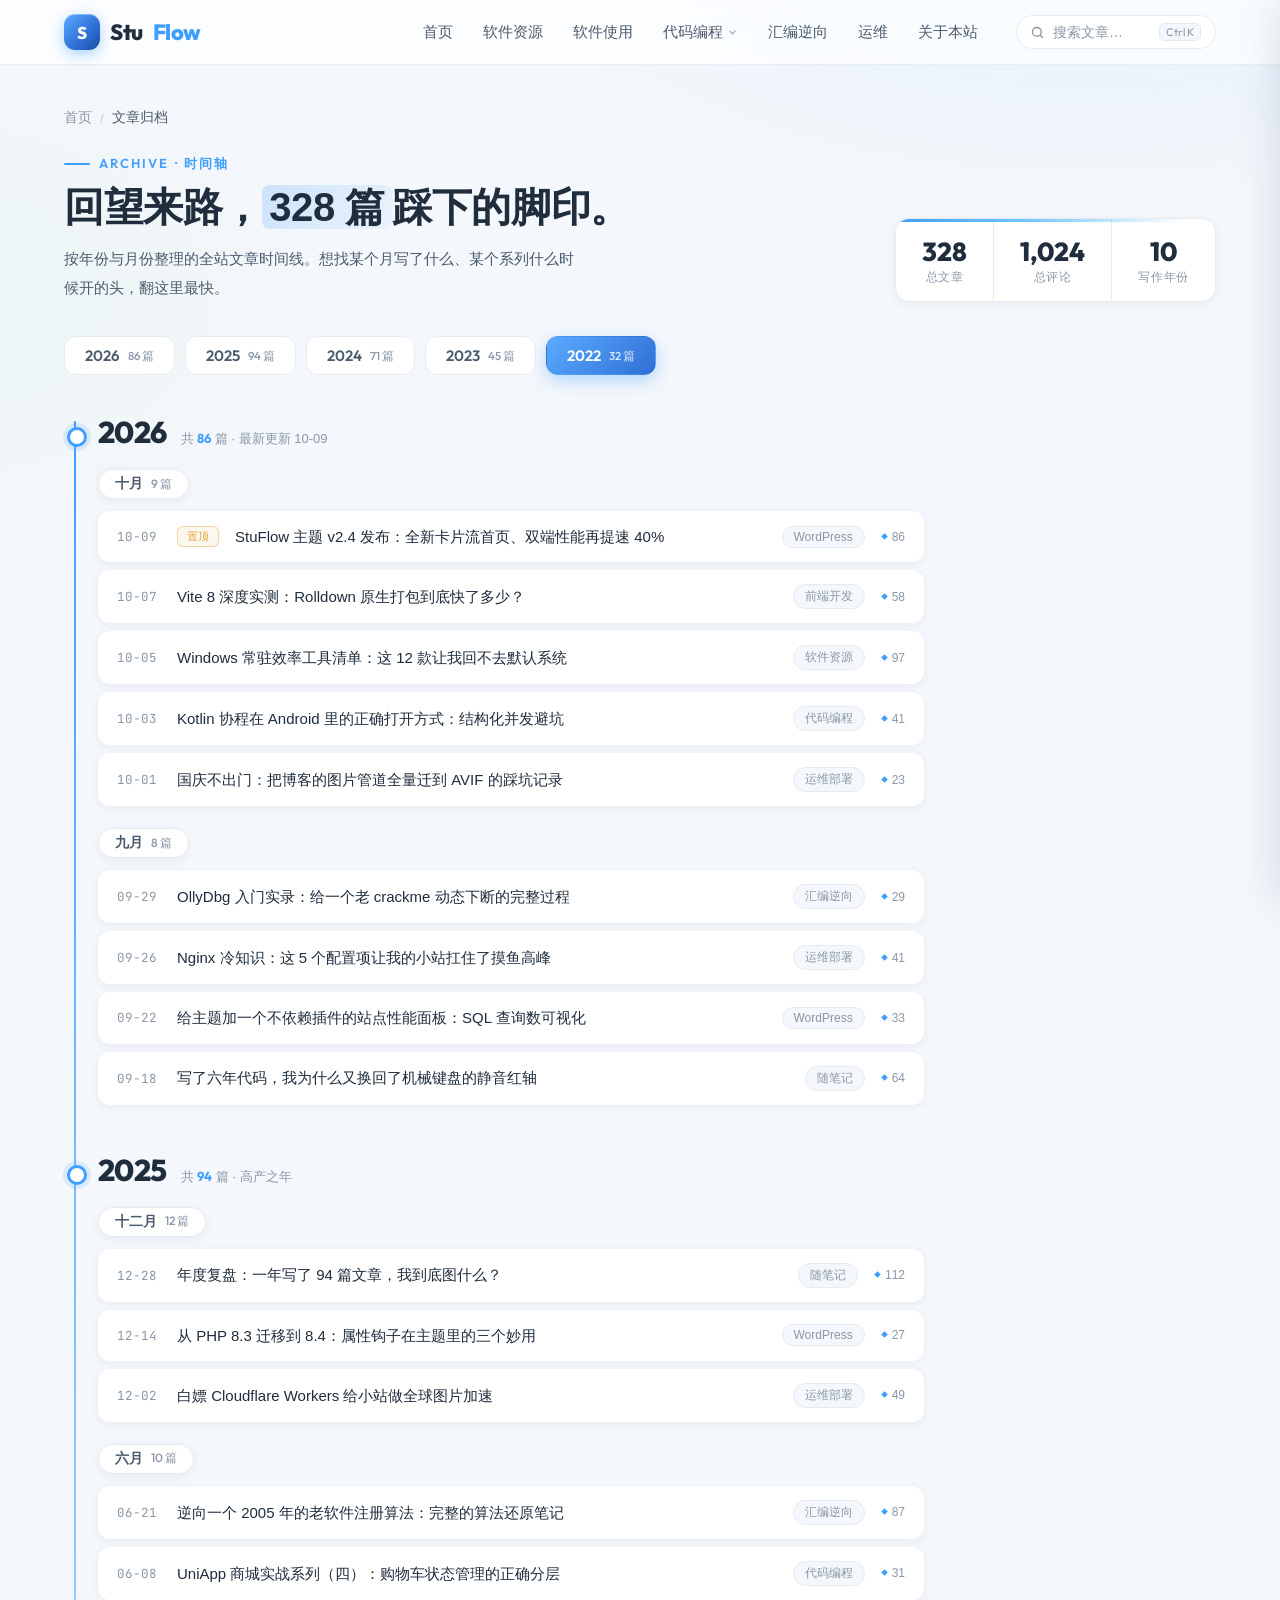
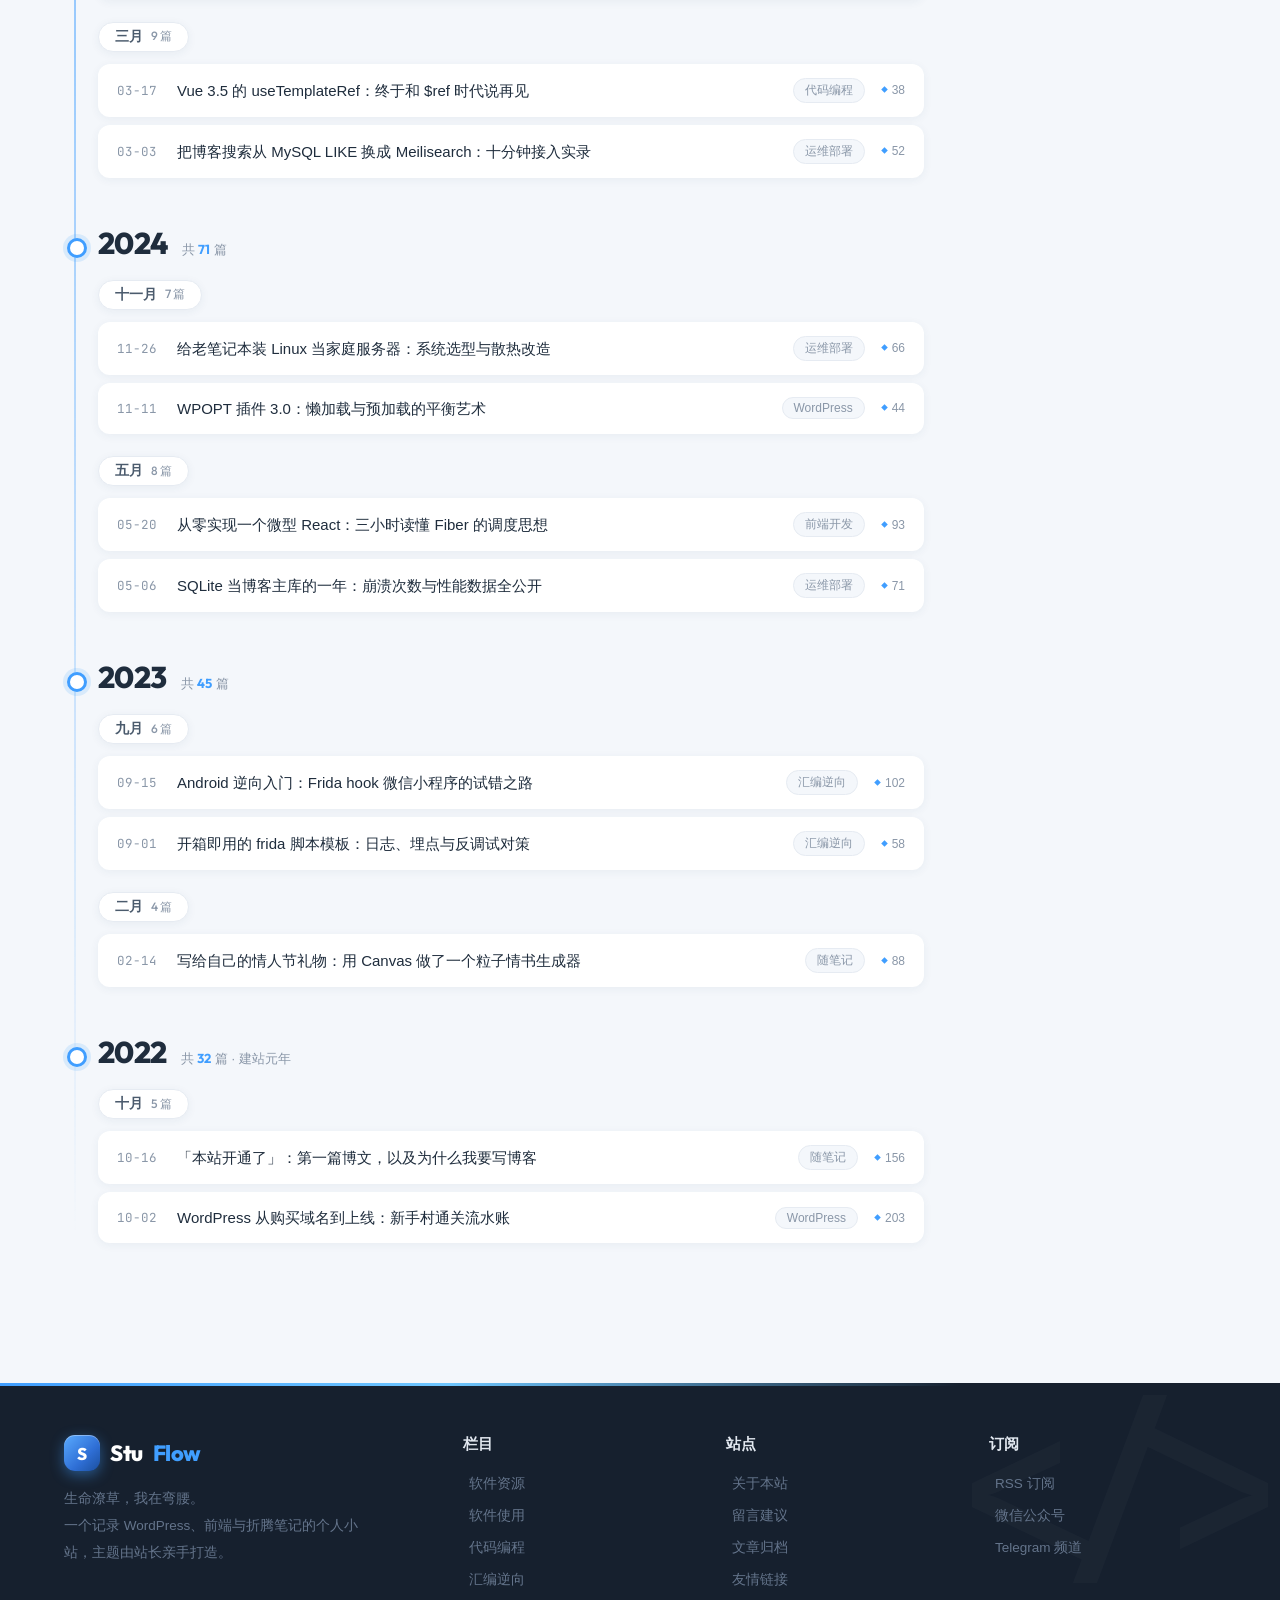
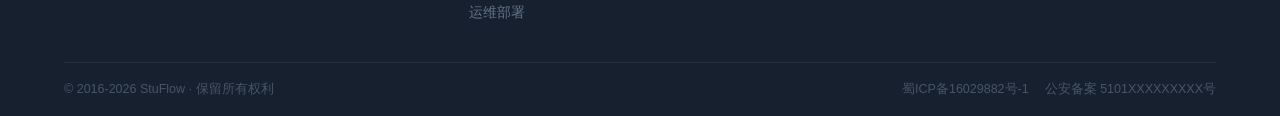
<file: archive.html>
<!DOCTYPE html>
<html lang="zh-CN">
<head>
<meta charset="UTF-8">
<meta name="viewport" content="width=device-width, initial-scale=1.0">
<title>文章归档 · StuFlow</title>
<link rel="preconnect" href="https://fonts.googleapis.com">
<link href="https://fonts.googleapis.com/css2?family=Outfit:wght@400;500;600;700;800&family=JetBrains+Mono:wght@400;600&display=swap" rel="stylesheet">
<style>
:root{
  --blue:#409eff;--blue-deep:#2f6fd6;--blue-soft:#ecf5ff;--blue-ghost:rgba(64,158,255,.12);
  --green:#34c77b;--amber:#e6a23c;
  --ink:#1f2d3d;--ink-2:#4b5b6d;--ink-3:#8a97a8;
  --line:#e6ebf2;--bg:#f4f7fb;--card:#fff;
  --radius:14px;--radius-lg:20px;
  --shadow:0 2px 10px rgba(31,60,105,.06);--shadow-lift:0 16px 40px rgba(31,60,105,.16);
  --font-en:'Outfit',-apple-system,'PingFang SC','Microsoft YaHei',sans-serif;
  --font-mono:'JetBrains Mono','Cascadia Code',Consolas,monospace;
  --font-cn:-apple-system,'PingFang SC','Hiragino Sans GB','Microsoft YaHei',sans-serif;
}
*{margin:0;padding:0;box-sizing:border-box}
html{scroll-behavior:smooth}
body{
  font-family:var(--font-cn);color:var(--ink);background:var(--bg);
  background-image:
    radial-gradient(ellipse 1000px 480px at 85% -100px,rgba(64,158,255,.10),transparent 62%),
    radial-gradient(ellipse 700px 400px at -8% 300px,rgba(52,199,123,.05),transparent 60%);
  background-attachment:fixed;-webkit-font-smoothing:antialiased;
}
a{color:inherit;text-decoration:none}
img{display:block;max-width:100%}
button{font-family:inherit}
.wrap{max-width:1200px;margin:0 auto;padding:0 24px}

/* ── 导航（与首页一致） ── */
.progress{position:fixed;top:0;left:0;height:3px;width:0;z-index:300;
  background:linear-gradient(90deg,var(--blue),#6ec6ff);box-shadow:0 0 10px rgba(64,158,255,.6);transition:width .08s linear}
.nav-wrap{position:sticky;top:0;z-index:100}
.nav{backdrop-filter:blur(16px) saturate(1.7);-webkit-backdrop-filter:blur(16px) saturate(1.7);
  background:rgba(255,255,255,.74);border-bottom:1px solid rgba(31,60,105,.08);transition:box-shadow .3s}
.nav.scrolled{box-shadow:0 6px 24px rgba(31,60,105,.08)}
.nav-inner{display:flex;align-items:center;gap:24px;height:64px;position:relative}
.logo{display:flex;align-items:center;gap:10px;font-family:var(--font-en);font-weight:800;font-size:22px;letter-spacing:-.02em;flex:none}
.logo-mark{width:36px;height:36px;border-radius:11px;
  background:linear-gradient(135deg,#5aabff 0%,#2f6fd6 60%,#1b4f9e 100%);
  display:grid;place-items:center;color:#fff;font-size:17px;font-weight:800;
  box-shadow:0 4px 14px rgba(64,158,255,.45),inset 0 1px 0 rgba(255,255,255,.35);
  transition:transform .3s cubic-bezier(.34,1.56,.64,1)}
.logo:hover .logo-mark{transform:rotate(-8deg) scale(1.08)}
.logo em{font-style:normal;color:var(--blue)}
.nav-menu{display:flex;gap:2px;list-style:none;margin-left:auto}
.nav-menu>li{position:relative}
.nav-menu>li>a{display:flex;align-items:center;gap:4px;padding:8px 14px;border-radius:9px;
  font-size:15px;color:var(--ink-2);font-weight:500;transition:all .18s}
.nav-menu>li>a .car{opacity:.55;transition:transform .2s}
.nav-menu>li:hover>a{color:var(--blue);background:var(--blue-ghost)}
.nav-menu>li:hover>a .car{transform:rotate(180deg)}
.nav-menu>li>a.active{color:#fff;background:var(--blue);box-shadow:0 4px 12px rgba(64,158,255,.35)}
.submenu{position:absolute;top:calc(100% + 8px);left:50%;transform:translateX(-50%) translateY(6px);
  background:#fff;border:1px solid var(--line);border-radius:12px;box-shadow:0 18px 44px rgba(31,60,105,.16);
  padding:8px;min-width:430px;display:grid;grid-template-columns:1fr 1fr;gap:2px;
  opacity:0;visibility:hidden;transition:all .2s cubic-bezier(.2,.8,.3,1)}
.nav-menu>li:hover .submenu{opacity:1;visibility:visible;transform:translateX(-50%) translateY(0)}
.submenu::before{content:"";position:absolute;top:-4px;left:0;right:0;height:8px}
.submenu a{display:flex;align-items:center;gap:10px;padding:9px 12px;border-radius:8px;font-size:14px;color:var(--ink-2);transition:all .15s}
.submenu a:hover{background:var(--blue-soft);color:var(--blue)}
.submenu .ic{width:28px;height:28px;border-radius:8px;display:grid;place-items:center;font-family:var(--font-mono);font-size:11px;font-weight:600;color:#fff;flex:none}
.submenu .tx b{display:block;font-size:14px;font-weight:600}
.submenu .tx span{font-size:12px;color:var(--ink-3)}
.nav-search{display:flex;align-items:center;gap:8px;background:#fff;border:1px solid var(--line);border-radius:99px;
  padding:7px 14px 7px 13px;width:200px;transition:all .25s;flex:none}
.nav-search:focus-within{border-color:var(--blue);box-shadow:0 0 0 3px rgba(64,158,255,.15);width:250px}
.nav-search svg{flex:none;color:var(--ink-3)}
.nav-search input{border:none;outline:none;background:none;font-size:14px;width:100%;color:var(--ink);font-family:var(--font-cn)}
.nav-search input::placeholder{color:var(--ink-3)}
.nav-search kbd{font-family:var(--font-en);font-size:11px;color:var(--ink-3);border:1px solid var(--line);border-radius:5px;padding:1px 6px;background:var(--bg);flex:none}
.nav-burger{display:none;margin-left:auto;background:none;border:none;cursor:pointer;color:var(--ink);padding:6px}
.drawer-mask{position:fixed;inset:0;background:rgba(15,23,42,.4);z-index:198;opacity:0;visibility:hidden;transition:all .25s;backdrop-filter:blur(2px)}
.drawer{position:fixed;top:0;right:-290px;width:280px;height:100vh;background:#fff;z-index:199;
  transition:right .28s cubic-bezier(.2,.8,.3,1);padding:22px 18px;overflow-y:auto;box-shadow:-12px 0 40px rgba(31,60,105,.15)}
.drawer.open{right:0}.drawer-mask.open{opacity:1;visibility:visible}
.drawer .d-head{display:flex;justify-content:space-between;align-items:center;margin-bottom:20px}
.drawer .d-head .logo{font-size:19px}
.drawer .d-close{background:none;border:none;cursor:pointer;color:var(--ink-3);padding:4px}
.drawer a.d-link{display:flex;align-items:center;justify-content:space-between;padding:13px 14px;border-radius:10px;font-size:15.5px;color:var(--ink-2);font-weight:500}
.drawer a.d-link:hover,.drawer a.d-link.on{background:var(--blue-soft);color:var(--blue)}
.drawer a.d-link .n{font-family:var(--font-en);font-size:12px;color:var(--ink-3)}
.drawer .d-search{display:flex;gap:8px;align-items:center;background:var(--bg);border:1px solid var(--line);border-radius:99px;padding:9px 14px;margin-bottom:14px}
.drawer .d-search input{border:none;background:none;outline:none;font-size:14px;width:100%}

/* ── 归档头部 ── */
.arc-hero{padding:44px 0 30px}
.crumb{display:flex;align-items:center;gap:8px;font-size:13.5px;color:var(--ink-3);margin-bottom:24px;flex-wrap:wrap}
.crumb a:hover{color:var(--blue)}
.crumb .sep{opacity:.5}
.crumb .cur{color:var(--ink-2);font-weight:500}
.arc-head{display:flex;align-items:flex-end;justify-content:space-between;gap:24px;flex-wrap:wrap;margin-bottom:34px}
.arc-head h1{font-size:clamp(28px,4vw,40px);font-weight:800;letter-spacing:-.01em;line-height:1.3;margin:8px 0 12px}
.arc-head h1 .hl{background:linear-gradient(120deg,rgba(64,158,255,.22),rgba(64,158,255,.05));padding:0 .18em;border-radius:8px}
.arc-head .kicker{font-family:var(--font-en);font-weight:600;font-size:13px;color:var(--blue);letter-spacing:.16em;text-transform:uppercase;display:inline-flex;align-items:center;gap:9px}
.arc-head .kicker::before{content:"";width:26px;height:2px;border-radius:2px;background:var(--blue)}
.arc-head p{color:var(--ink-2);font-size:15px;max-width:520px;line-height:1.9}
.arc-stats{display:flex;border:1px solid var(--line);border-radius:var(--radius);background:#fff;box-shadow:var(--shadow);overflow:hidden;position:relative}
.arc-stats::before{content:"";position:absolute;top:0;left:0;right:0;height:3px;
  background:linear-gradient(90deg,var(--blue),#6ec6ff 40%,transparent 90%)}
.astat{padding:18px 26px 15px;text-align:center;border-right:1px solid var(--line);cursor:default;transition:background .2s}
.astat:last-child{border-right:none}
.astat:hover{background:var(--blue-soft)}
.astat b{display:block;font-family:var(--font-en);font-size:26px;font-weight:800;line-height:1.15}
.astat:hover b{color:var(--blue)}
.astat span{font-size:12px;color:var(--ink-3);letter-spacing:.06em}

/* ── 年份锚点 ── */
.year-tabs{display:flex;gap:10px;flex-wrap:wrap;margin-bottom:38px}
.ytab{
  display:inline-flex;align-items:center;gap:8px;padding:9px 20px;border-radius:12px;
  font-family:var(--font-en);font-size:15px;font-weight:600;color:var(--ink-2);
  background:#fff;border:1px solid var(--line);transition:all .18s;cursor:pointer;
}
.ytab .n{font-size:11.5px;color:var(--ink-3);font-weight:500}
.ytab:hover{border-color:var(--blue);color:var(--blue);transform:translateY(-1px)}
.ytab.on{background:linear-gradient(135deg,#5aabff,#2f6fd6);border-color:transparent;color:#fff;box-shadow:0 6px 16px rgba(64,158,255,.35)}
.ytab.on .n{color:rgba(255,255,255,.8)}

/* ── 时间线 ── */
.timeline{position:relative;padding-left:34px;max-width:860px}
.timeline::before{
  content:"";position:absolute;left:10px;top:8px;bottom:8px;width:2px;
  background:linear-gradient(180deg,var(--blue) 0%,rgba(64,158,255,.25) 75%,transparent 100%);
  border-radius:2px;
}
.year-block{position:relative;margin-bottom:46px;scroll-margin-top:90px}
.year-block::before{
  content:"";position:absolute;left:-31px;top:14px;width:14px;height:14px;border-radius:50%;
  background:#fff;border:3.5px solid var(--blue);box-shadow:0 0 0 4px rgba(64,158,255,.15);z-index:1;
}
.year-head{display:flex;align-items:baseline;gap:14px;margin-bottom:18px}
.year-head h2{font-family:var(--font-en);font-size:30px;font-weight:800;letter-spacing:-.02em}
.year-head .cnt{font-size:13px;color:var(--ink-3)}
.year-head .cnt b{color:var(--blue);font-family:var(--font-en)}
/* 月份组 */
.month-group{margin-bottom:22px}
.month-group .mg-head{
  display:inline-flex;align-items:center;gap:8px;font-size:14px;font-weight:600;color:var(--ink-2);
  background:#fff;border:1px solid var(--line);border-radius:99px;padding:5px 16px;margin-bottom:12px;
  box-shadow:var(--shadow);
}
.month-group .mg-head .n{font-family:var(--font-en);font-size:12px;color:var(--ink-3);font-weight:500}
.arc-item{
  display:flex;align-items:center;gap:16px;padding:13px 18px;margin-bottom:8px;
  background:#fff;border-radius:12px;border:1px solid transparent;box-shadow:var(--shadow);
  transition:all .2s;position:relative;
}
.arc-item:hover{border-color:rgba(64,158,255,.4);box-shadow:0 8px 22px rgba(64,158,255,.12);transform:translateX(4px)}
.arc-item .d{font-family:var(--font-mono);font-size:12.5px;color:var(--ink-3);flex:none;width:44px}
.arc-item:hover .d{color:var(--blue)}
.arc-item .t{font-size:15px;font-weight:500;line-height:1.55;flex:1;min-width:0;
  display:-webkit-box;-webkit-line-clamp:1;-webkit-box-orient:vertical;overflow:hidden}
.arc-item:hover .t{color:var(--blue)}
.arc-item .cat{
  flex:none;font-size:12px;color:var(--ink-3);background:var(--bg);border:1px solid var(--line);
  padding:3px 11px;border-radius:99px;transition:all .18s;
}
.arc-item:hover .cat{color:var(--blue);background:var(--blue-soft);border-color:rgba(64,158,255,.3)}
.arc-item .cmt{flex:none;font-size:12px;color:var(--ink-3);display:inline-flex;align-items:center;gap:4px}
.arc-item .cmt::before{content:"◆";font-size:7px;color:var(--blue)}
.arc-item .pin-flag{flex:none;font-size:11px;color:var(--amber);border:1px solid rgba(230,162,60,.45);background:rgba(230,162,60,.08);padding:2px 9px;border-radius:6px}

/* ── 页脚 ── */
footer{margin-top:64px;background:#16202e;color:#94a3b8;padding:52px 0 0;position:relative;overflow:hidden}
footer::before{content:"";position:absolute;top:0;left:0;right:0;height:3px;
  background:linear-gradient(90deg,var(--blue),#6ec6ff 35%,transparent 75%)}
footer::after{content:"</>";position:absolute;right:-20px;top:6px;font-family:var(--font-mono);font-weight:600;
  font-size:200px;color:rgba(255,255,255,.025);line-height:1;pointer-events:none}
.foot-grid{display:grid;grid-template-columns:1.6fr 1fr 1fr 1fr;gap:36px;padding-bottom:40px;position:relative;z-index:1}
.foot-brand .logo{color:#fff;margin-bottom:14px}
.foot-brand p{font-size:13.5px;line-height:2;color:#64748b;max-width:300px}
.foot-col h5{color:#e2e8f0;font-size:15px;font-weight:600;margin-bottom:16px}
.foot-col ul{list-style:none;display:grid;gap:10px}
.foot-col a{font-size:13.5px;color:#64748b;transition:all .18s;display:inline-flex;align-items:center;gap:6px}
.foot-col a::before{content:"";width:0;height:1.5px;background:var(--blue);transition:width .2s}
.foot-col a:hover{color:#6ec6ff}
.foot-col a:hover::before{width:12px}
.foot-bar{border-top:1px solid rgba(255,255,255,.07);padding:18px 0;display:flex;justify-content:space-between;gap:12px;flex-wrap:wrap;font-size:12.5px;color:#475569}
.foot-bar .icp{display:flex;gap:16px;flex-wrap:wrap}

/* ── 动效 ── */
.reveal{opacity:0;transform:translateY(20px);transition:opacity .6s cubic-bezier(.2,.7,.3,1),transform .6s cubic-bezier(.2,.7,.3,1)}
.reveal.in{opacity:1;transform:none}
@keyframes rise{from{opacity:0;transform:translateY(18px)}to{opacity:1;transform:none}}
.crumb,.arc-head,.year-tabs{animation:rise .7s cubic-bezier(.2,.7,.3,1) both}
.year-tabs{animation-delay:.08s}

/* ── 响应式 ── */
@media (max-width:1024px){
  .submenu{display:none}
  .foot-grid{grid-template-columns:1fr 1fr}
}
@media (max-width:768px){
  .nav-menu,.nav-search{display:none}
  .nav-burger{display:block}
  .arc-hero{padding:32px 0 24px}
  .arc-stats{width:100%}
  .astat{flex:1;padding:14px 8px 12px}
  .astat b{font-size:21px}
  .arc-item{flex-wrap:wrap;gap:8px 12px;padding:12px 14px}
  .arc-item .t{width:100%;flex:none}
  .arc-item .cat{margin-left:44px}
  .timeline{padding-left:24px}
  .timeline::before{left:5px}
  .year-block::before{left:-24px;width:11px;height:11px}
  .foot-grid{grid-template-columns:1fr;gap:28px}
  footer::after{font-size:120px}
}
</style>
</head>
<body>

<div class="progress" id="progress"></div>

<div class="nav-wrap">
  <nav class="nav" id="nav">
    <div class="wrap nav-inner">
      <a class="logo" href="index.html"><span class="logo-mark">S</span>Stu<em>Flow</em></a>
      <ul class="nav-menu">
        <li><a href="index.html">首页</a></li>
        <li><a href="#">软件资源</a></li>
        <li><a href="#">软件使用</a></li>
        <li>
          <a href="category.html">代码编程
            <svg class="car" width="11" height="11" viewBox="0 0 24 24" fill="none" stroke="currentColor" stroke-width="2.5" stroke-linecap="round"><path d="m6 9 6 6 6-6"/></svg>
          </a>
          <div class="submenu">
            <a href="#"><span class="ic" style="background:#409eff">WP</span><span class="tx"><b>WordPress</b><span>主题与插件开发 86 篇</span></span></a>
            <a href="#"><span class="ic" style="background:#34c77b">JS</span><span class="tx"><b>JavaScript</b><span>ES 规范与工程实践 61 篇</span></span></a>
            <a href="#"><span class="ic" style="background:#e6a23c">KT</span><span class="tx"><b>Kotlin / Android</b><span>协程与移动端开发 28 篇</span></span></a>
            <a href="#"><span class="ic" style="background:#8b5cf6">C++</span><span class="tx"><b>C / C++</b><span>底层与性能优化 19 篇</span></span></a>
            <a href="#"><span class="ic" style="background:#f43f5e">VUE</span><span class="tx"><b>Vue</b><span>组件设计与生态 24 篇</span></span></a>
            <a href="#"><span class="ic" style="background:#0ea5e9">UNI</span><span class="tx"><b>UniApp</b><span>跨端开发笔记 12 篇</span></span></a>
          </div>
        </li>
        <li><a href="#">汇编逆向</a></li>
        <li><a href="#">运维</a></li>
        <li><a href="#">关于本站</a></li>
      </ul>
      <label class="nav-search">
        <svg width="15" height="15" viewBox="0 0 24 24" fill="none" stroke="currentColor" stroke-width="2.2" stroke-linecap="round"><circle cx="11" cy="11" r="7"/><path d="m20 20-3.5-3.5"/></svg>
        <input type="text" placeholder="搜索文章…">
        <kbd>Ctrl K</kbd>
      </label>
      <button class="nav-burger" id="burger" aria-label="菜单">
        <svg width="22" height="22" viewBox="0 0 24 24" fill="none" stroke="currentColor" stroke-width="2" stroke-linecap="round"><path d="M4 7h16M4 12h16M4 17h16"/></svg>
      </button>
    </div>
  </nav>
</div>

<div class="drawer-mask" id="drawerMask"></div>
<aside class="drawer" id="drawer">
  <div class="d-head">
    <a class="logo" href="index.html"><span class="logo-mark" style="width:30px;height:30px;font-size:14px">S</span>Stu<em>Flow</em></a>
    <button class="d-close" id="drawerClose" aria-label="关闭">
      <svg width="20" height="20" viewBox="0 0 24 24" fill="none" stroke="currentColor" stroke-width="2" stroke-linecap="round"><path d="M6 6l12 12M18 6 6 18"/></svg>
    </button>
  </div>
  <label class="d-search">
    <svg width="15" height="15" viewBox="0 0 24 24" fill="none" stroke="currentColor" stroke-width="2.2" stroke-linecap="round" style="color:var(--ink-3)"><circle cx="11" cy="11" r="7"/><path d="m20 20-3.5-3.5"/></svg>
    <input type="text" placeholder="搜索文章…">
  </label>
  <a class="d-link" href="index.html">首页</a>
  <a class="d-link" href="#">软件资源 <span class="n">92</span></a>
  <a class="d-link" href="#">软件使用 <span class="n">37</span></a>
  <a class="d-link" href="category.html">代码编程 <span class="n">74</span></a>
  <a class="d-link" href="#">汇编逆向 <span class="n">31</span></a>
  <a class="d-link" href="#">运维部署 <span class="n">45</span></a>
  <a class="d-link" href="#">关于本站</a>
</aside>

<main class="wrap">
  <section class="arc-hero">
    <nav class="crumb">
      <a href="index.html">首页</a><span class="sep">/</span>
      <span class="cur">文章归档</span>
    </nav>

    <div class="arc-head">
      <div>
        <span class="kicker">Archive · 时间轴</span>
        <h1>回望来路，<span class="hl">328 篇</span>踩下的脚印。</h1>
        <p>按年份与月份整理的全站文章时间线。想找某个月写了什么、某个系列什么时候开的头，翻这里最快。</p>
      </div>
      <div class="arc-stats">
        <div class="astat"><b>328</b><span>总文章</span></div>
        <div class="astat"><b>1,024</b><span>总评论</span></div>
        <div class="astat"><b>10</b><span>写作年份</span></div>
      </div>
    </div>

    <!-- 年份锚点 -->
    <div class="year-tabs" id="yearTabs">
      <a class="ytab on" href="#y2026">2026<span class="n">86 篇</span></a>
      <a class="ytab" href="#y2025">2025<span class="n">94 篇</span></a>
      <a class="ytab" href="#y2024">2024<span class="n">71 篇</span></a>
      <a class="ytab" href="#y2023">2023<span class="n">45 篇</span></a>
      <a class="ytab" href="#y2022">2022<span class="n">32 篇</span></a>
    </div>

    <!-- 时间线 -->
    <div class="timeline">

      <div class="year-block reveal" id="y2026">
        <div class="year-head"><h2>2026</h2><span class="cnt">共 <b>86</b> 篇 · 最新更新 10-09</span></div>

        <div class="month-group">
          <div class="mg-head">十月<span class="n">9 篇</span></div>
          <a class="arc-item" href="single.html">
            <span class="d">10-09</span>
            <span class="pin-flag">置顶</span>
            <span class="t">StuFlow 主题 v2.4 发布：全新卡片流首页、双端性能再提速 40%</span>
            <span class="cat">WordPress</span>
            <span class="cmt">86</span>
          </a>
          <a class="arc-item" href="single.html">
            <span class="d">10-07</span>
            <span class="t">Vite 8 深度实测：Rolldown 原生打包到底快了多少？</span>
            <span class="cat">前端开发</span>
            <span class="cmt">58</span>
          </a>
          <a class="arc-item" href="#">
            <span class="d">10-05</span>
            <span class="t">Windows 常驻效率工具清单：这 12 款让我回不去默认系统</span>
            <span class="cat">软件资源</span>
            <span class="cmt">97</span>
          </a>
          <a class="arc-item" href="#">
            <span class="d">10-03</span>
            <span class="t">Kotlin 协程在 Android 里的正确打开方式：结构化并发避坑</span>
            <span class="cat">代码编程</span>
            <span class="cmt">41</span>
          </a>
          <a class="arc-item" href="#">
            <span class="d">10-01</span>
            <span class="t">国庆不出门：把博客的图片管道全量迁到 AVIF 的踩坑记录</span>
            <span class="cat">运维部署</span>
            <span class="cmt">23</span>
          </a>
        </div>

        <div class="month-group">
          <div class="mg-head">九月<span class="n">8 篇</span></div>
          <a class="arc-item" href="#">
            <span class="d">09-29</span>
            <span class="t">OllyDbg 入门实录：给一个老 crackme 动态下断的完整过程</span>
            <span class="cat">汇编逆向</span>
            <span class="cmt">29</span>
          </a>
          <a class="arc-item" href="#">
            <span class="d">09-26</span>
            <span class="t">Nginx 冷知识：这 5 个配置项让我的小站扛住了摸鱼高峰</span>
            <span class="cat">运维部署</span>
            <span class="cmt">41</span>
          </a>
          <a class="arc-item" href="#">
            <span class="d">09-22</span>
            <span class="t">给主题加一个不依赖插件的站点性能面板：SQL 查询数可视化</span>
            <span class="cat">WordPress</span>
            <span class="cmt">33</span>
          </a>
          <a class="arc-item" href="#">
            <span class="d">09-18</span>
            <span class="t">写了六年代码，我为什么又换回了机械键盘的静音红轴</span>
            <span class="cat">随笔记</span>
            <span class="cmt">64</span>
          </a>
        </div>
      </div>

      <div class="year-block reveal" id="y2025">
        <div class="year-head"><h2>2025</h2><span class="cnt">共 <b>94</b> 篇 · 高产之年</span></div>
        <div class="month-group">
          <div class="mg-head">十二月<span class="n">12 篇</span></div>
          <a class="arc-item" href="#">
            <span class="d">12-28</span>
            <span class="t">年度复盘：一年写了 94 篇文章，我到底图什么？</span>
            <span class="cat">随笔记</span>
            <span class="cmt">112</span>
          </a>
          <a class="arc-item" href="#">
            <span class="d">12-14</span>
            <span class="t">从 PHP 8.3 迁移到 8.4：属性钩子在主题里的三个妙用</span>
            <span class="cat">WordPress</span>
            <span class="cmt">27</span>
          </a>
          <a class="arc-item" href="#">
            <span class="d">12-02</span>
            <span class="t">白嫖 Cloudflare Workers 给小站做全球图片加速</span>
            <span class="cat">运维部署</span>
            <span class="cmt">49</span>
          </a>
        </div>
        <div class="month-group">
          <div class="mg-head">六月<span class="n">10 篇</span></div>
          <a class="arc-item" href="#">
            <span class="d">06-21</span>
            <span class="t">逆向一个 2005 年的老软件注册算法：完整的算法还原笔记</span>
            <span class="cat">汇编逆向</span>
            <span class="cmt">87</span>
          </a>
          <a class="arc-item" href="#">
            <span class="d">06-08</span>
            <span class="t">UniApp 商城实战系列（四）：购物车状态管理的正确分层</span>
            <span class="cat">代码编程</span>
            <span class="cmt">31</span>
          </a>
        </div>
        <div class="month-group">
          <div class="mg-head">三月<span class="n">9 篇</span></div>
          <a class="arc-item" href="#">
            <span class="d">03-17</span>
            <span class="t">Vue 3.5 的 useTemplateRef：终于和 $ref 时代说再见</span>
            <span class="cat">代码编程</span>
            <span class="cmt">38</span>
          </a>
          <a class="arc-item" href="#">
            <span class="d">03-03</span>
            <span class="t">把博客搜索从 MySQL LIKE 换成 Meilisearch：十分钟接入实录</span>
            <span class="cat">运维部署</span>
            <span class="cmt">52</span>
          </a>
        </div>
      </div>

      <div class="year-block reveal" id="y2024">
        <div class="year-head"><h2>2024</h2><span class="cnt">共 <b>71</b> 篇</span></div>
        <div class="month-group">
          <div class="mg-head">十一月<span class="n">7 篇</span></div>
          <a class="arc-item" href="#">
            <span class="d">11-26</span>
            <span class="t">给老笔记本装 Linux 当家庭服务器：系统选型与散热改造</span>
            <span class="cat">运维部署</span>
            <span class="cmt">66</span>
          </a>
          <a class="arc-item" href="#">
            <span class="d">11-11</span>
            <span class="t">WPOPT 插件 3.0：懒加载与预加载的平衡艺术</span>
            <span class="cat">WordPress</span>
            <span class="cmt">44</span>
          </a>
        </div>
        <div class="month-group">
          <div class="mg-head">五月<span class="n">8 篇</span></div>
          <a class="arc-item" href="#">
            <span class="d">05-20</span>
            <span class="t">从零实现一个微型 React：三小时读懂 Fiber 的调度思想</span>
            <span class="cat">前端开发</span>
            <span class="cmt">93</span>
          </a>
          <a class="arc-item" href="#">
            <span class="d">05-06</span>
            <span class="t">SQLite 当博客主库的一年：崩溃次数与性能数据全公开</span>
            <span class="cat">运维部署</span>
            <span class="cmt">71</span>
          </a>
        </div>
      </div>

      <div class="year-block reveal" id="y2023">
        <div class="year-head"><h2>2023</h2><span class="cnt">共 <b>45</b> 篇</span></div>
        <div class="month-group">
          <div class="mg-head">九月<span class="n">6 篇</span></div>
          <a class="arc-item" href="#">
            <span class="d">09-15</span>
            <span class="t">Android 逆向入门：Frida hook 微信小程序的试错之路</span>
            <span class="cat">汇编逆向</span>
            <span class="cmt">102</span>
          </a>
          <a class="arc-item" href="#">
            <span class="d">09-01</span>
            <span class="t">开箱即用的 frida 脚本模板：日志、埋点与反调试对策</span>
            <span class="cat">汇编逆向</span>
            <span class="cmt">58</span>
          </a>
        </div>
        <div class="month-group">
          <div class="mg-head">二月<span class="n">4 篇</span></div>
          <a class="arc-item" href="#">
            <span class="d">02-14</span>
            <span class="t">写给自己的情人节礼物：用 Canvas 做了一个粒子情书生成器</span>
            <span class="cat">随笔记</span>
            <span class="cmt">88</span>
          </a>
        </div>
      </div>

      <div class="year-block reveal" id="y2022">
        <div class="year-head"><h2>2022</h2><span class="cnt">共 <b>32</b> 篇 · 建站元年</span></div>
        <div class="month-group">
          <div class="mg-head">十月<span class="n">5 篇</span></div>
          <a class="arc-item" href="#">
            <span class="d">10-16</span>
            <span class="t">「本站开通了」：第一篇博文，以及为什么我要写博客</span>
            <span class="cat">随笔记</span>
            <span class="cmt">156</span>
          </a>
          <a class="arc-item" href="#">
            <span class="d">10-02</span>
            <span class="t">WordPress 从购买域名到上线：新手村通关流水账</span>
            <span class="cat">WordPress</span>
            <span class="cmt">203</span>
          </a>
        </div>
      </div>

    </div>
  </section>
</main>

<footer>
  <div class="wrap">
    <div class="foot-grid">
      <div class="foot-brand">
        <a class="logo" href="index.html"><span class="logo-mark">S</span>Stu<em>Flow</em></a>
        <p>生命潦草，我在弯腰。<br>一个记录 WordPress、前端与折腾笔记的个人小站，主题由站长亲手打造。</p>
      </div>
      <div class="foot-col">
        <h5>栏目</h5>
        <ul><li><a href="#">软件资源</a></li><li><a href="#">软件使用</a></li><li><a href="category.html">代码编程</a></li><li><a href="#">汇编逆向</a></li><li><a href="#">运维部署</a></li></ul>
      </div>
      <div class="foot-col">
        <h5>站点</h5>
        <ul><li><a href="#">关于本站</a></li><li><a href="#">留言建议</a></li><li><a href="archive.html">文章归档</a></li><li><a href="#">友情链接</a></li></ul>
      </div>
      <div class="foot-col">
        <h5>订阅</h5>
        <ul><li><a href="#">RSS 订阅</a></li><li><a href="#">微信公众号</a></li><li><a href="#">Telegram 频道</a></li></ul>
      </div>
    </div>
    <div class="foot-bar">
      <span>© 2016-2026 StuFlow · 保留所有权利</span>
      <span class="icp"><span>蜀ICP备16029882号-1</span><span>公安备案 5101XXXXXXXXX号</span></span>
    </div>
  </div>
</footer>

<script>
const progress=document.getElementById('progress'),nav=document.getElementById('nav');
addEventListener('scroll',()=>{
  const h=document.documentElement,max=h.scrollHeight-h.clientHeight;
  progress.style.width=(h.scrollTop/max*100)+'%';
  nav.classList.toggle('scrolled',h.scrollTop>10);
},{passive:true});
const drawer=document.getElementById('drawer'),mask=document.getElementById('drawerMask');
const openDrawer=()=>{drawer.classList.add('open');mask.classList.add('open');document.body.style.overflow='hidden'};
const closeDrawer=()=>{drawer.classList.remove('open');mask.classList.remove('open');document.body.style.overflow=''};
document.getElementById('burger').addEventListener('click',openDrawer);
document.getElementById('drawerClose').addEventListener('click',closeDrawer);
mask.addEventListener('click',closeDrawer);

/* 年份锚点高亮 */
const ytabs=[...document.querySelectorAll('.ytab')];
const years=ytabs.map(a=>document.getElementById(a.getAttribute('href').slice(1))).filter(Boolean);
const spy=new IntersectionObserver(es=>{
  es.forEach(e=>{
    if(e.isIntersecting){
      ytabs.forEach(a=>a.classList.toggle('on',a.getAttribute('href')==='#'+e.target.id));
    }
  });
},{rootMargin:'-20% 0px -60% 0px'});
years.forEach(y=>spy.observe(y));

/* 滚动渐入 */
const io=new IntersectionObserver(es=>es.forEach(e=>{
  if(e.isIntersecting){e.target.classList.add('in');io.unobserve(e.target)}
}),{threshold:.08});
document.querySelectorAll('.reveal').forEach(el=>io.observe(el));
</script>
</body>
</html>
</file>
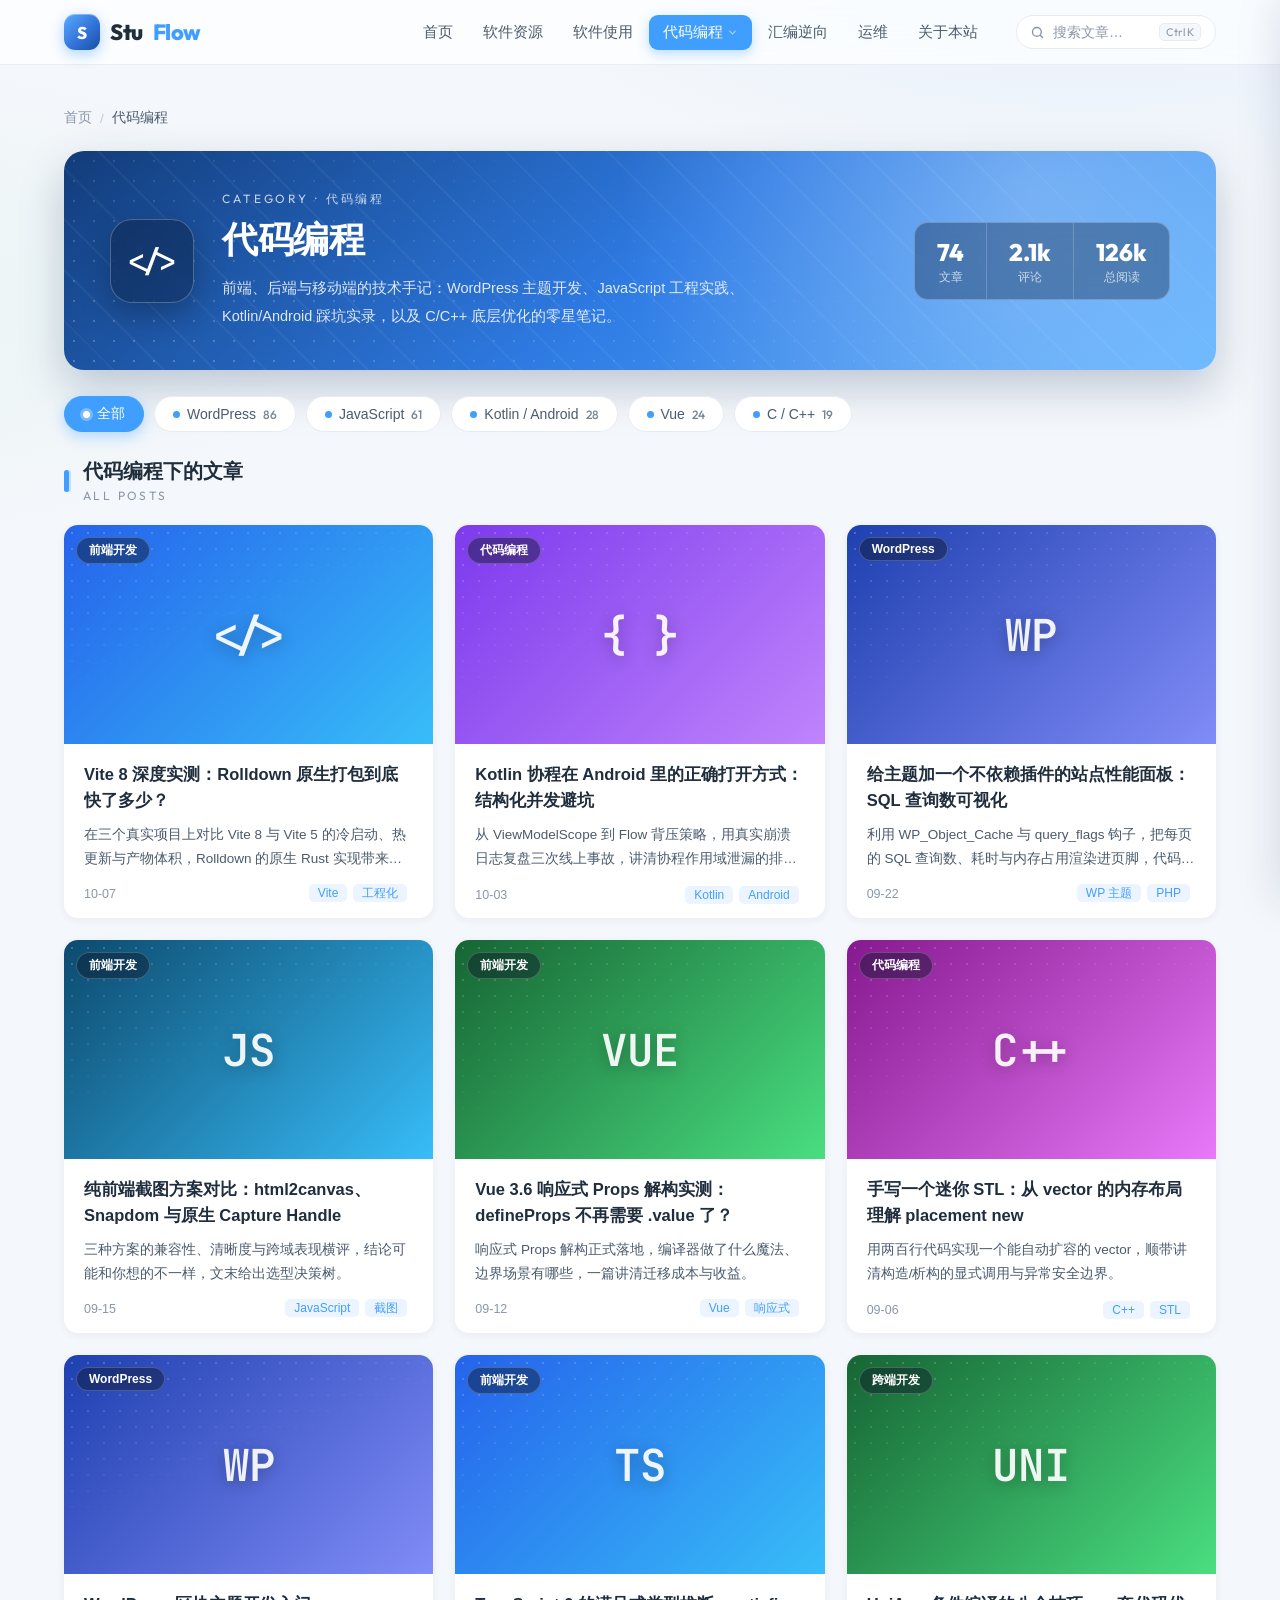
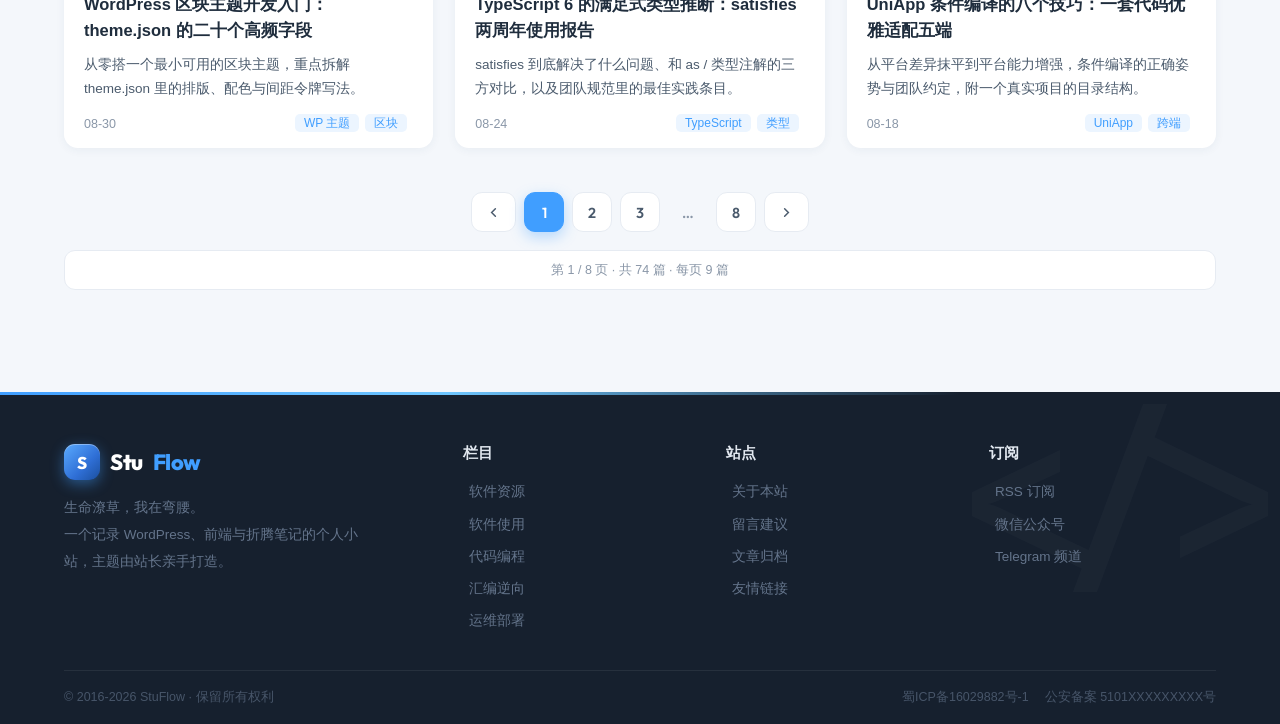
<file: category.html>
<!DOCTYPE html>
<html lang="zh-CN">
<head>
<meta charset="UTF-8">
<meta name="viewport" content="width=device-width, initial-scale=1.0">
<title>代码编程 · StuFlow</title>
<link rel="preconnect" href="https://fonts.googleapis.com">
<link href="https://fonts.googleapis.com/css2?family=Outfit:wght@400;500;600;700;800&family=JetBrains+Mono:wght@400;600&display=swap" rel="stylesheet">
<style>
:root{
  --blue:#409eff;--blue-deep:#2f6fd6;--blue-soft:#ecf5ff;--blue-ghost:rgba(64,158,255,.12);
  --green:#34c77b;--amber:#e6a23c;
  --ink:#1f2d3d;--ink-2:#4b5b6d;--ink-3:#8a97a8;
  --line:#e6ebf2;--bg:#f4f7fb;--card:#fff;
  --radius:14px;--radius-lg:20px;
  --shadow:0 2px 10px rgba(31,60,105,.06);--shadow-lift:0 16px 40px rgba(31,60,105,.16);
  --font-en:'Outfit',-apple-system,'PingFang SC','Microsoft YaHei',sans-serif;
  --font-mono:'JetBrains Mono','Cascadia Code',Consolas,monospace;
  --font-cn:-apple-system,'PingFang SC','Hiragino Sans GB','Microsoft YaHei',sans-serif;
}
*{margin:0;padding:0;box-sizing:border-box}
html{scroll-behavior:smooth}
body{
  font-family:var(--font-cn);color:var(--ink);background:var(--bg);
  background-image:
    radial-gradient(ellipse 1000px 480px at 85% -100px,rgba(64,158,255,.10),transparent 62%),
    radial-gradient(ellipse 700px 400px at -8% 300px,rgba(52,199,123,.05),transparent 60%);
  background-attachment:fixed;-webkit-font-smoothing:antialiased;
}
a{color:inherit;text-decoration:none}
img{display:block;max-width:100%}
button{font-family:inherit}
.wrap{max-width:1200px;margin:0 auto;padding:0 24px}

/* ── 导航（与首页一致） ── */
.progress{position:fixed;top:0;left:0;height:3px;width:0;z-index:300;
  background:linear-gradient(90deg,var(--blue),#6ec6ff);box-shadow:0 0 10px rgba(64,158,255,.6);transition:width .08s linear}
.nav-wrap{position:sticky;top:0;z-index:100}
.nav{backdrop-filter:blur(16px) saturate(1.7);-webkit-backdrop-filter:blur(16px) saturate(1.7);
  background:rgba(255,255,255,.74);border-bottom:1px solid rgba(31,60,105,.08);transition:box-shadow .3s}
.nav.scrolled{box-shadow:0 6px 24px rgba(31,60,105,.08)}
.nav-inner{display:flex;align-items:center;gap:24px;height:64px;position:relative}
.logo{display:flex;align-items:center;gap:10px;font-family:var(--font-en);font-weight:800;font-size:22px;letter-spacing:-.02em;flex:none}
.logo-mark{width:36px;height:36px;border-radius:11px;
  background:linear-gradient(135deg,#5aabff 0%,#2f6fd6 60%,#1b4f9e 100%);
  display:grid;place-items:center;color:#fff;font-size:17px;font-weight:800;
  box-shadow:0 4px 14px rgba(64,158,255,.45),inset 0 1px 0 rgba(255,255,255,.35);
  transition:transform .3s cubic-bezier(.34,1.56,.64,1)}
.logo:hover .logo-mark{transform:rotate(-8deg) scale(1.08)}
.logo em{font-style:normal;color:var(--blue)}
.nav-menu{display:flex;gap:2px;list-style:none;margin-left:auto}
.nav-menu>li{position:relative}
.nav-menu>li>a{display:flex;align-items:center;gap:4px;padding:8px 14px;border-radius:9px;
  font-size:15px;color:var(--ink-2);font-weight:500;transition:all .18s}
.nav-menu>li>a .car{opacity:.55;transition:transform .2s}
.nav-menu>li:hover>a{color:var(--blue);background:var(--blue-ghost)}
.nav-menu>li:hover>a .car{transform:rotate(180deg)}
.nav-menu>li>a.active{color:#fff;background:var(--blue);box-shadow:0 4px 12px rgba(64,158,255,.35)}
.submenu{position:absolute;top:calc(100% + 8px);left:50%;transform:translateX(-50%) translateY(6px);
  background:#fff;border:1px solid var(--line);border-radius:12px;box-shadow:0 18px 44px rgba(31,60,105,.16);
  padding:8px;min-width:430px;display:grid;grid-template-columns:1fr 1fr;gap:2px;
  opacity:0;visibility:hidden;transition:all .2s cubic-bezier(.2,.8,.3,1)}
.nav-menu>li:hover .submenu{opacity:1;visibility:visible;transform:translateX(-50%) translateY(0)}
.submenu::before{content:"";position:absolute;top:-4px;left:0;right:0;height:8px}
.submenu a{display:flex;align-items:center;gap:10px;padding:9px 12px;border-radius:8px;font-size:14px;color:var(--ink-2);transition:all .15s}
.submenu a:hover{background:var(--blue-soft);color:var(--blue)}
.submenu .ic{width:28px;height:28px;border-radius:8px;display:grid;place-items:center;font-family:var(--font-mono);font-size:11px;font-weight:600;color:#fff;flex:none}
.submenu .tx b{display:block;font-size:14px;font-weight:600}
.submenu .tx span{font-size:12px;color:var(--ink-3)}
.nav-search{display:flex;align-items:center;gap:8px;background:#fff;border:1px solid var(--line);border-radius:99px;
  padding:7px 14px 7px 13px;width:200px;transition:all .25s;flex:none}
.nav-search:focus-within{border-color:var(--blue);box-shadow:0 0 0 3px rgba(64,158,255,.15);width:250px}
.nav-search svg{flex:none;color:var(--ink-3)}
.nav-search input{border:none;outline:none;background:none;font-size:14px;width:100%;color:var(--ink);font-family:var(--font-cn)}
.nav-search input::placeholder{color:var(--ink-3)}
.nav-search kbd{font-family:var(--font-en);font-size:11px;color:var(--ink-3);border:1px solid var(--line);border-radius:5px;padding:1px 6px;background:var(--bg);flex:none}
.nav-burger{display:none;margin-left:auto;background:none;border:none;cursor:pointer;color:var(--ink);padding:6px}
.drawer-mask{position:fixed;inset:0;background:rgba(15,23,42,.4);z-index:198;opacity:0;visibility:hidden;transition:all .25s;backdrop-filter:blur(2px)}
.drawer{position:fixed;top:0;right:-290px;width:280px;height:100vh;background:#fff;z-index:199;
  transition:right .28s cubic-bezier(.2,.8,.3,1);padding:22px 18px;overflow-y:auto;box-shadow:-12px 0 40px rgba(31,60,105,.15)}
.drawer.open{right:0}.drawer-mask.open{opacity:1;visibility:visible}
.drawer .d-head{display:flex;justify-content:space-between;align-items:center;margin-bottom:20px}
.drawer .d-head .logo{font-size:19px}
.drawer .d-close{background:none;border:none;cursor:pointer;color:var(--ink-3);padding:4px}
.drawer a.d-link{display:flex;align-items:center;justify-content:space-between;padding:13px 14px;border-radius:10px;font-size:15.5px;color:var(--ink-2);font-weight:500}
.drawer a.d-link:hover,.drawer a.d-link.on{background:var(--blue-soft);color:var(--blue)}
.drawer a.d-link .n{font-family:var(--font-en);font-size:12px;color:var(--ink-3)}
.drawer .d-search{display:flex;gap:8px;align-items:center;background:var(--bg);border:1px solid var(--line);border-radius:99px;padding:9px 14px;margin-bottom:14px}
.drawer .d-search input{border:none;background:none;outline:none;font-size:14px;width:100%}

/* ── 分类头部 ── */
.cat-hero{padding:44px 0 30px}
.crumb{display:flex;align-items:center;gap:8px;font-size:13.5px;color:var(--ink-3);margin-bottom:24px;flex-wrap:wrap}
.crumb a:hover{color:var(--blue)}
.crumb .sep{opacity:.5}
.crumb .cur{color:var(--ink-2);font-weight:500}
.cat-banner{
  position:relative;overflow:hidden;border-radius:var(--radius-lg);
  background:linear-gradient(140deg,#123c7a 0%,#2f7ce5 52%,#5fb2ff 100%);
  padding:40px 46px;color:#fff;box-shadow:0 18px 44px rgba(31,60,105,.25);
  display:flex;align-items:center;gap:28px;
}
.cat-banner::before{content:"";position:absolute;inset:0;
  background:repeating-linear-gradient(45deg,transparent 0 34px,rgba(255,255,255,.045) 34px 36px),
    radial-gradient(circle at 84% 20%,rgba(255,255,255,.28),transparent 42%)}
.cat-banner::after{content:"";position:absolute;inset:0;
  background-image:radial-gradient(rgba(255,255,255,.25) 1px,transparent 1.5px);background-size:20px 20px;
  mask-image:linear-gradient(200deg,transparent 35%,#000 100%);-webkit-mask-image:linear-gradient(200deg,transparent 35%,#000 100%)}
.cat-banner .cb-ic{flex:none;width:84px;height:84px;border-radius:22px;z-index:1;
  background:rgba(8,24,52,.4);border:1px solid rgba(255,255,255,.25);backdrop-filter:blur(8px);
  display:grid;place-items:center;font-family:var(--font-mono);font-size:30px;font-weight:600;
  box-shadow:0 12px 30px rgba(0,0,0,.25)}
.cat-banner .cb-tx{position:relative;z-index:1}
.cat-banner .cb-kicker{font-family:var(--font-en);font-size:12px;letter-spacing:.24em;text-transform:uppercase;color:rgba(255,255,255,.75);margin-bottom:8px}
.cat-banner h1{font-size:clamp(26px,3.6vw,36px);font-weight:800;letter-spacing:-.01em;margin-bottom:10px}
.cat-banner p{font-size:14.5px;line-height:1.9;color:rgba(255,255,255,.85);max-width:560px}
.cat-banner .cb-stats{margin-left:auto;display:flex;gap:0;border-radius:14px;overflow:hidden;z-index:1;
  border:1px solid rgba(255,255,255,.25);background:rgba(8,24,52,.35);backdrop-filter:blur(8px);flex:none}
.cat-banner .cb-stats div{padding:14px 22px;text-align:center;border-right:1px solid rgba(255,255,255,.18)}
.cat-banner .cb-stats div:last-child{border-right:none}
.cat-banner .cb-stats b{display:block;font-family:var(--font-en);font-size:24px;font-weight:800}
.cat-banner .cb-stats span{font-size:11.5px;color:rgba(255,255,255,.72)}

/* ── 子分类 chips ── */
.chips{display:flex;gap:10px;flex-wrap:wrap;margin:26px 0}
.chip{display:inline-flex;align-items:center;gap:7px;padding:8px 18px;border-radius:99px;font-size:14px;font-weight:500;
  background:#fff;border:1px solid var(--line);color:var(--ink-2);cursor:pointer;transition:all .18s}
.chip:hover{border-color:var(--blue);color:var(--blue);transform:translateY(-1px)}
.chip.on{background:var(--blue);border-color:var(--blue);color:#fff;box-shadow:0 5px 14px rgba(64,158,255,.35)}
.chip .dot{width:7px;height:7px;border-radius:50%;background:var(--blue);transition:all .2s}
.chip.on .dot{background:#fff;box-shadow:0 0 0 3px rgba(255,255,255,.3)}
.chip .cnt{font-family:var(--font-en);font-size:12px;opacity:.75}

/* ── 文章网格（与首页一致） ── */
.section-head{display:flex;align-items:center;gap:14px;margin-bottom:22px}
.section-head .bar{width:5px;height:22px;border-radius:3px;background:var(--blue);box-shadow:2px 0 0 rgba(64,158,255,.25)}
.section-head h3{font-size:20px;font-weight:700}
.section-head .sub{font-family:var(--font-en);font-size:12px;color:var(--ink-3);letter-spacing:.2em;text-transform:uppercase;margin-top:3px}
.section-head .more{margin-left:auto;font-size:14px;color:var(--ink-3);display:inline-flex;align-items:center;gap:4px;transition:all .18s}
.section-head .more:hover{color:var(--blue);gap:8px}
.grid{display:grid;grid-template-columns:repeat(3,1fr);gap:22px}
.card{background:var(--card);border-radius:var(--radius);overflow:hidden;box-shadow:var(--shadow);
  transition:transform .28s cubic-bezier(.2,.8,.3,1),box-shadow .28s;display:flex;flex-direction:column}
.card:hover{transform:translateY(-6px);box-shadow:var(--shadow-lift)}
.card-media{position:relative;aspect-ratio:16/9.5;overflow:hidden}
.card-media .grad{position:absolute;inset:0;transition:transform .55s cubic-bezier(.2,.8,.3,1)}
.card:hover .grad{transform:scale(1.07)}
.card-media::after{content:"";position:absolute;inset:0;z-index:1;
  background-image:radial-gradient(rgba(255,255,255,.22) 1px,transparent 1.5px);background-size:16px 16px;
  mask-image:linear-gradient(160deg,#000 0%,transparent 55%);-webkit-mask-image:linear-gradient(160deg,#000 0%,transparent 55%)}
.g1{background:linear-gradient(135deg,#2563eb,#38bdf8)}
.g2{background:linear-gradient(135deg,#7c3aed,#c084fc)}
.g3{background:linear-gradient(135deg,#1e40af,#818cf8)}
.g4{background:linear-gradient(135deg,#0c4a6e,#38bdf8)}
.g5{background:linear-gradient(135deg,#166534,#4ade80)}
.g6{background:linear-gradient(135deg,#86198f,#e879f9)}
.card-media .glyph{position:absolute;inset:0;display:grid;place-items:center;z-index:2;
  font-family:var(--font-mono);font-weight:600;font-size:44px;color:rgba(255,255,255,.92);
  text-shadow:0 3px 16px rgba(0,0,0,.28);transition:transform .4s cubic-bezier(.2,.8,.3,1)}
.card:hover .glyph{transform:translateY(-4px) scale(1.08)}
.card-media .cat-badge{position:absolute;left:12px;top:12px;z-index:3;font-size:12px;font-weight:600;color:#fff;
  background:rgba(15,23,42,.45);backdrop-filter:blur(6px);padding:4px 12px;border-radius:99px;border:1px solid rgba(255,255,255,.2)}
.card-media .views{position:absolute;right:12px;bottom:10px;z-index:3;font-size:11.5px;color:#fff;font-family:var(--font-en);
  background:rgba(15,23,42,.45);backdrop-filter:blur(6px);padding:3px 10px;border-radius:99px;
  opacity:0;transform:translateY(6px);transition:all .25s}
.card:hover .views{opacity:1;transform:none}
.card-body{padding:18px 20px 16px;display:flex;flex-direction:column;flex:1}
.card-body h4{font-size:16.5px;font-weight:600;line-height:1.55;margin-bottom:9px;display:-webkit-box;-webkit-line-clamp:2;-webkit-box-orient:vertical;overflow:hidden}
.card-body h4 a{transition:color .18s}
.card:hover h4 a{color:var(--blue)}
.card-body p{font-size:13.5px;color:var(--ink-2);line-height:1.8;display:-webkit-box;-webkit-line-clamp:2;-webkit-box-orient:vertical;overflow:hidden;margin-bottom:14px;flex:1}
.card-foot{display:flex;align-items:center;justify-content:space-between;font-size:12.5px;color:var(--ink-3)}
.card-foot .tags span{color:var(--blue);background:var(--blue-soft);padding:2px 9px;border-radius:5px;font-size:12px;margin-right:6px}
.card.hidden-by-filter{display:none}

/* ── 分页 ── */
.pager{display:flex;justify-content:center;align-items:center;gap:8px;margin:44px 0 8px;flex-wrap:wrap}
.pager a,.pager span{
  min-width:40px;height:40px;padding:0 14px;border-radius:11px;display:inline-flex;align-items:center;justify-content:center;
  font-family:var(--font-en);font-size:14.5px;font-weight:600;background:#fff;border:1px solid var(--line);
  color:var(--ink-2);transition:all .18s}
.pager a:hover{border-color:var(--blue);color:var(--blue);transform:translateY(-2px)}
.pager .cur{background:var(--blue);border-color:var(--blue);color:#fff;box-shadow:0 5px 14px rgba(64,158,255,.35)}
.pager .dots{border:none;background:none;color:var(--ink-3);cursor:default}
.pager .nav-btn svg{display:block}
.pager .hint{width:100%;text-align:center;font-size:12.5px;color:var(--ink-3);margin-top:10px;font-family:var(--font-cn);font-weight:400}

/* ── 页脚 ── */
footer{margin-top:64px;background:#16202e;color:#94a3b8;padding:52px 0 0;position:relative;overflow:hidden}
footer::before{content:"";position:absolute;top:0;left:0;right:0;height:3px;
  background:linear-gradient(90deg,var(--blue),#6ec6ff 35%,transparent 75%)}
footer::after{content:"</>";position:absolute;right:-20px;top:6px;font-family:var(--font-mono);font-weight:600;
  font-size:200px;color:rgba(255,255,255,.025);line-height:1;pointer-events:none}
.foot-grid{display:grid;grid-template-columns:1.6fr 1fr 1fr 1fr;gap:36px;padding-bottom:40px;position:relative;z-index:1}
.foot-brand .logo{color:#fff;margin-bottom:14px}
.foot-brand p{font-size:13.5px;line-height:2;color:#64748b;max-width:300px}
.foot-col h5{color:#e2e8f0;font-size:15px;font-weight:600;margin-bottom:16px}
.foot-col ul{list-style:none;display:grid;gap:10px}
.foot-col a{font-size:13.5px;color:#64748b;transition:all .18s;display:inline-flex;align-items:center;gap:6px}
.foot-col a::before{content:"";width:0;height:1.5px;background:var(--blue);transition:width .2s}
.foot-col a:hover{color:#6ec6ff}
.foot-col a:hover::before{width:12px}
.foot-bar{border-top:1px solid rgba(255,255,255,.07);padding:18px 0;display:flex;justify-content:space-between;gap:12px;flex-wrap:wrap;font-size:12.5px;color:#475569}
.foot-bar .icp{display:flex;gap:16px;flex-wrap:wrap}

/* ── 动效 ── */
@keyframes rise{from{opacity:0;transform:translateY(18px)}to{opacity:1;transform:none}}
.crumb,.cat-banner,.chips,.grid,.pager{animation:rise .7s cubic-bezier(.2,.7,.3,1) both}
.cat-banner{animation-delay:.06s}.chips{animation-delay:.12s}.grid{animation-delay:.18s}.pager{animation-delay:.24s}

/* ── 响应式 ── */
@media (max-width:1024px){
  .grid{grid-template-columns:repeat(2,1fr)}
  .submenu{display:none}
  .foot-grid{grid-template-columns:1fr 1fr}
}
@media (max-width:768px){
  .nav-menu,.nav-search{display:none}
  .nav-burger{display:block}
  .cat-banner{flex-direction:column;align-items:flex-start;padding:28px 24px;gap:18px}
  .cat-banner .cb-stats{margin-left:0;align-self:stretch}
  .cat-banner .cb-stats div{flex:1}
  .grid{grid-template-columns:1fr}
  .foot-grid{grid-template-columns:1fr;gap:28px}
  footer::after{font-size:120px}
}
</style>
</head>
<body>

<div class="progress" id="progress"></div>

<div class="nav-wrap">
  <nav class="nav" id="nav">
    <div class="wrap nav-inner">
      <a class="logo" href="index.html"><span class="logo-mark">S</span>Stu<em>Flow</em></a>
      <ul class="nav-menu">
        <li><a href="index.html">首页</a></li>
        <li><a href="#">软件资源</a></li>
        <li><a href="#">软件使用</a></li>
        <li>
          <a class="active" href="category.html">代码编程
            <svg class="car" width="11" height="11" viewBox="0 0 24 24" fill="none" stroke="currentColor" stroke-width="2.5" stroke-linecap="round"><path d="m6 9 6 6 6-6"/></svg>
          </a>
          <div class="submenu">
            <a href="#"><span class="ic" style="background:#409eff">WP</span><span class="tx"><b>WordPress</b><span>主题与插件开发 86 篇</span></span></a>
            <a href="#"><span class="ic" style="background:#34c77b">JS</span><span class="tx"><b>JavaScript</b><span>ES 规范与工程实践 61 篇</span></span></a>
            <a href="#"><span class="ic" style="background:#e6a23c">KT</span><span class="tx"><b>Kotlin / Android</b><span>协程与移动端开发 28 篇</span></span></a>
            <a href="#"><span class="ic" style="background:#8b5cf6">C++</span><span class="tx"><b>C / C++</b><span>底层与性能优化 19 篇</span></span></a>
            <a href="#"><span class="ic" style="background:#f43f5e">VUE</span><span class="tx"><b>Vue</b><span>组件设计与生态 24 篇</span></span></a>
            <a href="#"><span class="ic" style="background:#0ea5e9">UNI</span><span class="tx"><b>UniApp</b><span>跨端开发笔记 12 篇</span></span></a>
          </div>
        </li>
        <li><a href="#">汇编逆向</a></li>
        <li><a href="#">运维</a></li>
        <li><a href="#">关于本站</a></li>
      </ul>
      <label class="nav-search">
        <svg width="15" height="15" viewBox="0 0 24 24" fill="none" stroke="currentColor" stroke-width="2.2" stroke-linecap="round"><circle cx="11" cy="11" r="7"/><path d="m20 20-3.5-3.5"/></svg>
        <input type="text" placeholder="搜索文章…">
        <kbd>Ctrl K</kbd>
      </label>
      <button class="nav-burger" id="burger" aria-label="菜单">
        <svg width="22" height="22" viewBox="0 0 24 24" fill="none" stroke="currentColor" stroke-width="2" stroke-linecap="round"><path d="M4 7h16M4 12h16M4 17h16"/></svg>
      </button>
    </div>
  </nav>
</div>

<div class="drawer-mask" id="drawerMask"></div>
<aside class="drawer" id="drawer">
  <div class="d-head">
    <a class="logo" href="index.html"><span class="logo-mark" style="width:30px;height:30px;font-size:14px">S</span>Stu<em>Flow</em></a>
    <button class="d-close" id="drawerClose" aria-label="关闭">
      <svg width="20" height="20" viewBox="0 0 24 24" fill="none" stroke="currentColor" stroke-width="2" stroke-linecap="round"><path d="M6 6l12 12M18 6 6 18"/></svg>
    </button>
  </div>
  <label class="d-search">
    <svg width="15" height="15" viewBox="0 0 24 24" fill="none" stroke="currentColor" stroke-width="2.2" stroke-linecap="round" style="color:var(--ink-3)"><circle cx="11" cy="11" r="7"/><path d="m20 20-3.5-3.5"/></svg>
    <input type="text" placeholder="搜索文章…">
  </label>
  <a class="d-link" href="index.html">首页</a>
  <a class="d-link" href="#">软件资源 <span class="n">92</span></a>
  <a class="d-link" href="#">软件使用 <span class="n">37</span></a>
  <a class="d-link on" href="category.html">代码编程 <span class="n">74</span></a>
  <a class="d-link" href="#">汇编逆向 <span class="n">31</span></a>
  <a class="d-link" href="#">运维部署 <span class="n">45</span></a>
  <a class="d-link" href="#">关于本站</a>
</aside>

<main class="wrap">
  <section class="cat-hero">
    <nav class="crumb">
      <a href="index.html">首页</a><span class="sep">/</span>
      <span class="cur">代码编程</span>
    </nav>

    <div class="cat-banner">
      <div class="cb-ic">&lt;/&gt;</div>
      <div class="cb-tx">
        <div class="cb-kicker">Category · 代码编程</div>
        <h1>代码编程</h1>
        <p>前端、后端与移动端的技术手记：WordPress 主题开发、JavaScript 工程实践、Kotlin/Android 踩坑实录，以及 C/C++ 底层优化的零星笔记。</p>
      </div>
      <div class="cb-stats">
        <div><b>74</b><span>文章</span></div>
        <div><b>2.1k</b><span>评论</span></div>
        <div><b>126k</b><span>总阅读</span></div>
      </div>
    </div>

    <div class="chips" id="chips">
      <button class="chip on" data-cat="全部"><span class="dot"></span>全部</button>
      <button class="chip" data-cat="WordPress"><span class="dot"></span>WordPress<span class="cnt">86</span></button>
      <button class="chip" data-cat="JavaScript"><span class="dot"></span>JavaScript<span class="cnt">61</span></button>
      <button class="chip" data-cat="Kotlin"><span class="dot"></span>Kotlin / Android<span class="cnt">28</span></button>
      <button class="chip" data-cat="Vue"><span class="dot"></span>Vue<span class="cnt">24</span></button>
      <button class="chip" data-cat="C/C++"><span class="dot"></span>C / C++<span class="cnt">19</span></button>
    </div>

    <div class="section-head">
      <span class="bar"></span>
      <div><h3 id="gridTitle">代码编程下的文章</h3><div class="sub">All Posts</div></div>
    </div>

    <div class="grid" id="grid">
      <article class="card" data-cat="JavaScript">
        <div class="card-media"><div class="grad g1"></div><div class="glyph">&lt;/&gt;</div><span class="cat-badge">前端开发</span><span class="views">👁 1.8k</span></div>
        <div class="card-body">
          <h4><a href="single.html">Vite 8 深度实测：Rolldown 原生打包到底快了多少？</a></h4>
          <p>在三个真实项目上对比 Vite 8 与 Vite 5 的冷启动、热更新与产物体积，Rolldown 的原生 Rust 实现带来了量级提升。</p>
          <div class="card-foot"><span>10-07</span><div class="tags"><span>Vite</span><span>工程化</span></div></div>
        </div>
      </article>
      <article class="card" data-cat="Kotlin">
        <div class="card-media"><div class="grad g2"></div><div class="glyph">{ }</div><span class="cat-badge">代码编程</span><span class="views">👁 2.1k</span></div>
        <div class="card-body">
          <h4><a href="#">Kotlin 协程在 Android 里的正确打开方式：结构化并发避坑</a></h4>
          <p>从 ViewModelScope 到 Flow 背压策略，用真实崩溃日志复盘三次线上事故，讲清协程作用域泄漏的排查路径。</p>
          <div class="card-foot"><span>10-03</span><div class="tags"><span>Kotlin</span><span>Android</span></div></div>
        </div>
      </article>
      <article class="card" data-cat="WordPress">
        <div class="card-media"><div class="grad g3"></div><div class="glyph">WP</div><span class="cat-badge">WordPress</span><span class="views">👁 2.7k</span></div>
        <div class="card-body">
          <h4><a href="#">给主题加一个不依赖插件的站点性能面板：SQL 查询数可视化</a></h4>
          <p>利用 WP_Object_Cache 与 query_flags 钩子，把每页的 SQL 查询数、耗时与内存占用渲染进页脚，代码不足百行。</p>
          <div class="card-foot"><span>09-22</span><div class="tags"><span>WP 主题</span><span>PHP</span></div></div>
        </div>
      </article>
      <article class="card" data-cat="JavaScript">
        <div class="card-media"><div class="grad g4"></div><div class="glyph">JS</div><span class="cat-badge">前端开发</span><span class="views">👁 2.9k</span></div>
        <div class="card-body">
          <h4><a href="#">纯前端截图方案对比：html2canvas、Snapdom 与原生 Capture Handle</a></h4>
          <p>三种方案的兼容性、清晰度与跨域表现横评，结论可能和你想的不一样，文末给出选型决策树。</p>
          <div class="card-foot"><span>09-15</span><div class="tags"><span>JavaScript</span><span>截图</span></div></div>
        </div>
      </article>
      <article class="card" data-cat="Vue">
        <div class="card-media"><div class="grad g5"></div><div class="glyph">VUE</div><span class="cat-badge">前端开发</span><span class="views">👁 1.6k</span></div>
        <div class="card-body">
          <h4><a href="#">Vue 3.6 响应式 Props 解构实测：defineProps 不再需要 .value 了？</a></h4>
          <p>响应式 Props 解构正式落地，编译器做了什么魔法、边界场景有哪些，一篇讲清迁移成本与收益。</p>
          <div class="card-foot"><span>09-12</span><div class="tags"><span>Vue</span><span>响应式</span></div></div>
        </div>
      </article>
      <article class="card" data-cat="C/C++">
        <div class="card-media"><div class="grad g6"></div><div class="glyph">C++</div><span class="cat-badge">代码编程</span><span class="views">👁 1.2k</span></div>
        <div class="card-body">
          <h4><a href="#">手写一个迷你 STL：从 vector 的内存布局理解 placement new</a></h4>
          <p>用两百行代码实现一个能自动扩容的 vector，顺带讲清构造/析构的显式调用与异常安全边界。</p>
          <div class="card-foot"><span>09-06</span><div class="tags"><span>C++</span><span>STL</span></div></div>
        </div>
      </article>
      <article class="card" data-cat="WordPress">
        <div class="card-media"><div class="grad g3"></div><div class="glyph">WP</div><span class="cat-badge">WordPress</span><span class="views">👁 3.2k</span></div>
        <div class="card-body">
          <h4><a href="#">WordPress 区块主题开发入门：theme.json 的二十个高频字段</a></h4>
          <p>从零搭一个最小可用的区块主题，重点拆解 theme.json 里的排版、配色与间距令牌写法。</p>
          <div class="card-foot"><span>08-30</span><div class="tags"><span>WP 主题</span><span>区块</span></div></div>
        </div>
      </article>
      <article class="card" data-cat="JavaScript">
        <div class="card-media"><div class="grad g1"></div><div class="glyph">TS</div><span class="cat-badge">前端开发</span><span class="views">👁 2.4k</span></div>
        <div class="card-body">
          <h4><a href="#">TypeScript 6 的满足式类型推断：satisfies 两周年使用报告</a></h4>
          <p>satisfies 到底解决了什么问题、和 as / 类型注解的三方对比，以及团队规范里的最佳实践条目。</p>
          <div class="card-foot"><span>08-24</span><div class="tags"><span>TypeScript</span><span>类型</span></div></div>
        </div>
      </article>
      <article class="card" data-cat="Vue">
        <div class="card-media"><div class="grad g5"></div><div class="glyph">UNI</div><span class="cat-badge">跨端开发</span><span class="views">👁 1.9k</span></div>
        <div class="card-body">
          <h4><a href="#">UniApp 条件编译的八个技巧：一套代码优雅适配五端</a></h4>
          <p>从平台差异抹平到平台能力增强，条件编译的正确姿势与团队约定，附一个真实项目的目录结构。</p>
          <div class="card-foot"><span>08-18</span><div class="tags"><span>UniApp</span><span>跨端</span></div></div>
        </div>
      </article>
    </div>

    <nav class="pager">
      <a class="nav-btn" href="#" aria-label="上一页"><svg width="15" height="15" viewBox="0 0 24 24" fill="none" stroke="currentColor" stroke-width="2.4" stroke-linecap="round"><path d="m15 6-6 6 6 6"/></svg></a>
      <span class="cur">1</span>
      <a href="#">2</a>
      <a href="#">3</a>
      <span class="dots">…</span>
      <a href="#">8</a>
      <a class="nav-btn" href="#" aria-label="下一页"><svg width="15" height="15" viewBox="0 0 24 24" fill="none" stroke="currentColor" stroke-width="2.4" stroke-linecap="round"><path d="m9 6 6 6-6 6"/></svg></a>
      <span class="hint">第 1 / 8 页 · 共 74 篇 · 每页 9 篇</span>
    </nav>
  </section>
</main>

<footer>
  <div class="wrap">
    <div class="foot-grid">
      <div class="foot-brand">
        <a class="logo" href="index.html"><span class="logo-mark">S</span>Stu<em>Flow</em></a>
        <p>生命潦草，我在弯腰。<br>一个记录 WordPress、前端与折腾笔记的个人小站，主题由站长亲手打造。</p>
      </div>
      <div class="foot-col">
        <h5>栏目</h5>
        <ul><li><a href="#">软件资源</a></li><li><a href="#">软件使用</a></li><li><a href="category.html">代码编程</a></li><li><a href="#">汇编逆向</a></li><li><a href="#">运维部署</a></li></ul>
      </div>
      <div class="foot-col">
        <h5>站点</h5>
        <ul><li><a href="#">关于本站</a></li><li><a href="#">留言建议</a></li><li><a href="archive.html">文章归档</a></li><li><a href="#">友情链接</a></li></ul>
      </div>
      <div class="foot-col">
        <h5>订阅</h5>
        <ul><li><a href="#">RSS 订阅</a></li><li><a href="#">微信公众号</a></li><li><a href="#">Telegram 频道</a></li></ul>
      </div>
    </div>
    <div class="foot-bar">
      <span>© 2016-2026 StuFlow · 保留所有权利</span>
      <span class="icp"><span>蜀ICP备16029882号-1</span><span>公安备案 5101XXXXXXXXX号</span></span>
    </div>
  </div>
</footer>

<script>
const progress=document.getElementById('progress'),nav=document.getElementById('nav');
addEventListener('scroll',()=>{
  const h=document.documentElement,max=h.scrollHeight-h.clientHeight;
  progress.style.width=(h.scrollTop/max*100)+'%';
  nav.classList.toggle('scrolled',h.scrollTop>10);
},{passive:true});
const drawer=document.getElementById('drawer'),mask=document.getElementById('drawerMask');
const openDrawer=()=>{drawer.classList.add('open');mask.classList.add('open');document.body.style.overflow='hidden'};
const closeDrawer=()=>{drawer.classList.remove('open');mask.classList.remove('open');document.body.style.overflow=''};
document.getElementById('burger').addEventListener('click',openDrawer);
document.getElementById('drawerClose').addEventListener('click',closeDrawer);
mask.addEventListener('click',closeDrawer);
/* 子分类筛选 */
const chips=document.getElementById('chips'),grid=document.getElementById('grid'),gridTitle=document.getElementById('gridTitle');
chips.addEventListener('click',e=>{
  const chip=e.target.closest('.chip');if(!chip)return;
  chips.querySelectorAll('.chip').forEach(c=>c.classList.remove('on'));
  chip.classList.add('on');
  const cat=chip.dataset.cat;let shown=0;
  grid.querySelectorAll('.card').forEach(card=>{
    const ok=cat==='全部'||card.dataset.cat===cat;
    card.classList.toggle('hidden-by-filter',!ok);if(ok)shown++;
  });
  gridTitle.textContent=cat==='全部'?'代码编程下的文章':cat;
});
</script>
</body>
</html>
</file>
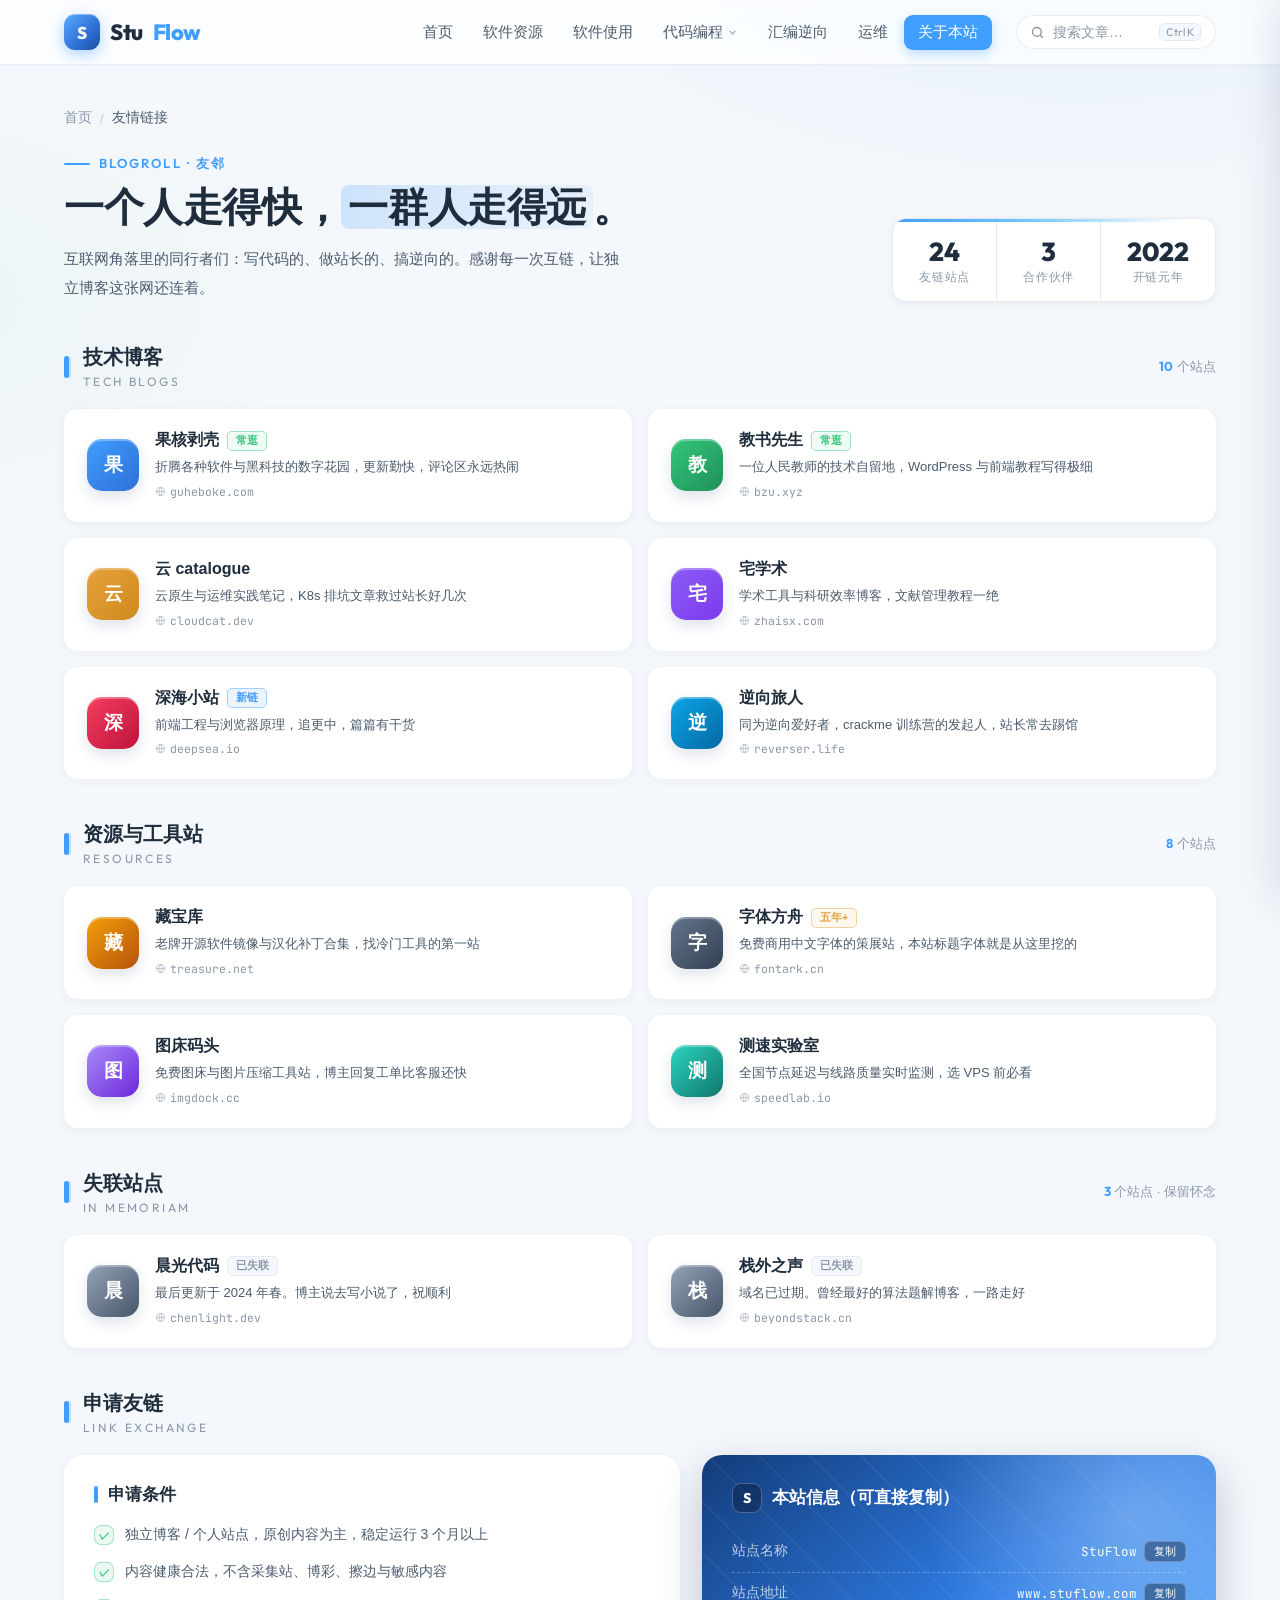
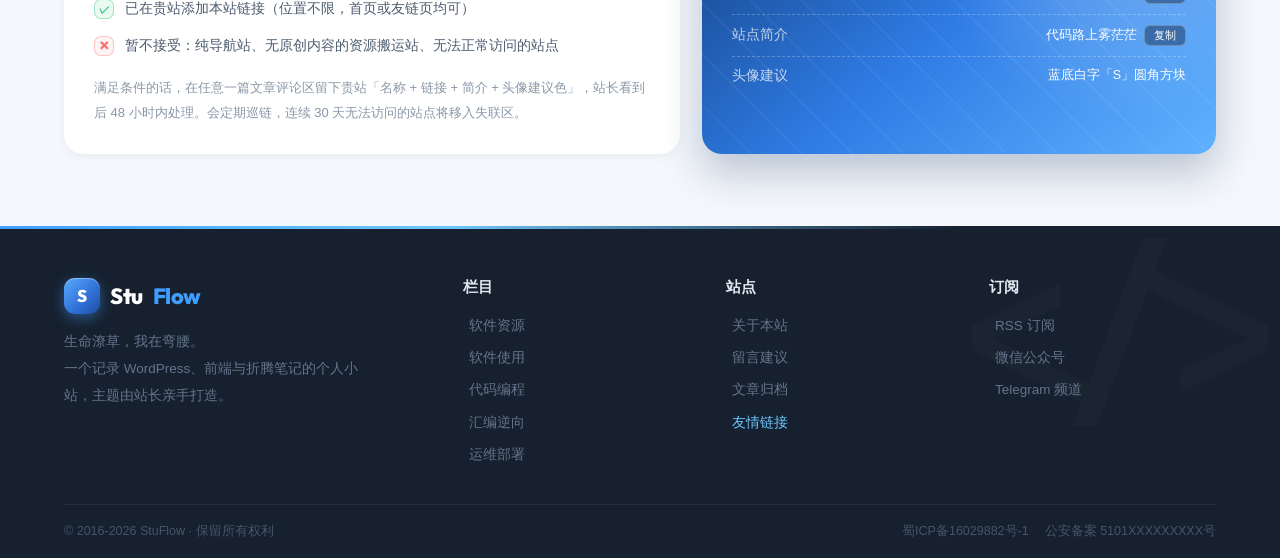
<file: links.html>
<!DOCTYPE html>
<html lang="zh-CN">
<head>
<meta charset="UTF-8">
<meta name="viewport" content="width=device-width, initial-scale=1.0">
<title>友情链接 · StuFlow</title>
<link rel="preconnect" href="https://fonts.googleapis.com">
<link href="https://fonts.googleapis.com/css2?family=Outfit:wght@400;500;600;700;800&family=JetBrains+Mono:wght@400;600&display=swap" rel="stylesheet">
<style>
:root{
  --blue:#409eff;--blue-deep:#2f6fd6;--blue-soft:#ecf5ff;--blue-ghost:rgba(64,158,255,.12);
  --green:#34c77b;--amber:#e6a23c;
  --ink:#1f2d3d;--ink-2:#4b5b6d;--ink-3:#8a97a8;
  --line:#e6ebf2;--bg:#f4f7fb;--card:#fff;
  --radius:14px;--radius-lg:20px;
  --shadow:0 2px 10px rgba(31,60,105,.06);--shadow-lift:0 16px 40px rgba(31,60,105,.16);
  --font-en:'Outfit',-apple-system,'PingFang SC','Microsoft YaHei',sans-serif;
  --font-mono:'JetBrains Mono','Cascadia Code',Consolas,monospace;
  --font-cn:-apple-system,'PingFang SC','Hiragino Sans GB','Microsoft YaHei',sans-serif;
}
*{margin:0;padding:0;box-sizing:border-box}
html{scroll-behavior:smooth;scroll-padding-top:90px}
body{
  font-family:var(--font-cn);color:var(--ink);background:var(--bg);
  background-image:
    radial-gradient(ellipse 1000px 480px at 85% -100px,rgba(64,158,255,.10),transparent 62%),
    radial-gradient(ellipse 700px 400px at -8% 300px,rgba(52,199,123,.05),transparent 60%);
  background-attachment:fixed;-webkit-font-smoothing:antialiased;
}
a{color:inherit;text-decoration:none}
img{display:block;max-width:100%}
button{font-family:inherit}
.wrap{max-width:1200px;margin:0 auto;padding:0 24px}

/* ── 导航（与首页一致） ── */
.progress{position:fixed;top:0;left:0;height:3px;width:0;z-index:300;
  background:linear-gradient(90deg,var(--blue),#6ec6ff);box-shadow:0 0 10px rgba(64,158,255,.6);transition:width .08s linear}
.nav-wrap{position:sticky;top:0;z-index:100}
.nav{backdrop-filter:blur(16px) saturate(1.7);-webkit-backdrop-filter:blur(16px) saturate(1.7);
  background:rgba(255,255,255,.74);border-bottom:1px solid rgba(31,60,105,.08);transition:box-shadow .3s}
.nav.scrolled{box-shadow:0 6px 24px rgba(31,60,105,.08)}
.nav-inner{display:flex;align-items:center;gap:24px;height:64px;position:relative}
.logo{display:flex;align-items:center;gap:10px;font-family:var(--font-en);font-weight:800;font-size:22px;letter-spacing:-.02em;flex:none}
.logo-mark{width:36px;height:36px;border-radius:11px;
  background:linear-gradient(135deg,#5aabff 0%,#2f6fd6 60%,#1b4f9e 100%);
  display:grid;place-items:center;color:#fff;font-size:17px;font-weight:800;
  box-shadow:0 4px 14px rgba(64,158,255,.45),inset 0 1px 0 rgba(255,255,255,.35);
  transition:transform .3s cubic-bezier(.34,1.56,.64,1)}
.logo:hover .logo-mark{transform:rotate(-8deg) scale(1.08)}
.logo em{font-style:normal;color:var(--blue)}
.nav-menu{display:flex;gap:2px;list-style:none;margin-left:auto}
.nav-menu>li{position:relative}
.nav-menu>li>a{display:flex;align-items:center;gap:4px;padding:8px 14px;border-radius:9px;
  font-size:15px;color:var(--ink-2);font-weight:500;transition:all .18s}
.nav-menu>li>a .car{opacity:.55;transition:transform .2s}
.nav-menu>li:hover>a{color:var(--blue);background:var(--blue-ghost)}
.nav-menu>li:hover>a .car{transform:rotate(180deg)}
.nav-menu>li>a.active{color:#fff;background:var(--blue);box-shadow:0 4px 12px rgba(64,158,255,.35)}
.submenu{position:absolute;top:calc(100% + 8px);left:50%;transform:translateX(-50%) translateY(6px);
  background:#fff;border:1px solid var(--line);border-radius:12px;box-shadow:0 18px 44px rgba(31,60,105,.16);
  padding:8px;min-width:430px;display:grid;grid-template-columns:1fr 1fr;gap:2px;
  opacity:0;visibility:hidden;transition:all .2s cubic-bezier(.2,.8,.3,1)}
.nav-menu>li:hover .submenu{opacity:1;visibility:visible;transform:translateX(-50%) translateY(0)}
.submenu::before{content:"";position:absolute;top:-4px;left:0;right:0;height:8px}
.submenu a{display:flex;align-items:center;gap:10px;padding:9px 12px;border-radius:8px;font-size:14px;color:var(--ink-2);transition:all .15s}
.submenu a:hover{background:var(--blue-soft);color:var(--blue)}
.submenu .ic{width:28px;height:28px;border-radius:8px;display:grid;place-items:center;font-family:var(--font-mono);font-size:11px;font-weight:600;color:#fff;flex:none}
.submenu .tx b{display:block;font-size:14px;font-weight:600}
.submenu .tx span{font-size:12px;color:var(--ink-3)}
.nav-search{display:flex;align-items:center;gap:8px;background:#fff;border:1px solid var(--line);border-radius:99px;
  padding:7px 14px 7px 13px;width:200px;transition:all .25s;flex:none}
.nav-search:focus-within{border-color:var(--blue);box-shadow:0 0 0 3px rgba(64,158,255,.15);width:250px}
.nav-search svg{flex:none;color:var(--ink-3)}
.nav-search input{border:none;outline:none;background:none;font-size:14px;width:100%;color:var(--ink);font-family:var(--font-cn)}
.nav-search input::placeholder{color:var(--ink-3)}
.nav-search kbd{font-family:var(--font-en);font-size:11px;color:var(--ink-3);border:1px solid var(--line);border-radius:5px;padding:1px 6px;background:var(--bg);flex:none}
.nav-burger{display:none;margin-left:auto;background:none;border:none;cursor:pointer;color:var(--ink);padding:6px}
.drawer-mask{position:fixed;inset:0;background:rgba(15,23,42,.4);z-index:198;opacity:0;visibility:hidden;transition:all .25s;backdrop-filter:blur(2px)}
.drawer{position:fixed;top:0;right:-290px;width:280px;height:100vh;background:#fff;z-index:199;
  transition:right .28s cubic-bezier(.2,.8,.3,1);padding:22px 18px;overflow-y:auto;box-shadow:-12px 0 40px rgba(31,60,105,.15)}
.drawer.open{right:0}.drawer-mask.open{opacity:1;visibility:visible}
.drawer .d-head{display:flex;justify-content:space-between;align-items:center;margin-bottom:20px}
.drawer .d-head .logo{font-size:19px}
.drawer .d-close{background:none;border:none;cursor:pointer;color:var(--ink-3);padding:4px}
.drawer a.d-link{display:flex;align-items:center;justify-content:space-between;padding:13px 14px;border-radius:10px;font-size:15.5px;color:var(--ink-2);font-weight:500}
.drawer a.d-link:hover,.drawer a.d-link.on{background:var(--blue-soft);color:var(--blue)}
.drawer a.d-link .n{font-family:var(--font-en);font-size:12px;color:var(--ink-3)}
.drawer .d-search{display:flex;gap:8px;align-items:center;background:var(--bg);border:1px solid var(--line);border-radius:99px;padding:9px 14px;margin-bottom:14px}
.drawer .d-search input{border:none;background:none;outline:none;font-size:14px;width:100%}

/* ── 页头 ── */
.links-hero{padding:44px 0 8px}
.crumb{display:flex;align-items:center;gap:8px;font-size:13.5px;color:var(--ink-3);margin-bottom:24px;flex-wrap:wrap}
.crumb a:hover{color:var(--blue)}
.crumb .sep{opacity:.5}
.crumb .cur{color:var(--ink-2);font-weight:500}
.lk-head{display:flex;align-items:flex-end;justify-content:space-between;gap:24px;flex-wrap:wrap;margin-bottom:34px}
.lk-head .kicker{font-family:var(--font-en);font-weight:600;font-size:13px;color:var(--blue);letter-spacing:.16em;text-transform:uppercase;display:inline-flex;align-items:center;gap:9px}
.lk-head .kicker::before{content:"";width:26px;height:2px;border-radius:2px;background:var(--blue)}
.lk-head h1{font-size:clamp(28px,4vw,40px);font-weight:800;letter-spacing:-.01em;line-height:1.3;margin:8px 0 12px}
.lk-head h1 .hl{background:linear-gradient(120deg,rgba(64,158,255,.22),rgba(64,158,255,.05));padding:0 .18em;border-radius:8px}
.lk-head p{color:var(--ink-2);font-size:15px;max-width:560px;line-height:1.9}
.lk-stats{display:flex;border:1px solid var(--line);border-radius:var(--radius);background:#fff;box-shadow:var(--shadow);overflow:hidden;position:relative}
.lk-stats::before{content:"";position:absolute;top:0;left:0;right:0;height:3px;
  background:linear-gradient(90deg,var(--blue),#6ec6ff 40%,transparent 90%)}
.lstat{padding:18px 26px 15px;text-align:center;border-right:1px solid var(--line);cursor:default;transition:background .2s}
.lstat:last-child{border-right:none}
.lstat:hover{background:var(--blue-soft)}
.lstat b{display:block;font-family:var(--font-en);font-size:26px;font-weight:800;line-height:1.15}
.lstat:hover b{color:var(--blue)}
.lstat span{font-size:12px;color:var(--ink-3);letter-spacing:.06em}

/* ── 分组标题 ── */
.sec-head{display:flex;align-items:center;gap:14px;margin:42px 0 20px;scroll-margin-top:90px}
.sec-head .bar{width:5px;height:22px;border-radius:3px;background:var(--blue);box-shadow:2px 0 0 rgba(64,158,255,.25)}
.sec-head h2{font-size:20px;font-weight:700}
.sec-head .sub{font-family:var(--font-en);font-size:12px;color:var(--ink-3);letter-spacing:.2em;text-transform:uppercase;margin-top:3px}
.sec-head .cnt{font-size:13px;color:var(--ink-3);margin-left:auto}
.sec-head .cnt b{color:var(--blue);font-family:var(--font-en)}

/* ── 友链卡片 ── */
.lk-grid{display:grid;grid-template-columns:repeat(2,1fr);gap:16px}
.lk{
  background:#fff;border-radius:var(--radius);box-shadow:var(--shadow);padding:20px 22px;
  display:flex;align-items:center;gap:16px;border:1px solid transparent;
  transition:transform .22s cubic-bezier(.2,.8,.3,1),border-color .22s,box-shadow .22s;
}
.lk:hover{transform:translateY(-4px);border-color:rgba(64,158,255,.4);box-shadow:0 12px 28px rgba(64,158,255,.12)}
.lk .lk-av{
  flex:none;width:52px;height:52px;border-radius:15px;display:grid;place-items:center;
  color:#fff;font-weight:700;font-size:19px;font-family:var(--font-en);
  box-shadow:inset 0 2px 0 rgba(255,255,255,.3),0 6px 14px rgba(31,60,105,.14);
  transition:transform .3s cubic-bezier(.34,1.56,.64,1);
}
.lk:hover .lk-av{transform:rotate(-6deg) scale(1.06)}
.lk .lk-tx{flex:1;min-width:0}
.lk .lk-name{font-size:16px;font-weight:600;margin-bottom:5px;display:flex;align-items:center;gap:8px;flex-wrap:wrap}
.lk .lk-name:hover{color:var(--blue)}
.lk .lk-desc{font-size:13px;color:var(--ink-2);line-height:1.75;display:-webkit-box;-webkit-line-clamp:1;-webkit-box-orient:vertical;overflow:hidden}
.lk .lk-url{font-size:11.5px;color:var(--ink-3);font-family:var(--font-mono);margin-top:5px;display:inline-flex;align-items:center;gap:4px}
.lk .lk-url svg{opacity:.6}
.lk:hover .lk-url{color:var(--blue)}
.badge{font-size:10.5px;font-weight:600;border-radius:5px;padding:2px 8px;flex:none}
.b-rec{color:var(--green);border:1px solid rgba(52,199,123,.45);background:rgba(52,199,123,.08)}
.b-old{color:var(--amber);border:1px solid rgba(230,162,60,.45);background:rgba(230,162,60,.08)}
.b-new{color:var(--blue);border:1px solid rgba(64,158,255,.45);background:var(--blue-soft)}

/* ── 申请友链 ── */
.apply-box{display:grid;grid-template-columns:1.2fr 1fr;gap:22px;margin-top:6px}
.apply-card{background:#fff;border-radius:var(--radius-lg);box-shadow:var(--shadow);padding:28px 30px}
.apply-card h4{font-size:17px;font-weight:700;margin-bottom:16px;display:flex;align-items:center;gap:10px}
.apply-card h4 .bar{width:4px;height:17px;border-radius:2px;background:var(--blue)}
.req-list{list-style:none;display:grid;gap:12px}
.req-list li{display:flex;gap:11px;font-size:14px;color:var(--ink-2);line-height:1.8}
.req-list .ck{
  flex:none;width:20px;height:20px;border-radius:7px;margin-top:3px;
  background:rgba(52,199,123,.1);border:1px solid rgba(52,199,123,.4);color:var(--green);
  display:grid;place-items:center;font-size:11px;font-weight:700;
}
.req-list .no{background:rgba(245,108,108,.08);border-color:rgba(245,108,108,.35);color:#f56c6c}
/* 本站信息卡 */
.site-info{background:linear-gradient(140deg,#123c7a 0%,#2f7ce5 52%,#5fb2ff 100%);
  border-radius:var(--radius-lg);padding:28px 30px;color:#fff;position:relative;overflow:hidden;
  box-shadow:0 18px 40px rgba(31,60,105,.28)}
.site-info::before{content:"";position:absolute;inset:0;
  background:repeating-linear-gradient(45deg,transparent 0 34px,rgba(255,255,255,.045) 34px 36px),
    radial-gradient(circle at 84% 20%,rgba(255,255,255,.28),transparent 42%)}
.site-info>*{position:relative;z-index:1}
.site-info h4{font-size:17px;font-weight:700;margin-bottom:18px;display:flex;align-items:center;gap:10px}
.site-info h4 .mini-logo{width:30px;height:30px;border-radius:9px;background:rgba(8,24,52,.4);
  border:1px solid rgba(255,255,255,.25);display:grid;place-items:center;font-family:var(--font-en);font-weight:800;font-size:14px}
.info-row{display:flex;justify-content:space-between;align-items:center;gap:10px;padding:10px 0;
  border-bottom:1px dashed rgba(255,255,255,.25);font-size:13.5px}
.info-row:last-of-type{border-bottom:none}
.info-row .k{color:rgba(255,255,255,.72)}
.info-row .v{font-family:var(--font-mono);font-size:12.5px;color:#fff;display:inline-flex;align-items:center;gap:7px;max-width:65%;
  overflow:hidden;text-overflow:ellipsis;white-space:nowrap}
.info-row .copy{cursor:pointer;background:rgba(8,24,52,.4);border:1px solid rgba(255,255,255,.25);border-radius:6px;
  padding:2px 9px;font-size:11px;color:#fff;font-family:var(--font-cn);transition:all .15s;flex:none}
.info-row .copy:hover{background:rgba(255,255,255,.2)}
.info-row .copy.done{background:var(--green);border-color:var(--green)}

/* ── 返回顶部 ── */
.backtop{position:fixed;right:26px;bottom:30px;width:44px;height:44px;border-radius:13px;border:none;
  background:#fff;color:var(--blue);box-shadow:0 8px 24px rgba(31,60,105,.18);cursor:pointer;
  display:grid;place-items:center;opacity:0;visibility:hidden;transform:translateY(10px);
  transition:all .25s;z-index:150;border:1px solid var(--line)}
.backtop.show{opacity:1;visibility:visible;transform:none}
.backtop:hover{background:var(--blue);color:#fff;transform:translateY(-3px)}

/* ── 页脚 ── */
footer{margin-top:64px;background:#16202e;color:#94a3b8;padding:52px 0 0;position:relative;overflow:hidden}
footer::before{content:"";position:absolute;top:0;left:0;right:0;height:3px;
  background:linear-gradient(90deg,var(--blue),#6ec6ff 35%,transparent 75%)}
footer::after{content:"</>";position:absolute;right:-20px;top:6px;font-family:var(--font-mono);font-weight:600;
  font-size:200px;color:rgba(255,255,255,.025);line-height:1;pointer-events:none}
.foot-grid{display:grid;grid-template-columns:1.6fr 1fr 1fr 1fr;gap:36px;padding-bottom:40px;position:relative;z-index:1}
.foot-brand .logo{color:#fff;margin-bottom:14px}
.foot-brand p{font-size:13.5px;line-height:2;color:#64748b;max-width:300px}
.foot-col h5{color:#e2e8f0;font-size:15px;font-weight:600;margin-bottom:16px}
.foot-col ul{list-style:none;display:grid;gap:10px}
.foot-col a{font-size:13.5px;color:#64748b;transition:all .18s;display:inline-flex;align-items:center;gap:6px}
.foot-col a::before{content:"";width:0;height:1.5px;background:var(--blue);transition:width .2s}
.foot-col a:hover{color:#6ec6ff}
.foot-col a:hover::before{width:12px}
.foot-bar{border-top:1px solid rgba(255,255,255,.07);padding:18px 0;display:flex;justify-content:space-between;gap:12px;flex-wrap:wrap;font-size:12.5px;color:#475569}
.foot-bar .icp{display:flex;gap:16px;flex-wrap:wrap}

/* ── 动效 ── */
.reveal{opacity:0;transform:translateY(20px);transition:opacity .6s cubic-bezier(.2,.7,.3,1),transform .6s cubic-bezier(.2,.7,.3,1)}
.reveal.in{opacity:1;transform:none}
@keyframes rise{from{opacity:0;transform:translateY(18px)}to{opacity:1;transform:none}}
.crumb,.lk-head{animation:rise .7s cubic-bezier(.2,.7,.3,1) both}
.lk-grid .lk{animation:rise .55s both}
.lk-grid .lk:nth-child(2),.lk-grid .lk:nth-child(3),.lk-grid .lk:nth-child(5),
.lk-grid .lk:nth-child(6),.lk-grid .lk:nth-child(7),.lk-grid .lk:nth-child(9){animation-delay:.05s}

/* ── 响应式 ── */
@media (max-width:1024px){
  .submenu{display:none}
  .apply-box{grid-template-columns:1fr}
  .foot-grid{grid-template-columns:1fr 1fr}
}
@media (max-width:768px){
  .nav-menu,.nav-search{display:none}
  .nav-burger{display:block}
  .links-hero{padding:32px 0 4px}
  .lk-stats{width:100%}
  .lstat{flex:1;padding:14px 8px 12px}
  .lstat b{font-size:21px}
  .lk-grid{grid-template-columns:1fr}
  .lk{flex-wrap:wrap}
  .foot-grid{grid-template-columns:1fr;gap:28px}
  footer::after{font-size:120px}
  .backtop{right:16px;bottom:20px}
}
</style>
</head>
<body>

<div class="progress" id="progress"></div>

<div class="nav-wrap">
  <nav class="nav" id="nav">
    <div class="wrap nav-inner">
      <a class="logo" href="index.html"><span class="logo-mark">S</span>Stu<em>Flow</em></a>
      <ul class="nav-menu">
        <li><a href="index.html">首页</a></li>
        <li><a href="#">软件资源</a></li>
        <li><a href="#">软件使用</a></li>
        <li>
          <a href="category.html">代码编程
            <svg class="car" width="11" height="11" viewBox="0 0 24 24" fill="none" stroke="currentColor" stroke-width="2.5" stroke-linecap="round"><path d="m6 9 6 6 6-6"/></svg>
          </a>
          <div class="submenu">
            <a href="#"><span class="ic" style="background:#409eff">WP</span><span class="tx"><b>WordPress</b><span>主题与插件开发 86 篇</span></span></a>
            <a href="#"><span class="ic" style="background:#34c77b">JS</span><span class="tx"><b>JavaScript</b><span>ES 规范与工程实践 61 篇</span></span></a>
            <a href="#"><span class="ic" style="background:#e6a23c">KT</span><span class="tx"><b>Kotlin / Android</b><span>协程与移动端开发 28 篇</span></span></a>
            <a href="#"><span class="ic" style="background:#8b5cf6">C++</span><span class="tx"><b>C / C++</b><span>底层与性能优化 19 篇</span></span></a>
            <a href="#"><span class="ic" style="background:#f43f5e">VUE</span><span class="tx"><b>Vue</b><span>组件设计与生态 24 篇</span></span></a>
            <a href="#"><span class="ic" style="background:#0ea5e9">UNI</span><span class="tx"><b>UniApp</b><span>跨端开发笔记 12 篇</span></span></a>
          </div>
        </li>
        <li><a href="#">汇编逆向</a></li>
        <li><a href="#">运维</a></li>
        <li><a class="active" href="about.html">关于本站</a></li>
      </ul>
      <label class="nav-search">
        <svg width="15" height="15" viewBox="0 0 24 24" fill="none" stroke="currentColor" stroke-width="2.2" stroke-linecap="round"><circle cx="11" cy="11" r="7"/><path d="m20 20-3.5-3.5"/></svg>
        <input type="text" placeholder="搜索文章…">
        <kbd>Ctrl K</kbd>
      </label>
      <button class="nav-burger" id="burger" aria-label="菜单">
        <svg width="22" height="22" viewBox="0 0 24 24" fill="none" stroke="currentColor" stroke-width="2" stroke-linecap="round"><path d="M4 7h16M4 12h16M4 17h16"/></svg>
      </button>
    </div>
  </nav>
</div>

<div class="drawer-mask" id="drawerMask"></div>
<aside class="drawer" id="drawer">
  <div class="d-head">
    <a class="logo" href="index.html"><span class="logo-mark" style="width:30px;height:30px;font-size:14px">S</span>Stu<em>Flow</em></a>
    <button class="d-close" id="drawerClose" aria-label="关闭">
      <svg width="20" height="20" viewBox="0 0 24 24" fill="none" stroke="currentColor" stroke-width="2" stroke-linecap="round"><path d="M6 6l12 12M18 6 6 18"/></svg>
    </button>
  </div>
  <label class="d-search">
    <svg width="15" height="15" viewBox="0 0 24 24" fill="none" stroke="currentColor" stroke-width="2.2" stroke-linecap="round" style="color:var(--ink-3)"><circle cx="11" cy="11" r="7"/><path d="m20 20-3.5-3.5"/></svg>
    <input type="text" placeholder="搜索文章…">
  </label>
  <a class="d-link" href="index.html">首页</a>
  <a class="d-link" href="#">软件资源 <span class="n">92</span></a>
  <a class="d-link" href="#">软件使用 <span class="n">37</span></a>
  <a class="d-link" href="category.html">代码编程 <span class="n">74</span></a>
  <a class="d-link" href="#">汇编逆向 <span class="n">31</span></a>
  <a class="d-link" href="#">运维部署 <span class="n">45</span></a>
  <a class="d-link on" href="about.html">关于本站</a>
</aside>

<main class="wrap">
  <section class="links-hero">
    <nav class="crumb">
      <a href="index.html">首页</a><span class="sep">/</span>
      <span class="cur">友情链接</span>
    </nav>

    <div class="lk-head">
      <div>
        <span class="kicker">Blogroll · 友邻</span>
        <h1>一个人走得快，<span class="hl">一群人走得远</span>。</h1>
        <p>互联网角落里的同行者们：写代码的、做站长的、搞逆向的。感谢每一次互链，让独立博客这张网还连着。</p>
      </div>
      <div class="lk-stats">
        <div class="lstat"><b>24</b><span>友链站点</span></div>
        <div class="lstat"><b>3</b><span>合作伙伴</span></div>
        <div class="lstat"><b>2022</b><span>开链元年</span></div>
      </div>
    </div>

    <!-- 技术博客 -->
    <div class="sec-head reveal"><span class="bar"></span><div><h2>技术博客</h2><div class="sub">Tech Blogs</div></div><span class="cnt"><b>10</b> 个站点</span></div>
    <div class="lk-grid reveal">
      <a class="lk" href="#">
        <span class="lk-av" style="background:linear-gradient(135deg,#409eff,#2f6fd6)">果</span>
        <div class="lk-tx">
          <div class="lk-name">果核剥壳<span class="badge b-rec">常逛</span></div>
          <div class="lk-desc">折腾各种软件与黑科技的数字花园，更新勤快，评论区永远热闹</div>
          <div class="lk-url"><svg width="11" height="11" viewBox="0 0 24 24" fill="none" stroke="currentColor" stroke-width="2"><circle cx="12" cy="12" r="9"/><path d="M3 12h18M12 3a15 15 0 0 1 0 18 15 15 0 0 1 0-18Z"/></svg>guheboke.com</div>
        </div>
      </a>
      <a class="lk" href="#">
        <span class="lk-av" style="background:linear-gradient(135deg,#34c77b,#1f8f5a)">教</span>
        <div class="lk-tx">
          <div class="lk-name">教书先生<span class="badge b-rec">常逛</span></div>
          <div class="lk-desc">一位人民教师的技术自留地，WordPress 与前端教程写得极细</div>
          <div class="lk-url"><svg width="11" height="11" viewBox="0 0 24 24" fill="none" stroke="currentColor" stroke-width="2"><circle cx="12" cy="12" r="9"/><path d="M3 12h18M12 3a15 15 0 0 1 0 18 15 15 0 0 1 0-18Z"/></svg>bzu.xyz</div>
        </div>
      </a>
      <a class="lk" href="#">
        <span class="lk-av" style="background:linear-gradient(135deg,#e6a23c,#cf8a1d)">云</span>
        <div class="lk-tx">
          <div class="lk-name">云 catalogue</div>
          <div class="lk-desc">云原生与运维实践笔记，K8s 排坑文章救过站长好几次</div>
          <div class="lk-url"><svg width="11" height="11" viewBox="0 0 24 24" fill="none" stroke="currentColor" stroke-width="2"><circle cx="12" cy="12" r="9"/><path d="M3 12h18M12 3a15 15 0 0 1 0 18 15 15 0 0 1 0-18Z"/></svg>cloudcat.dev</div>
        </div>
      </a>
      <a class="lk" href="#">
        <span class="lk-av" style="background:linear-gradient(135deg,#8b5cf6,#7c3aed)">宅</span>
        <div class="lk-tx">
          <div class="lk-name">宅学术</div>
          <div class="lk-desc">学术工具与科研效率博客，文献管理教程一绝</div>
          <div class="lk-url"><svg width="11" height="11" viewBox="0 0 24 24" fill="none" stroke="currentColor" stroke-width="2"><circle cx="12" cy="12" r="9"/><path d="M3 12h18M12 3a15 15 0 0 1 0 18 15 15 0 0 1 0-18Z"/></svg>zhaisx.com</div>
        </div>
      </a>
      <a class="lk" href="#">
        <span class="lk-av" style="background:linear-gradient(135deg,#f43f5e,#be123c)">深</span>
        <div class="lk-tx">
          <div class="lk-name">深海小站<span class="badge b-new">新链</span></div>
          <div class="lk-desc">前端工程与浏览器原理，追更中，篇篇有干货</div>
          <div class="lk-url"><svg width="11" height="11" viewBox="0 0 24 24" fill="none" stroke="currentColor" stroke-width="2"><circle cx="12" cy="12" r="9"/><path d="M3 12h18M12 3a15 15 0 0 1 0 18 15 15 0 0 1 0-18Z"/></svg>deepsea.io</div>
        </div>
      </a>
      <a class="lk" href="#">
        <span class="lk-av" style="background:linear-gradient(135deg,#0ea5e9,#0369a1)">逆</span>
        <div class="lk-tx">
          <div class="lk-name">逆向旅人</div>
          <div class="lk-desc">同为逆向爱好者，crackme 训练营的发起人，站长常去踢馆</div>
          <div class="lk-url"><svg width="11" height="11" viewBox="0 0 24 24" fill="none" stroke="currentColor" stroke-width="2"><circle cx="12" cy="12" r="9"/><path d="M3 12h18M12 3a15 15 0 0 1 0 18 15 15 0 0 1 0-18Z"/></svg>reverser.life</div>
        </div>
      </a>
    </div>

    <!-- 资源站点 -->
    <div class="sec-head reveal"><span class="bar"></span><div><h2>资源与工具站</h2><div class="sub">Resources</div></div><span class="cnt"><b>8</b> 个站点</span></div>
    <div class="lk-grid reveal">
      <a class="lk" href="#">
        <span class="lk-av" style="background:linear-gradient(135deg,#f59e0b,#b45309)">藏</span>
        <div class="lk-tx">
          <div class="lk-name">藏宝库</div>
          <div class="lk-desc">老牌开源软件镜像与汉化补丁合集，找冷门工具的第一站</div>
          <div class="lk-url"><svg width="11" height="11" viewBox="0 0 24 24" fill="none" stroke="currentColor" stroke-width="2"><circle cx="12" cy="12" r="9"/><path d="M3 12h18M12 3a15 15 0 0 1 0 18 15 15 0 0 1 0-18Z"/></svg>treasure.net</div>
        </div>
      </a>
      <a class="lk" href="#">
        <span class="lk-av" style="background:linear-gradient(135deg,#64748b,#334155)">字</span>
        <div class="lk-tx">
          <div class="lk-name">字体方舟<span class="badge b-old">五年+</span></div>
          <div class="lk-desc">免费商用中文字体的策展站，本站标题字体就是从这里挖的</div>
          <div class="lk-url"><svg width="11" height="11" viewBox="0 0 24 24" fill="none" stroke="currentColor" stroke-width="2"><circle cx="12" cy="12" r="9"/><path d="M3 12h18M12 3a15 15 0 0 1 0 18 15 15 0 0 1 0-18Z"/></svg>fontark.cn</div>
        </div>
      </a>
      <a class="lk" href="#">
        <span class="lk-av" style="background:linear-gradient(135deg,#a78bfa,#6d28d9)">图</span>
        <div class="lk-tx">
          <div class="lk-name">图床码头</div>
          <div class="lk-desc">免费图床与图片压缩工具站，博主回复工单比客服还快</div>
          <div class="lk-url"><svg width="11" height="11" viewBox="0 0 24 24" fill="none" stroke="currentColor" stroke-width="2"><circle cx="12" cy="12" r="9"/><path d="M3 12h18M12 3a15 15 0 0 1 0 18 15 15 0 0 1 0-18Z"/></svg>imgdock.cc</div>
        </div>
      </a>
      <a class="lk" href="#">
        <span class="lk-av" style="background:linear-gradient(135deg,#2dd4bf,#0f766e)">测</span>
        <div class="lk-tx">
          <div class="lk-name">测速实验室</div>
          <div class="lk-desc">全国节点延迟与线路质量实时监测，选 VPS 前必看</div>
          <div class="lk-url"><svg width="11" height="11" viewBox="0 0 24 24" fill="none" stroke="currentColor" stroke-width="2"><circle cx="12" cy="12" r="9"/><path d="M3 12h18M12 3a15 15 0 0 1 0 18 15 15 0 0 1 0-18Z"/></svg>speedlab.io</div>
        </div>
      </a>
    </div>

    <!-- 失联站点 -->
    <div class="sec-head reveal"><span class="bar"></span><div><h2>失联站点</h2><div class="sub">In Memoriam</div></div><span class="cnt"><b>3</b> 个站点 · 保留怀念</span></div>
    <div class="lk-grid reveal">
      <div class="lk" style="opacity:.62;cursor:default">
        <span class="lk-av" style="background:linear-gradient(135deg,#94a3b8,#475569)">晨</span>
        <div class="lk-tx">
          <div class="lk-name">晨光代码<span class="badge" style="color:var(--ink-3);border:1px solid var(--line);background:var(--bg)">已失联</span></div>
          <div class="lk-desc">最后更新于 2024 年春。博主说去写小说了，祝顺利</div>
          <div class="lk-url"><svg width="11" height="11" viewBox="0 0 24 24" fill="none" stroke="currentColor" stroke-width="2"><circle cx="12" cy="12" r="9"/><path d="M3 12h18M12 3a15 15 0 0 1 0 18 15 15 0 0 1 0-18Z"/></svg>chenlight.dev</div>
        </div>
      </div>
      <div class="lk" style="opacity:.62;cursor:default">
        <span class="lk-av" style="background:linear-gradient(135deg,#94a3b8,#475569)">栈</span>
        <div class="lk-tx">
          <div class="lk-name">栈外之声<span class="badge" style="color:var(--ink-3);border:1px solid var(--line);background:var(--bg)">已失联</span></div>
          <div class="lk-desc">域名已过期。曾经最好的算法题解博客，一路走好</div>
          <div class="lk-url"><svg width="11" height="11" viewBox="0 0 24 24" fill="none" stroke="currentColor" stroke-width="2"><circle cx="12" cy="12" r="9"/><path d="M3 12h18M12 3a15 15 0 0 1 0 18 15 15 0 0 1 0-18Z"/></svg>beyondstack.cn</div>
        </div>
      </div>
    </div>

    <!-- 申请友链 -->
    <div class="sec-head reveal" id="apply"><span class="bar"></span><div><h2>申请友链</h2><div class="sub">Link Exchange</div></div></div>
    <div class="apply-box reveal">
      <div class="apply-card">
        <h4><span class="bar"></span>申请条件</h4>
        <ul class="req-list">
          <li><span class="ck">✓</span>独立博客 / 个人站点，原创内容为主，稳定运行 3 个月以上</li>
          <li><span class="ck">✓</span>内容健康合法，不含采集站、博彩、擦边与敏感内容</li>
          <li><span class="ck">✓</span>已在贵站添加本站链接（位置不限，首页或友链页均可）</li>
          <li><span class="ck no">✕</span>暂不接受：纯导航站、无原创内容的资源搬运站、无法正常访问的站点</li>
        </ul>
        <p style="font-size:13px;color:var(--ink-3);line-height:1.9;margin-top:18px">满足条件的话，在任意一篇文章评论区留下贵站「名称 + 链接 + 简介 + 头像建议色」，站长看到后 48 小时内处理。会定期巡链，连续 30 天无法访问的站点将移入失联区。</p>
      </div>
      <div class="site-info">
        <h4><span class="mini-logo">S</span>本站信息（可直接复制）</h4>
        <div class="info-row"><span class="k">站点名称</span><span class="v" data-copy="StuFlow">StuFlow <button class="copy" data-copy="StuFlow">复制</button></span></div>
        <div class="info-row"><span class="k">站点地址</span><span class="v" data-copy="https://www.stuflow.com">www.stuflow.com <button class="copy" data-copy="https://www.stuflow.com">复制</button></span></div>
        <div class="info-row"><span class="k">站点简介</span><span class="v" data-copy="代码路上雾茫茫——WordPress、前端与折腾笔记">代码路上雾茫茫 <button class="copy" data-copy="代码路上雾茫茫——WordPress、前端与折腾笔记">复制</button></span></div>
        <div class="info-row"><span class="k">头像建议</span><span class="v" style="font-family:var(--font-cn)">蓝底白字「S」圆角方块</span></div>
      </div>
    </div>
  </section>
</main>

<button class="backtop" id="backtop" aria-label="返回顶部">
  <svg width="18" height="18" viewBox="0 0 24 24" fill="none" stroke="currentColor" stroke-width="2.4" stroke-linecap="round"><path d="M12 20V6m-6 6 6-6 6 6"/></svg>
</button>

<footer>
  <div class="wrap">
    <div class="foot-grid">
      <div class="foot-brand">
        <a class="logo" href="index.html"><span class="logo-mark">S</span>Stu<em>Flow</em></a>
        <p>生命潦草，我在弯腰。<br>一个记录 WordPress、前端与折腾笔记的个人小站，主题由站长亲手打造。</p>
      </div>
      <div class="foot-col">
        <h5>栏目</h5>
        <ul><li><a href="#">软件资源</a></li><li><a href="#">软件使用</a></li><li><a href="category.html">代码编程</a></li><li><a href="#">汇编逆向</a></li><li><a href="#">运维部署</a></li></ul>
      </div>
      <div class="foot-col">
        <h5>站点</h5>
        <ul><li><a href="about.html">关于本站</a></li><li><a href="#">留言建议</a></li><li><a href="archive.html">文章归档</a></li><li><a href="links.html" style="color:#6ec6ff">友情链接</a></li></ul>
      </div>
      <div class="foot-col">
        <h5>订阅</h5>
        <ul><li><a href="#">RSS 订阅</a></li><li><a href="#">微信公众号</a></li><li><a href="#">Telegram 频道</a></li></ul>
      </div>
    </div>
    <div class="foot-bar">
      <span>© 2016-2026 StuFlow · 保留所有权利</span>
      <span class="icp"><span>蜀ICP备16029882号-1</span><span>公安备案 5101XXXXXXXXX号</span></span>
    </div>
  </div>
</footer>

<script>
const progress=document.getElementById('progress'),nav=document.getElementById('nav'),backtop=document.getElementById('backtop');
addEventListener('scroll',()=>{
  const h=document.documentElement,max=h.scrollHeight-h.clientHeight;
  progress.style.width=(h.scrollTop/max*100)+'%';
  nav.classList.toggle('scrolled',h.scrollTop>10);
  backtop.classList.toggle('show',h.scrollTop>600);
},{passive:true});
backtop.addEventListener('click',()=>scrollTo({top:0,behavior:'smooth'}));
const drawer=document.getElementById('drawer'),mask=document.getElementById('drawerMask');
const openDrawer=()=>{drawer.classList.add('open');mask.classList.add('open');document.body.style.overflow='hidden'};
const closeDrawer=()=>{drawer.classList.remove('open');mask.classList.remove('open');document.body.style.overflow=''};
document.getElementById('burger').addEventListener('click',openDrawer);
document.getElementById('drawerClose').addEventListener('click',closeDrawer);
mask.addEventListener('click',closeDrawer);

/* 复制按钮 */
document.querySelectorAll('.copy').forEach(btn=>{
  btn.addEventListener('click',e=>{
    e.preventDefault();e.stopPropagation();
    const txt=btn.dataset.copy;
    navigator.clipboard?.writeText(txt).then(()=>{
      btn.textContent='已复制';btn.classList.add('done');
      setTimeout(()=>{btn.textContent='复制';btn.classList.remove('done')},1500);
    }).catch(()=>{
      btn.textContent='失败';setTimeout(()=>btn.textContent='复制',1500);
    });
  });
});

/* 滚动渐入 */
const io=new IntersectionObserver(es=>es.forEach(e=>{
  if(e.isIntersecting){e.target.classList.add('in');io.unobserve(e.target)}
}),{threshold:.1});
document.querySelectorAll('.reveal').forEach(el=>io.observe(el));
</script>
</body>
</html>
</file>
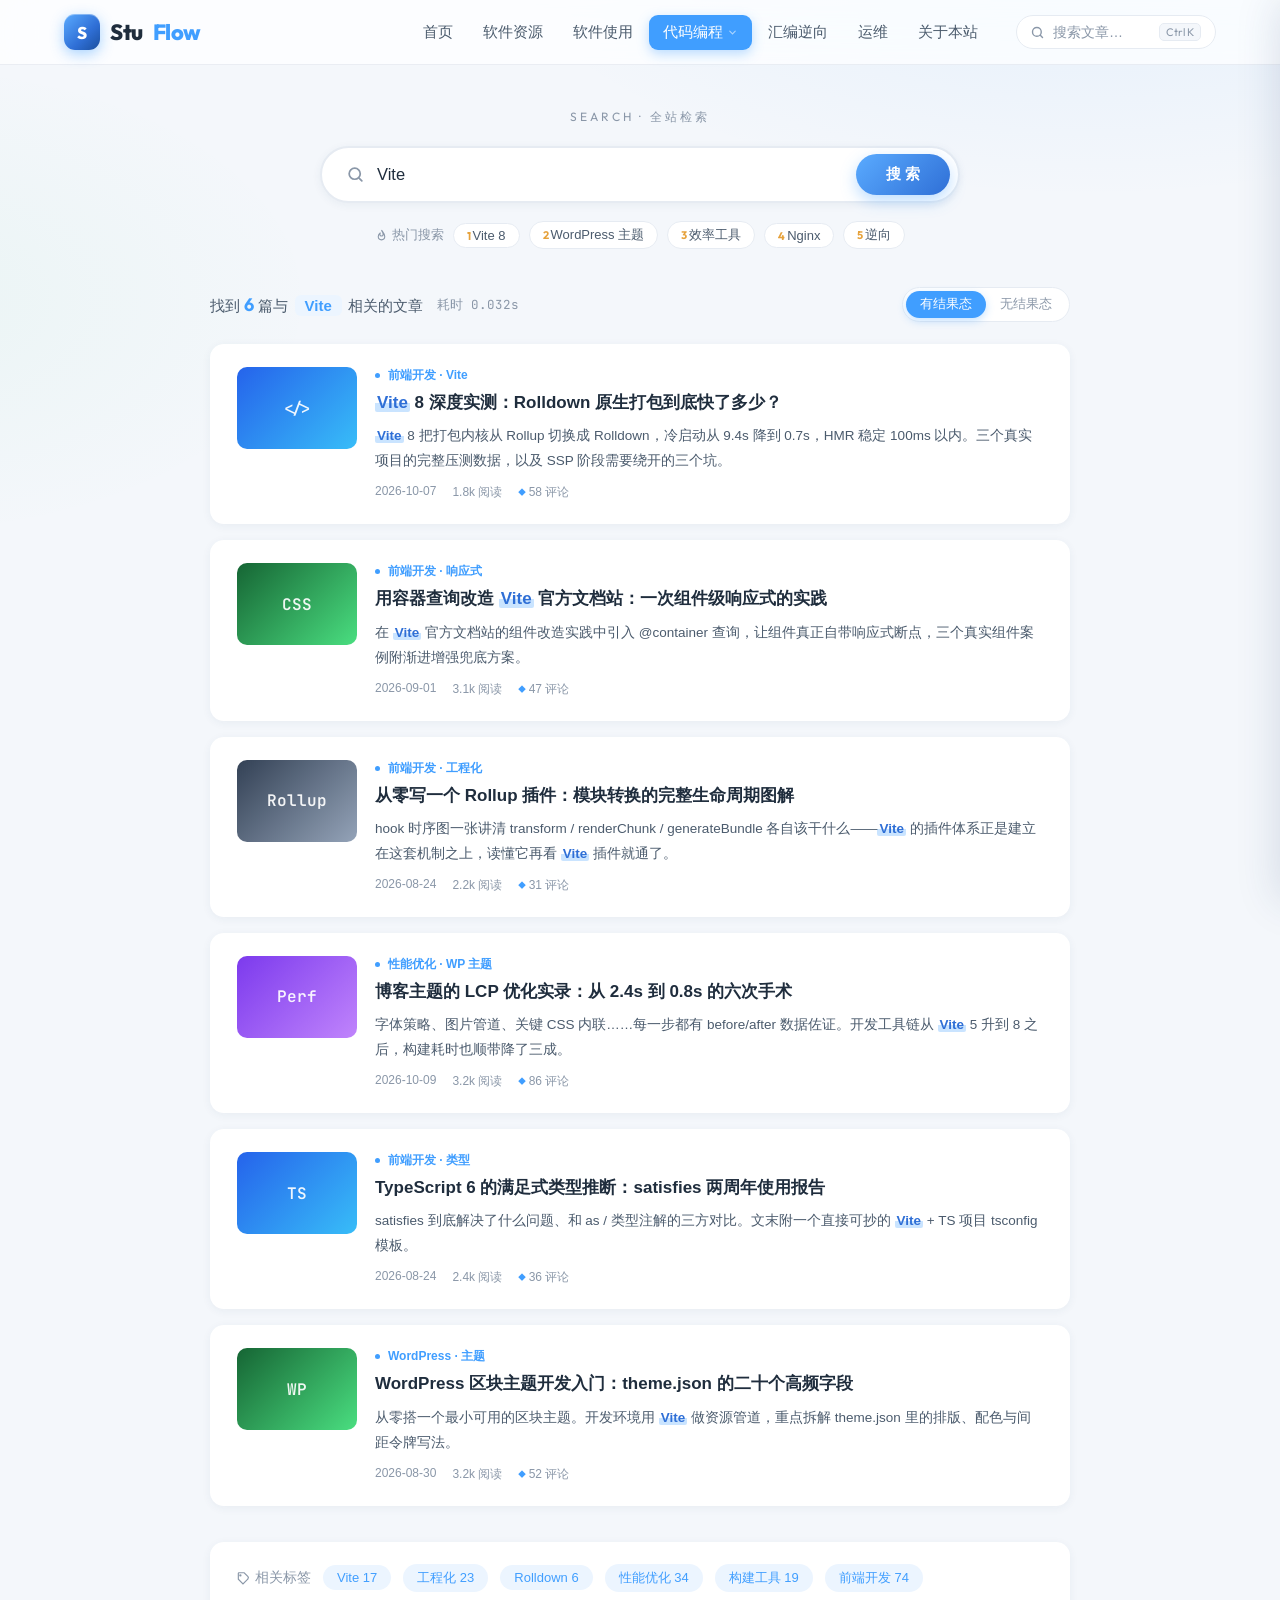
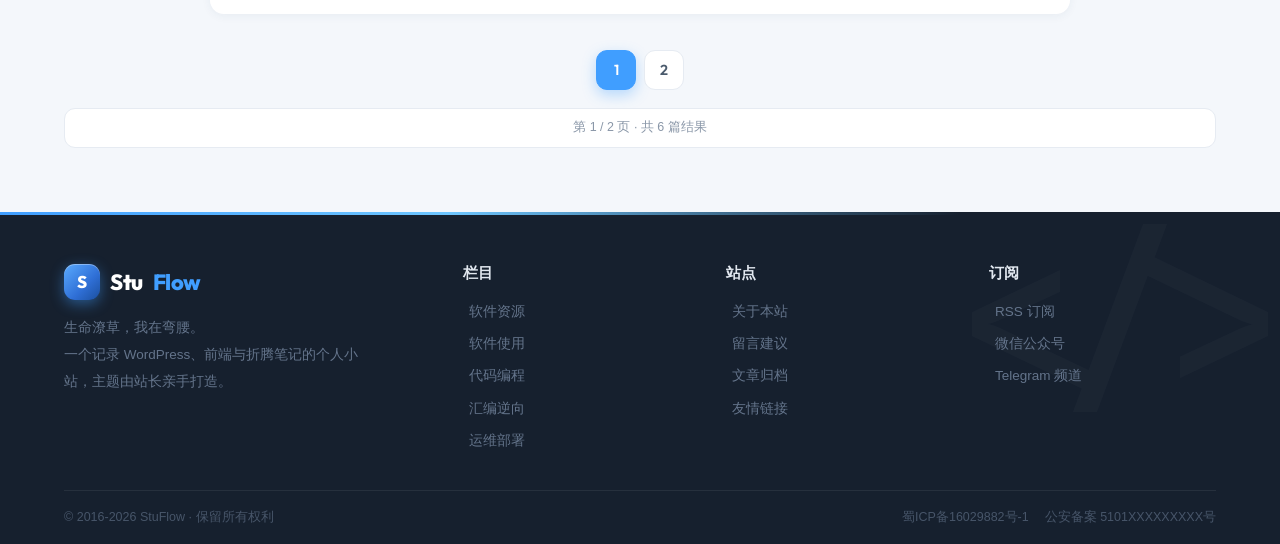
<file: search.html>
<!DOCTYPE html>
<html lang="zh-CN">
<head>
<meta charset="UTF-8">
<meta name="viewport" content="width=device-width, initial-scale=1.0">
<title>搜索：Vite · StuFlow</title>
<link rel="preconnect" href="https://fonts.googleapis.com">
<link href="https://fonts.googleapis.com/css2?family=Outfit:wght@400;500;600;700;800&family=JetBrains+Mono:wght@400;600&display=swap" rel="stylesheet">
<style>
:root{
  --blue:#409eff;--blue-deep:#2f6fd6;--blue-soft:#ecf5ff;--blue-ghost:rgba(64,158,255,.12);
  --green:#34c77b;--amber:#e6a23c;
  --ink:#1f2d3d;--ink-2:#4b5b6d;--ink-3:#8a97a8;
  --line:#e6ebf2;--bg:#f4f7fb;--card:#fff;
  --radius:14px;--radius-lg:20px;
  --shadow:0 2px 10px rgba(31,60,105,.06);--shadow-lift:0 16px 40px rgba(31,60,105,.16);
  --font-en:'Outfit',-apple-system,'PingFang SC','Microsoft YaHei',sans-serif;
  --font-mono:'JetBrains Mono','Cascadia Code',Consolas,monospace;
  --font-cn:-apple-system,'PingFang SC','Hiragino Sans GB','Microsoft YaHei',sans-serif;
}
*{margin:0;padding:0;box-sizing:border-box}
html{scroll-behavior:smooth}
body{
  font-family:var(--font-cn);color:var(--ink);background:var(--bg);
  background-image:
    radial-gradient(ellipse 1000px 480px at 85% -100px,rgba(64,158,255,.10),transparent 62%),
    radial-gradient(ellipse 700px 400px at -8% 300px,rgba(52,199,123,.05),transparent 60%);
  background-attachment:fixed;-webkit-font-smoothing:antialiased;
}
a{color:inherit;text-decoration:none}
img{display:block;max-width:100%}
button{font-family:inherit}
.wrap{max-width:1200px;margin:0 auto;padding:0 24px}
.main-col{max-width:860px;margin:0 auto}

/* ── 导航（与首页一致） ── */
.progress{position:fixed;top:0;left:0;height:3px;width:0;z-index:300;
  background:linear-gradient(90deg,var(--blue),#6ec6ff);box-shadow:0 0 10px rgba(64,158,255,.6);transition:width .08s linear}
.nav-wrap{position:sticky;top:0;z-index:100}
.nav{backdrop-filter:blur(16px) saturate(1.7);-webkit-backdrop-filter:blur(16px) saturate(1.7);
  background:rgba(255,255,255,.74);border-bottom:1px solid rgba(31,60,105,.08);transition:box-shadow .3s}
.nav.scrolled{box-shadow:0 6px 24px rgba(31,60,105,.08)}
.nav-inner{display:flex;align-items:center;gap:24px;height:64px;position:relative}
.logo{display:flex;align-items:center;gap:10px;font-family:var(--font-en);font-weight:800;font-size:22px;letter-spacing:-.02em;flex:none}
.logo-mark{width:36px;height:36px;border-radius:11px;
  background:linear-gradient(135deg,#5aabff 0%,#2f6fd6 60%,#1b4f9e 100%);
  display:grid;place-items:center;color:#fff;font-size:17px;font-weight:800;
  box-shadow:0 4px 14px rgba(64,158,255,.45),inset 0 1px 0 rgba(255,255,255,.35);
  transition:transform .3s cubic-bezier(.34,1.56,.64,1)}
.logo:hover .logo-mark{transform:rotate(-8deg) scale(1.08)}
.logo em{font-style:normal;color:var(--blue)}
.nav-menu{display:flex;gap:2px;list-style:none;margin-left:auto}
.nav-menu>li{position:relative}
.nav-menu>li>a{display:flex;align-items:center;gap:4px;padding:8px 14px;border-radius:9px;
  font-size:15px;color:var(--ink-2);font-weight:500;transition:all .18s}
.nav-menu>li>a .car{opacity:.55;transition:transform .2s}
.nav-menu>li:hover>a{color:var(--blue);background:var(--blue-ghost)}
.nav-menu>li:hover>a .car{transform:rotate(180deg)}
.nav-menu>li>a.active{color:#fff;background:var(--blue);box-shadow:0 4px 12px rgba(64,158,255,.35)}
.submenu{position:absolute;top:calc(100% + 8px);left:50%;transform:translateX(-50%) translateY(6px);
  background:#fff;border:1px solid var(--line);border-radius:12px;box-shadow:0 18px 44px rgba(31,60,105,.16);
  padding:8px;min-width:430px;display:grid;grid-template-columns:1fr 1fr;gap:2px;
  opacity:0;visibility:hidden;transition:all .2s cubic-bezier(.2,.8,.3,1)}
.nav-menu>li:hover .submenu{opacity:1;visibility:visible;transform:translateX(-50%) translateY(0)}
.submenu::before{content:"";position:absolute;top:-4px;left:0;right:0;height:8px}
.submenu a{display:flex;align-items:center;gap:10px;padding:9px 12px;border-radius:8px;font-size:14px;color:var(--ink-2);transition:all .15s}
.submenu a:hover{background:var(--blue-soft);color:var(--blue)}
.submenu .ic{width:28px;height:28px;border-radius:8px;display:grid;place-items:center;font-family:var(--font-mono);font-size:11px;font-weight:600;color:#fff;flex:none}
.submenu .tx b{display:block;font-size:14px;font-weight:600}
.submenu .tx span{font-size:12px;color:var(--ink-3)}
.nav-search{display:flex;align-items:center;gap:8px;background:#fff;border:1px solid var(--line);border-radius:99px;
  padding:7px 14px 7px 13px;width:200px;transition:all .25s;flex:none}
.nav-search:focus-within{border-color:var(--blue);box-shadow:0 0 0 3px rgba(64,158,255,.15);width:250px}
.nav-search svg{flex:none;color:var(--ink-3)}
.nav-search input{border:none;outline:none;background:none;font-size:14px;width:100%;color:var(--ink);font-family:var(--font-cn)}
.nav-search input::placeholder{color:var(--ink-3)}
.nav-search kbd{font-family:var(--font-en);font-size:11px;color:var(--ink-3);border:1px solid var(--line);border-radius:5px;padding:1px 6px;background:var(--bg);flex:none}
.nav-burger{display:none;margin-left:auto;background:none;border:none;cursor:pointer;color:var(--ink);padding:6px}
.drawer-mask{position:fixed;inset:0;background:rgba(15,23,42,.4);z-index:198;opacity:0;visibility:hidden;transition:all .25s;backdrop-filter:blur(2px)}
.drawer{position:fixed;top:0;right:-290px;width:280px;height:100vh;background:#fff;z-index:199;
  transition:right .28s cubic-bezier(.2,.8,.3,1);padding:22px 18px;overflow-y:auto;box-shadow:-12px 0 40px rgba(31,60,105,.15)}
.drawer.open{right:0}.drawer-mask.open{opacity:1;visibility:visible}
.drawer .d-head{display:flex;justify-content:space-between;align-items:center;margin-bottom:20px}
.drawer .d-head .logo{font-size:19px}
.drawer .d-close{background:none;border:none;cursor:pointer;color:var(--ink-3);padding:4px}
.drawer a.d-link{display:flex;align-items:center;justify-content:space-between;padding:13px 14px;border-radius:10px;font-size:15.5px;color:var(--ink-2);font-weight:500}
.drawer a.d-link:hover,.drawer a.d-link.on{background:var(--blue-soft);color:var(--blue)}
.drawer a.d-link .n{font-family:var(--font-en);font-size:12px;color:var(--ink-3)}
.drawer .d-search{display:flex;gap:8px;align-items:center;background:var(--bg);border:1px solid var(--line);border-radius:99px;padding:9px 14px;margin-bottom:14px}
.drawer .d-search input{border:none;background:none;outline:none;font-size:14px;width:100%}

/* ── 搜索头部 ── */
.search-hero{padding:44px 0 30px;text-align:center}
.search-hero .sh-kicker{font-family:var(--font-en);font-size:12px;letter-spacing:.24em;text-transform:uppercase;color:var(--ink-3);margin-bottom:20px}
.big-search{
  display:flex;align-items:center;gap:12px;max-width:640px;margin:0 auto;
  background:#fff;border:2px solid var(--line);border-radius:99px;padding:6px 8px 6px 24px;
  box-shadow:var(--shadow);transition:all .25s;
}
.big-search:focus-within{border-color:var(--blue);box-shadow:0 0 0 5px rgba(64,158,255,.13),var(--shadow)}
.big-search>svg{flex:none;color:var(--ink-3)}
.big-search input{flex:1;border:none;outline:none;background:none;font-size:16.5px;color:var(--ink);font-family:var(--font-cn);min-width:0}
.big-search input::placeholder{color:var(--ink-3)}
.big-search button{
  flex:none;border:none;cursor:pointer;background:linear-gradient(135deg,#5aabff,#2f6fd6);color:#fff;
  font-size:14.5px;font-weight:600;padding:11px 30px;border-radius:99px;
  box-shadow:0 6px 16px rgba(64,158,255,.35);transition:all .2s;
}
.big-search button:hover{transform:translateY(-1px);box-shadow:0 10px 24px rgba(64,158,255,.45)}
/* 热搜词 */
.hotwords{display:flex;justify-content:center;align-items:center;gap:9px;flex-wrap:wrap;margin-top:18px;font-size:13px;color:var(--ink-3)}
.hotwords .lb{display:inline-flex;align-items:center;gap:4px}
.hotwords a{color:var(--ink-2);background:#fff;border:1px solid var(--line);border-radius:99px;padding:4px 13px;transition:all .16s}
.hotwords a:hover{color:var(--blue);border-color:var(--blue);background:var(--blue-soft)}
.hotwords a b{color:#e6a23c;font-weight:700;margin-right:2px;font-size:11px;font-family:var(--font-en)}

/* ── 结果统计行 ── */
.result-bar{display:flex;align-items:center;gap:14px;flex-wrap:wrap;margin:8px 0 22px;max-width:860px;margin-left:auto;margin-right:auto}
.result-bar .rb-t{font-size:15px;color:var(--ink-2)}
.result-bar .rb-t b{color:var(--blue);font-family:var(--font-en);font-size:18px}
.result-bar .rb-t .q{background:var(--blue-soft);color:var(--blue);font-weight:600;padding:2px 10px;border-radius:6px;margin:0 2px}
.result-bar .rb-time{font-size:12.5px;color:var(--ink-3);font-family:var(--font-mono)}
.state-toggle{margin-left:auto;display:inline-flex;background:#fff;border:1px solid var(--line);border-radius:99px;padding:3px;font-size:12.5px}
.state-toggle button{border:none;background:none;cursor:pointer;padding:5px 14px;border-radius:99px;color:var(--ink-3);font-size:12.5px;transition:all .16s}
.state-toggle button.on{background:var(--blue);color:#fff;box-shadow:0 3px 8px rgba(64,158,255,.3)}

/* ── 结果列表 ── */
.results{display:grid;gap:16px;max-width:860px;margin:0 auto}
.sr{
  background:#fff;border-radius:var(--radius);box-shadow:var(--shadow);padding:22px 26px;
  display:flex;gap:18px;transition:all .22s;border:1px solid transparent;
}
.sr:hover{border-color:rgba(64,158,255,.35);box-shadow:0 12px 30px rgba(64,158,255,.12);transform:translateY(-3px)}
.sr .sr-thumb{flex:none;width:120px;height:82px;border-radius:10px;overflow:hidden;position:relative}
.sr .sr-thumb .grad{position:absolute;inset:0}
.sr .sr-thumb span{position:absolute;inset:0;display:grid;place-items:center;font-family:var(--font-mono);font-size:16px;font-weight:600;color:rgba(255,255,255,.92)}
.g1{background:linear-gradient(135deg,#2563eb,#38bdf8)}
.g2{background:linear-gradient(135deg,#166534,#4ade80)}
.g3{background:linear-gradient(135deg,#334155,#94a3b8)}
.g4{background:linear-gradient(135deg,#7c3aed,#c084fc)}
.sr .sr-main{flex:1;min-width:0}
.sr .sr-cat{font-size:12px;color:var(--blue);font-weight:600;margin-bottom:6px;display:flex;align-items:center;gap:8px}
.sr .sr-cat .dot{width:5px;height:5px;border-radius:50%;background:var(--blue)}
.sr h3{font-size:17px;font-weight:600;line-height:1.55;margin-bottom:8px}
.sr h3 a:hover{color:var(--blue)}
.sr .sr-exc{font-size:13.5px;color:var(--ink-2);line-height:1.85;display:-webkit-box;-webkit-line-clamp:2;-webkit-box-orient:vertical;overflow:hidden;margin-bottom:10px}
.sr .sr-meta{display:flex;gap:16px;font-size:12px;color:var(--ink-3);flex-wrap:wrap}
.sr .sr-meta .cmt::before{content:"◆ ";color:var(--blue);font-size:8px;vertical-align:1px}
mark{background:linear-gradient(transparent 55%,rgba(64,158,255,.28) 55%);color:var(--blue-deep);font-weight:600;padding:0 2px;border-radius:2px}

/* ── 无结果态 ── */
.no-result{
  max-width:860px;margin:0 auto;background:#fff;border-radius:var(--radius-lg);box-shadow:var(--shadow);
  padding:56px 40px;text-align:center;display:none;
}
.no-result.show{display:block;animation:rise .5s both}
.no-result .nr-ic{
  width:88px;height:88px;margin:0 auto 24px;border-radius:26px;
  background:var(--blue-soft);display:grid;place-items:center;color:var(--blue);
  box-shadow:inset 0 2px 0 rgba(255,255,255,.6),0 10px 24px rgba(64,158,255,.15);
}
.no-result h3{font-size:20px;font-weight:700;margin-bottom:10px}
.no-result p{font-size:14px;color:var(--ink-2);line-height:1.9;max-width:420px;margin:0 auto 22px}
.no-result .nr-tips{display:flex;justify-content:center;gap:9px;flex-wrap:wrap;margin-bottom:28px}
.no-result .nr-tips a{font-size:13px;color:var(--ink-2);background:var(--bg);border:1px solid var(--line);border-radius:99px;padding:6px 16px;transition:all .16s}
.no-result .nr-tips a:hover{color:var(--blue);border-color:var(--blue);background:var(--blue-soft)}
.no-result .nr-btn{
  display:inline-flex;align-items:center;gap:8px;border:none;cursor:pointer;
  background:linear-gradient(135deg,#5aabff,#2f6fd6);color:#fff;font-size:14.5px;font-weight:600;
  padding:12px 32px;border-radius:99px;box-shadow:0 6px 18px rgba(64,158,255,.35);transition:all .2s;
}
.no-result .nr-btn:hover{transform:translateY(-2px);box-shadow:0 10px 26px rgba(64,158,255,.45)}
.results.hidden{display:none}

/* ── 底部相关标签 ── */
.rel-tags{max-width:860px;margin:36px auto 0;background:#fff;border-radius:var(--radius);box-shadow:var(--shadow);padding:22px 26px;display:flex;align-items:center;gap:12px;flex-wrap:wrap}
.rel-tags .lb{font-size:13.5px;color:var(--ink-3);display:inline-flex;gap:5px;align-items:center;flex:none}
.rel-tags a{font-size:13px;color:var(--blue);background:var(--blue-soft);padding:5px 14px;border-radius:99px;transition:all .18s;font-weight:500}
.rel-tags a:hover{background:var(--blue);color:#fff}

/* ── 分页 ── */
.pager{display:flex;justify-content:center;align-items:center;gap:8px;margin:36px 0 8px;flex-wrap:wrap}
.pager a,.pager span{min-width:40px;height:40px;padding:0 14px;border-radius:11px;display:inline-flex;align-items:center;justify-content:center;
  font-family:var(--font-en);font-size:14.5px;font-weight:600;background:#fff;border:1px solid var(--line);color:var(--ink-2);transition:all .18s}
.pager a:hover{border-color:var(--blue);color:var(--blue);transform:translateY(-2px)}
.pager .cur{background:var(--blue);border-color:var(--blue);color:#fff;box-shadow:0 5px 14px rgba(64,158,255,.35)}
.pager .hint{width:100%;text-align:center;font-size:12.5px;color:var(--ink-3);margin-top:10px;font-family:var(--font-cn);font-weight:400}

/* ── 页脚 ── */
footer{margin-top:64px;background:#16202e;color:#94a3b8;padding:52px 0 0;position:relative;overflow:hidden}
footer::before{content:"";position:absolute;top:0;left:0;right:0;height:3px;
  background:linear-gradient(90deg,var(--blue),#6ec6ff 35%,transparent 75%)}
footer::after{content:"</>";position:absolute;right:-20px;top:6px;font-family:var(--font-mono);font-weight:600;
  font-size:200px;color:rgba(255,255,255,.025);line-height:1;pointer-events:none}
.foot-grid{display:grid;grid-template-columns:1.6fr 1fr 1fr 1fr;gap:36px;padding-bottom:40px;position:relative;z-index:1}
.foot-brand .logo{color:#fff;margin-bottom:14px}
.foot-brand p{font-size:13.5px;line-height:2;color:#64748b;max-width:300px}
.foot-col h5{color:#e2e8f0;font-size:15px;font-weight:600;margin-bottom:16px}
.foot-col ul{list-style:none;display:grid;gap:10px}
.foot-col a{font-size:13.5px;color:#64748b;transition:all .18s;display:inline-flex;align-items:center;gap:6px}
.foot-col a::before{content:"";width:0;height:1.5px;background:var(--blue);transition:width .2s}
.foot-col a:hover{color:#6ec6ff}
.foot-col a:hover::before{width:12px}
.foot-bar{border-top:1px solid rgba(255,255,255,.07);padding:18px 0;display:flex;justify-content:space-between;gap:12px;flex-wrap:wrap;font-size:12.5px;color:#475569}
.foot-bar .icp{display:flex;gap:16px;flex-wrap:wrap}

/* ── 动效 ── */
@keyframes rise{from{opacity:0;transform:translateY(18px)}to{opacity:1;transform:none}}
.search-hero,.result-bar,.results,.rel-tags{animation:rise .7s cubic-bezier(.2,.7,.3,1) both}
.result-bar{animation-delay:.06s}.results{animation-delay:.12s}.rel-tags{animation-delay:.18s}
.sr{animation:rise .5s both}
.sr:nth-child(2){animation-delay:.05s}.sr:nth-child(3){animation-delay:.1s}
.sr:nth-child(5){animation-delay:.05s}.sr:nth-child(6){animation-delay:.1s}

/* ── 响应式 ── */
@media (max-width:1024px){
  .submenu{display:none}
  .foot-grid{grid-template-columns:1fr 1fr}
}
@media (max-width:768px){
  .nav-menu,.nav-search{display:none}
  .nav-burger{display:block}
  .search-hero{padding:32px 0 24px}
  .big-search{padding:5px 6px 5px 18px}
  .big-search button{padding:10px 20px;font-size:13.5px}
  .sr{flex-direction:column;padding:18px 20px}
  .sr .sr-thumb{width:100%;height:130px}
  .state-toggle{margin-left:0;width:100%;justify-content:center}
  .no-result{padding:44px 22px}
  .foot-grid{grid-template-columns:1fr;gap:28px}
  footer::after{font-size:120px}
}
</style>
</head>
<body>

<div class="progress" id="progress"></div>

<div class="nav-wrap">
  <nav class="nav" id="nav">
    <div class="wrap nav-inner">
      <a class="logo" href="index.html"><span class="logo-mark">S</span>Stu<em>Flow</em></a>
      <ul class="nav-menu">
        <li><a href="index.html">首页</a></li>
        <li><a href="#">软件资源</a></li>
        <li><a href="#">软件使用</a></li>
        <li>
          <a class="active" href="category.html">代码编程
            <svg class="car" width="11" height="11" viewBox="0 0 24 24" fill="none" stroke="currentColor" stroke-width="2.5" stroke-linecap="round"><path d="m6 9 6 6 6-6"/></svg>
          </a>
          <div class="submenu">
            <a href="#"><span class="ic" style="background:#409eff">WP</span><span class="tx"><b>WordPress</b><span>主题与插件开发 86 篇</span></span></a>
            <a href="#"><span class="ic" style="background:#34c77b">JS</span><span class="tx"><b>JavaScript</b><span>ES 规范与工程实践 61 篇</span></span></a>
            <a href="#"><span class="ic" style="background:#e6a23c">KT</span><span class="tx"><b>Kotlin / Android</b><span>协程与移动端开发 28 篇</span></span></a>
            <a href="#"><span class="ic" style="background:#8b5cf6">C++</span><span class="tx"><b>C / C++</b><span>底层与性能优化 19 篇</span></span></a>
            <a href="#"><span class="ic" style="background:#f43f5e">VUE</span><span class="tx"><b>Vue</b><span>组件设计与生态 24 篇</span></span></a>
            <a href="#"><span class="ic" style="background:#0ea5e9">UNI</span><span class="tx"><b>UniApp</b><span>跨端开发笔记 12 篇</span></span></a>
          </div>
        </li>
        <li><a href="#">汇编逆向</a></li>
        <li><a href="#">运维</a></li>
        <li><a href="#">关于本站</a></li>
      </ul>
      <label class="nav-search">
        <svg width="15" height="15" viewBox="0 0 24 24" fill="none" stroke="currentColor" stroke-width="2.2" stroke-linecap="round"><circle cx="11" cy="11" r="7"/><path d="m20 20-3.5-3.5"/></svg>
        <input type="text" placeholder="搜索文章…">
        <kbd>Ctrl K</kbd>
      </label>
      <button class="nav-burger" id="burger" aria-label="菜单">
        <svg width="22" height="22" viewBox="0 0 24 24" fill="none" stroke="currentColor" stroke-width="2" stroke-linecap="round"><path d="M4 7h16M4 12h16M4 17h16"/></svg>
      </button>
    </div>
  </nav>
</div>

<div class="drawer-mask" id="drawerMask"></div>
<aside class="drawer" id="drawer">
  <div class="d-head">
    <a class="logo" href="index.html"><span class="logo-mark" style="width:30px;height:30px;font-size:14px">S</span>Stu<em>Flow</em></a>
    <button class="d-close" id="drawerClose" aria-label="关闭">
      <svg width="20" height="20" viewBox="0 0 24 24" fill="none" stroke="currentColor" stroke-width="2" stroke-linecap="round"><path d="M6 6l12 12M18 6 6 18"/></svg>
    </button>
  </div>
  <label class="d-search">
    <svg width="15" height="15" viewBox="0 0 24 24" fill="none" stroke="currentColor" stroke-width="2.2" stroke-linecap="round" style="color:var(--ink-3)"><circle cx="11" cy="11" r="7"/><path d="m20 20-3.5-3.5"/></svg>
    <input type="text" placeholder="搜索文章…">
  </label>
  <a class="d-link" href="index.html">首页</a>
  <a class="d-link" href="#">软件资源 <span class="n">92</span></a>
  <a class="d-link" href="#">软件使用 <span class="n">37</span></a>
  <a class="d-link on" href="category.html">代码编程 <span class="n">74</span></a>
  <a class="d-link" href="#">汇编逆向 <span class="n">31</span></a>
  <a class="d-link" href="#">运维部署 <span class="n">45</span></a>
  <a class="d-link" href="#">关于本站</a>
</aside>

<main class="wrap">
  <!-- 搜索头部 -->
  <section class="search-hero">
    <div class="sh-kicker">Search · 全站检索</div>
    <div class="big-search">
      <svg width="19" height="19" viewBox="0 0 24 24" fill="none" stroke="currentColor" stroke-width="2.2" stroke-linecap="round"><circle cx="11" cy="11" r="7"/><path d="m20 20-3.5-3.5"/></svg>
      <input type="text" value="Vite" placeholder="输入关键词，回车搜索…">
      <button>搜 索</button>
    </div>
    <div class="hotwords">
      <span class="lb">
        <svg width="13" height="13" viewBox="0 0 24 24" fill="none" stroke="currentColor" stroke-width="2"><path d="M12 2s3 4.5 3 8a3 3 0 1 1-6 0c0-1 .5-2 1-3-2 1.5-4 3.8-4 7a6 6 0 0 0 12 0c0-5-4-9-6-12Z"/></svg>
        热门搜索
      </span>
      <a href="#"><b>1</b>Vite 8</a>
      <a href="#"><b>2</b>WordPress 主题</a>
      <a href="#"><b>3</b>效率工具</a>
      <a href="#"><b>4</b>Nginx</a>
      <a href="#"><b>5</b>逆向</a>
    </div>
  </section>

  <!-- 结果统计 -->
  <div class="result-bar">
    <span class="rb-t">找到 <b id="rbCount">6</b> 篇与 <span class="q">Vite</span> 相关的文章</span>
    <span class="rb-time">耗时 0.032s</span>
    <span class="state-toggle" id="stateToggle">
      <button class="on" data-state="has">有结果态</button>
      <button data-state="none">无结果态</button>
    </span>
  </div>

  <!-- 结果列表 -->
  <div class="results" id="results">
    <article class="sr">
      <a class="sr-thumb" href="single.html"><div class="grad g1"></div><span>&lt;/&gt;</span></a>
      <div class="sr-main">
        <div class="sr-cat"><span class="dot"></span>前端开发 · Vite</div>
        <h3><a href="single.html"><mark>Vite</mark> 8 深度实测：Rolldown 原生打包到底快了多少？</a></h3>
        <p class="sr-exc"><mark>Vite</mark> 8 把打包内核从 Rollup 切换成 Rolldown，冷启动从 9.4s 降到 0.7s，HMR 稳定 100ms 以内。三个真实项目的完整压测数据，以及 SSP 阶段需要绕开的三个坑。</p>
        <div class="sr-meta"><span>2026-10-07</span><span>1.8k 阅读</span><span class="cmt">58 评论</span></div>
      </div>
    </article>
    <article class="sr">
      <a class="sr-thumb" href="#"><div class="grad g2"></div><span>CSS</span></a>
      <div class="sr-main">
        <div class="sr-cat"><span class="dot"></span>前端开发 · 响应式</div>
        <h3><a href="#">用容器查询改造 <mark>Vite</mark> 官方文档站：一次组件级响应式的实践</a></h3>
        <p class="sr-exc">在 <mark>Vite</mark> 官方文档站的组件改造实践中引入 @container 查询，让组件真正自带响应式断点，三个真实组件案例附渐进增强兜底方案。</p>
        <div class="sr-meta"><span>2026-09-01</span><span>3.1k 阅读</span><span class="cmt">47 评论</span></div>
      </div>
    </article>
    <article class="sr">
      <a class="sr-thumb" href="#"><div class="grad g3"></div><span>Rollup</span></a>
      <div class="sr-main">
        <div class="sr-cat"><span class="dot"></span>前端开发 · 工程化</div>
        <h3><a href="#">从零写一个 Rollup 插件：模块转换的完整生命周期图解</a></h3>
        <p class="sr-exc">hook 时序图一张讲清 transform / renderChunk / generateBundle 各自该干什么——<mark>Vite</mark> 的插件体系正是建立在这套机制之上，读懂它再看 <mark>Vite</mark> 插件就通了。</p>
        <div class="sr-meta"><span>2026-08-24</span><span>2.2k 阅读</span><span class="cmt">31 评论</span></div>
      </div>
    </article>
    <article class="sr">
      <a class="sr-thumb" href="#"><div class="grad g4"></div><span>Perf</span></a>
      <div class="sr-main">
        <div class="sr-cat"><span class="dot"></span>性能优化 · WP 主题</div>
        <h3><a href="#">博客主题的 LCP 优化实录：从 2.4s 到 0.8s 的六次手术</a></h3>
        <p class="sr-exc">字体策略、图片管道、关键 CSS 内联……每一步都有 before/after 数据佐证。开发工具链从 <mark>Vite</mark> 5 升到 8 之后，构建耗时也顺带降了三成。</p>
        <div class="sr-meta"><span>2026-10-09</span><span>3.2k 阅读</span><span class="cmt">86 评论</span></div>
      </div>
    </article>
    <article class="sr">
      <a class="sr-thumb" href="#"><div class="grad g1"></div><span>TS</span></a>
      <div class="sr-main">
        <div class="sr-cat"><span class="dot"></span>前端开发 · 类型</div>
        <h3><a href="#">TypeScript 6 的满足式类型推断：satisfies 两周年使用报告</a></h3>
        <p class="sr-exc">satisfies 到底解决了什么问题、和 as / 类型注解的三方对比。文末附一个直接可抄的 <mark>Vite</mark> + TS 项目 tsconfig 模板。</p>
        <div class="sr-meta"><span>2026-08-24</span><span>2.4k 阅读</span><span class="cmt">36 评论</span></div>
      </div>
    </article>
    <article class="sr">
      <a class="sr-thumb" href="#"><div class="grad g2"></div><span>WP</span></a>
      <div class="sr-main">
        <div class="sr-cat"><span class="dot"></span>WordPress · 主题</div>
        <h3><a href="#">WordPress 区块主题开发入门：theme.json 的二十个高频字段</a></h3>
        <p class="sr-exc">从零搭一个最小可用的区块主题。开发环境用 <mark>Vite</mark> 做资源管道，重点拆解 theme.json 里的排版、配色与间距令牌写法。</p>
        <div class="sr-meta"><span>2026-08-30</span><span>3.2k 阅读</span><span class="cmt">52 评论</span></div>
      </div>
    </article>
  </div>

  <!-- 无结果态 -->
  <div class="no-result" id="noResult">
    <div class="nr-ic">
      <svg width="40" height="40" viewBox="0 0 24 24" fill="none" stroke="currentColor" stroke-width="1.8" stroke-linecap="round"><circle cx="11" cy="11" r="7"/><path d="m20 20-3.5-3.5"/><path d="M8.5 11h5"/></svg>
    </div>
    <h3>没有找到与「<span style="color:var(--blue)">qqzzff</span>」相关的文章</h3>
    <p>换个关键词试试？搜索引擎对错别字很敏感，也可以尝试更短、更核心的词，或者去标签页逛逛。</p>
    <div class="nr-tips">
      <a href="#">Vite 8</a>
      <a href="#">WordPress 主题</a>
      <a href="#">效率工具</a>
      <a href="#">Nginx</a>
      <a href="#">逆向</a>
      <a href="#">全部标签 →</a>
    </div>
    <a class="nr-btn" href="index.html">
      <svg width="15" height="15" viewBox="0 0 24 24" fill="none" stroke="currentColor" stroke-width="2.2" stroke-linecap="round"><path d="m15 6-6 6 6 6"/></svg>
      回首页随便看看
    </a>
  </div>

  <!-- 相关标签 -->
  <div class="rel-tags" id="relTags">
    <span class="lb">
      <svg width="14" height="14" viewBox="0 0 24 24" fill="none" stroke="currentColor" stroke-width="2"><path d="M20.6 13.4 12 22l-8-8V4a1 1 0 0 1 1-1h9l6.6 6.6a2 2 0 0 1 0 2.8Z"/><circle cx="7.5" cy="7.5" r="1"/></svg>
      相关标签
    </span>
    <a href="#">Vite 17</a>
    <a href="#">工程化 23</a>
    <a href="#">Rolldown 6</a>
    <a href="#">性能优化 34</a>
    <a href="#">构建工具 19</a>
    <a href="#">前端开发 74</a>
  </div>

  <!-- 分页 -->
  <nav class="pager" id="pager">
    <span class="cur">1</span>
    <a href="#">2</a>
    <span class="hint">第 1 / 2 页 · 共 6 篇结果</span>
  </nav>
</main>

<footer>
  <div class="wrap">
    <div class="foot-grid">
      <div class="foot-brand">
        <a class="logo" href="index.html"><span class="logo-mark">S</span>Stu<em>Flow</em></a>
        <p>生命潦草，我在弯腰。<br>一个记录 WordPress、前端与折腾笔记的个人小站，主题由站长亲手打造。</p>
      </div>
      <div class="foot-col">
        <h5>栏目</h5>
        <ul><li><a href="#">软件资源</a></li><li><a href="#">软件使用</a></li><li><a href="category.html">代码编程</a></li><li><a href="#">汇编逆向</a></li><li><a href="#">运维部署</a></li></ul>
      </div>
      <div class="foot-col">
        <h5>站点</h5>
        <ul><li><a href="#">关于本站</a></li><li><a href="#">留言建议</a></li><li><a href="archive.html">文章归档</a></li><li><a href="#">友情链接</a></li></ul>
      </div>
      <div class="foot-col">
        <h5>订阅</h5>
        <ul><li><a href="#">RSS 订阅</a></li><li><a href="#">微信公众号</a></li><li><a href="#">Telegram 频道</a></li></ul>
      </div>
    </div>
    <div class="foot-bar">
      <span>© 2016-2026 StuFlow · 保留所有权利</span>
      <span class="icp"><span>蜀ICP备16029882号-1</span><span>公安备案 5101XXXXXXXXX号</span></span>
    </div>
  </div>
</footer>

<script>
const progress=document.getElementById('progress'),nav=document.getElementById('nav');
addEventListener('scroll',()=>{
  const h=document.documentElement,max=h.scrollHeight-h.clientHeight;
  progress.style.width=(h.scrollTop/max*100)+'%';
  nav.classList.toggle('scrolled',h.scrollTop>10);
},{passive:true});
const drawer=document.getElementById('drawer'),mask=document.getElementById('drawerMask');
const openDrawer=()=>{drawer.classList.add('open');mask.classList.add('open');document.body.style.overflow='hidden'};
const closeDrawer=()=>{drawer.classList.remove('open');mask.classList.remove('open');document.body.style.overflow=''};
document.getElementById('burger').addEventListener('click',openDrawer);
document.getElementById('drawerClose').addEventListener('click',closeDrawer);
mask.addEventListener('click',closeDrawer);

/* ── 有结果 / 无结果态切换（原型预览用） ── */
const results=document.getElementById('results'),noResult=document.getElementById('noResult'),
      relTags=document.getElementById('relTags'),pager=document.getElementById('pager'),
      rbCount=document.getElementById('rbCount'),qEl=document.querySelector('.rb-t .q');
document.getElementById('stateToggle').addEventListener('click',e=>{
  const btn=e.target.closest('button');if(!btn)return;
  document.querySelectorAll('.state-toggle button').forEach(b=>b.classList.remove('on'));
  btn.classList.add('on');
  const none=btn.dataset.state==='none';
  results.classList.toggle('hidden',none);
  relTags.style.display=none?'none':'flex';
  pager.style.display=none?'none':'flex';
  noResult.classList.toggle('show',none);
  rbCount.textContent=none?'0':'6';
  qEl.textContent=none?'qqzzff':'Vite';
});
</script>
</body>
</html>
</file>
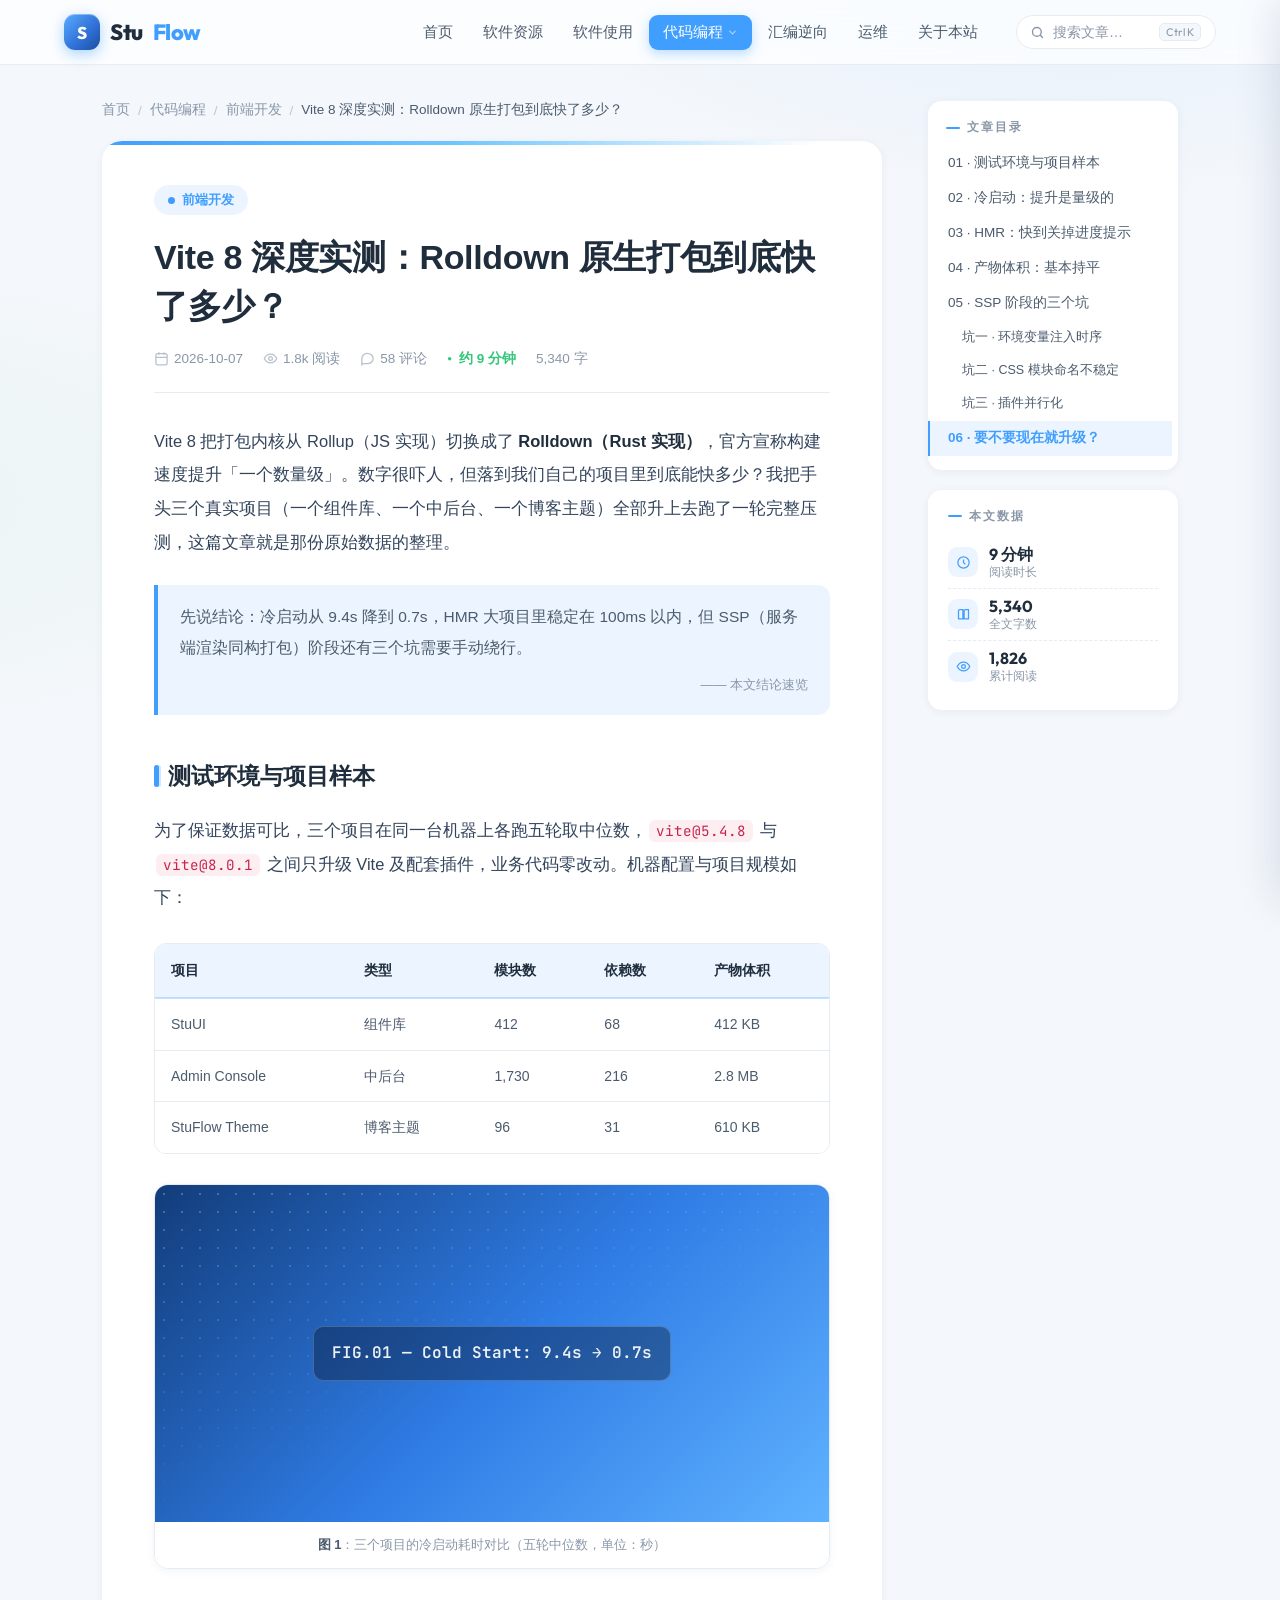
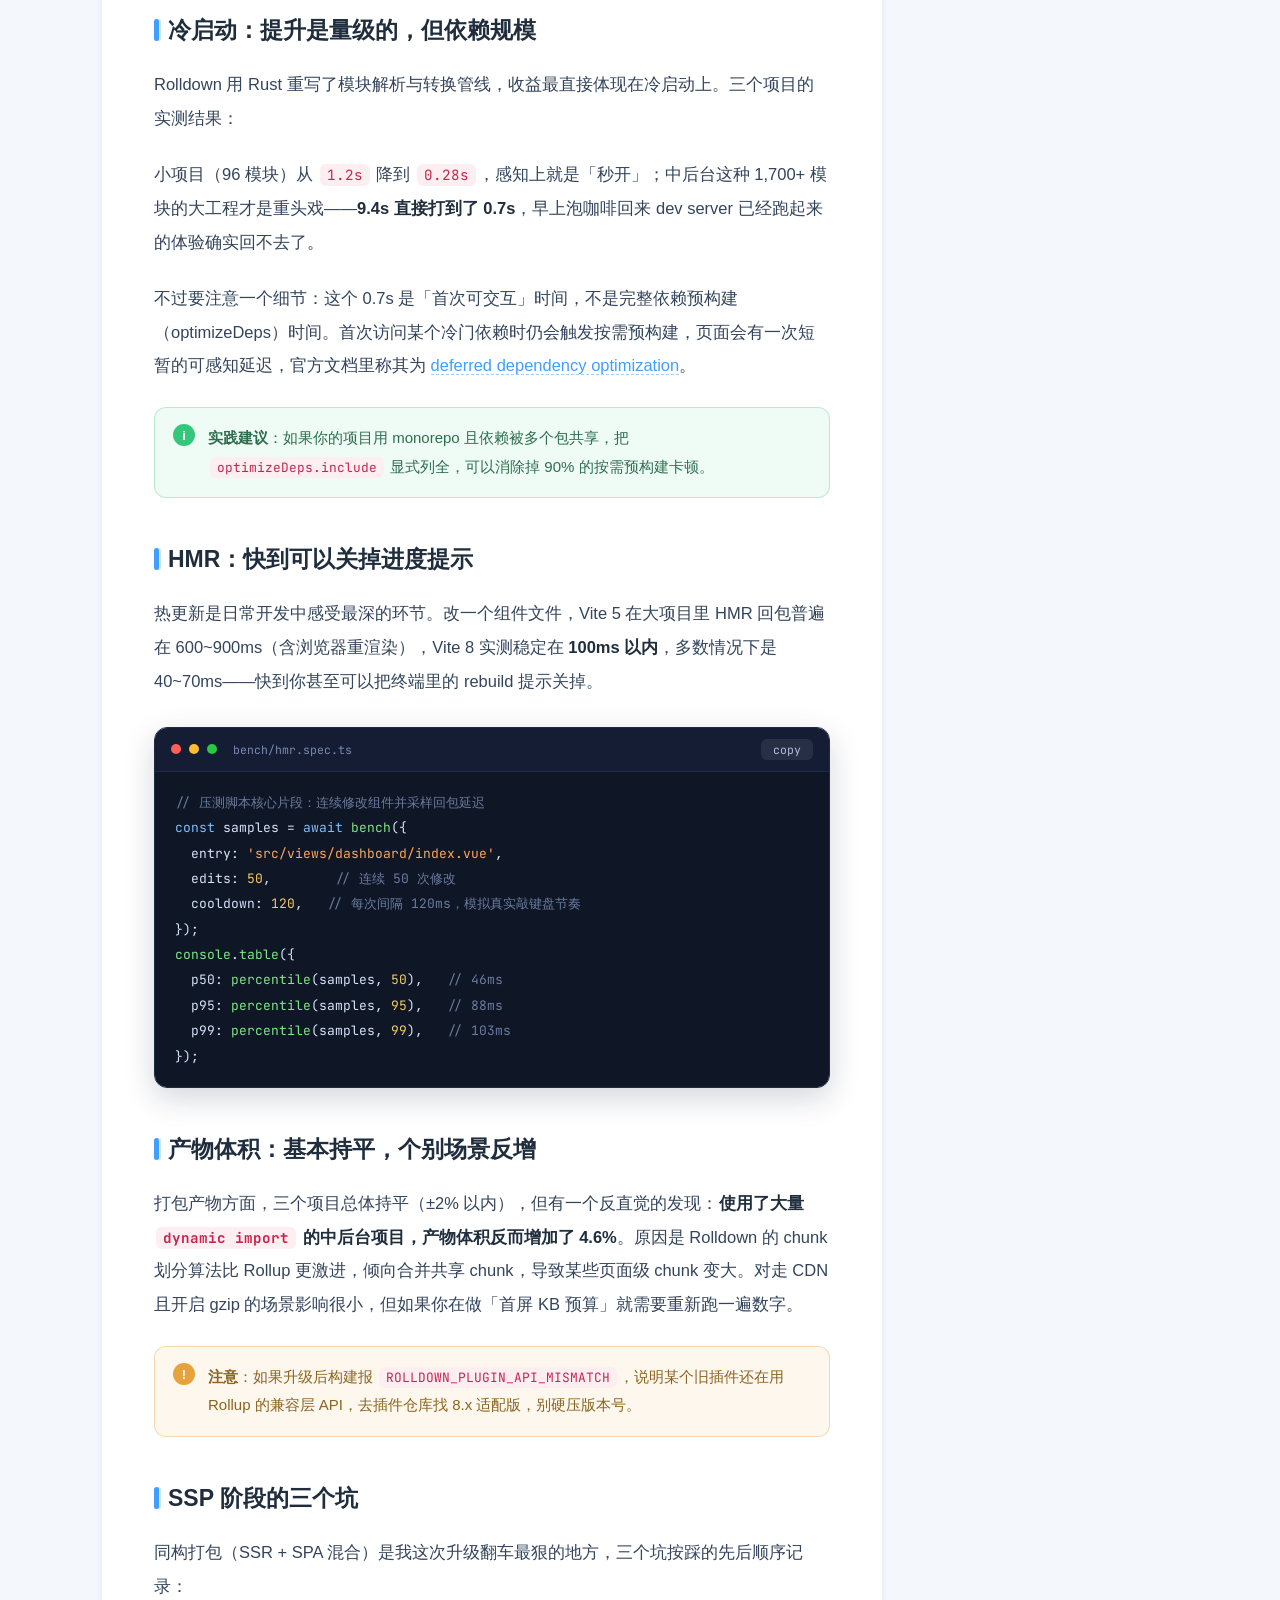
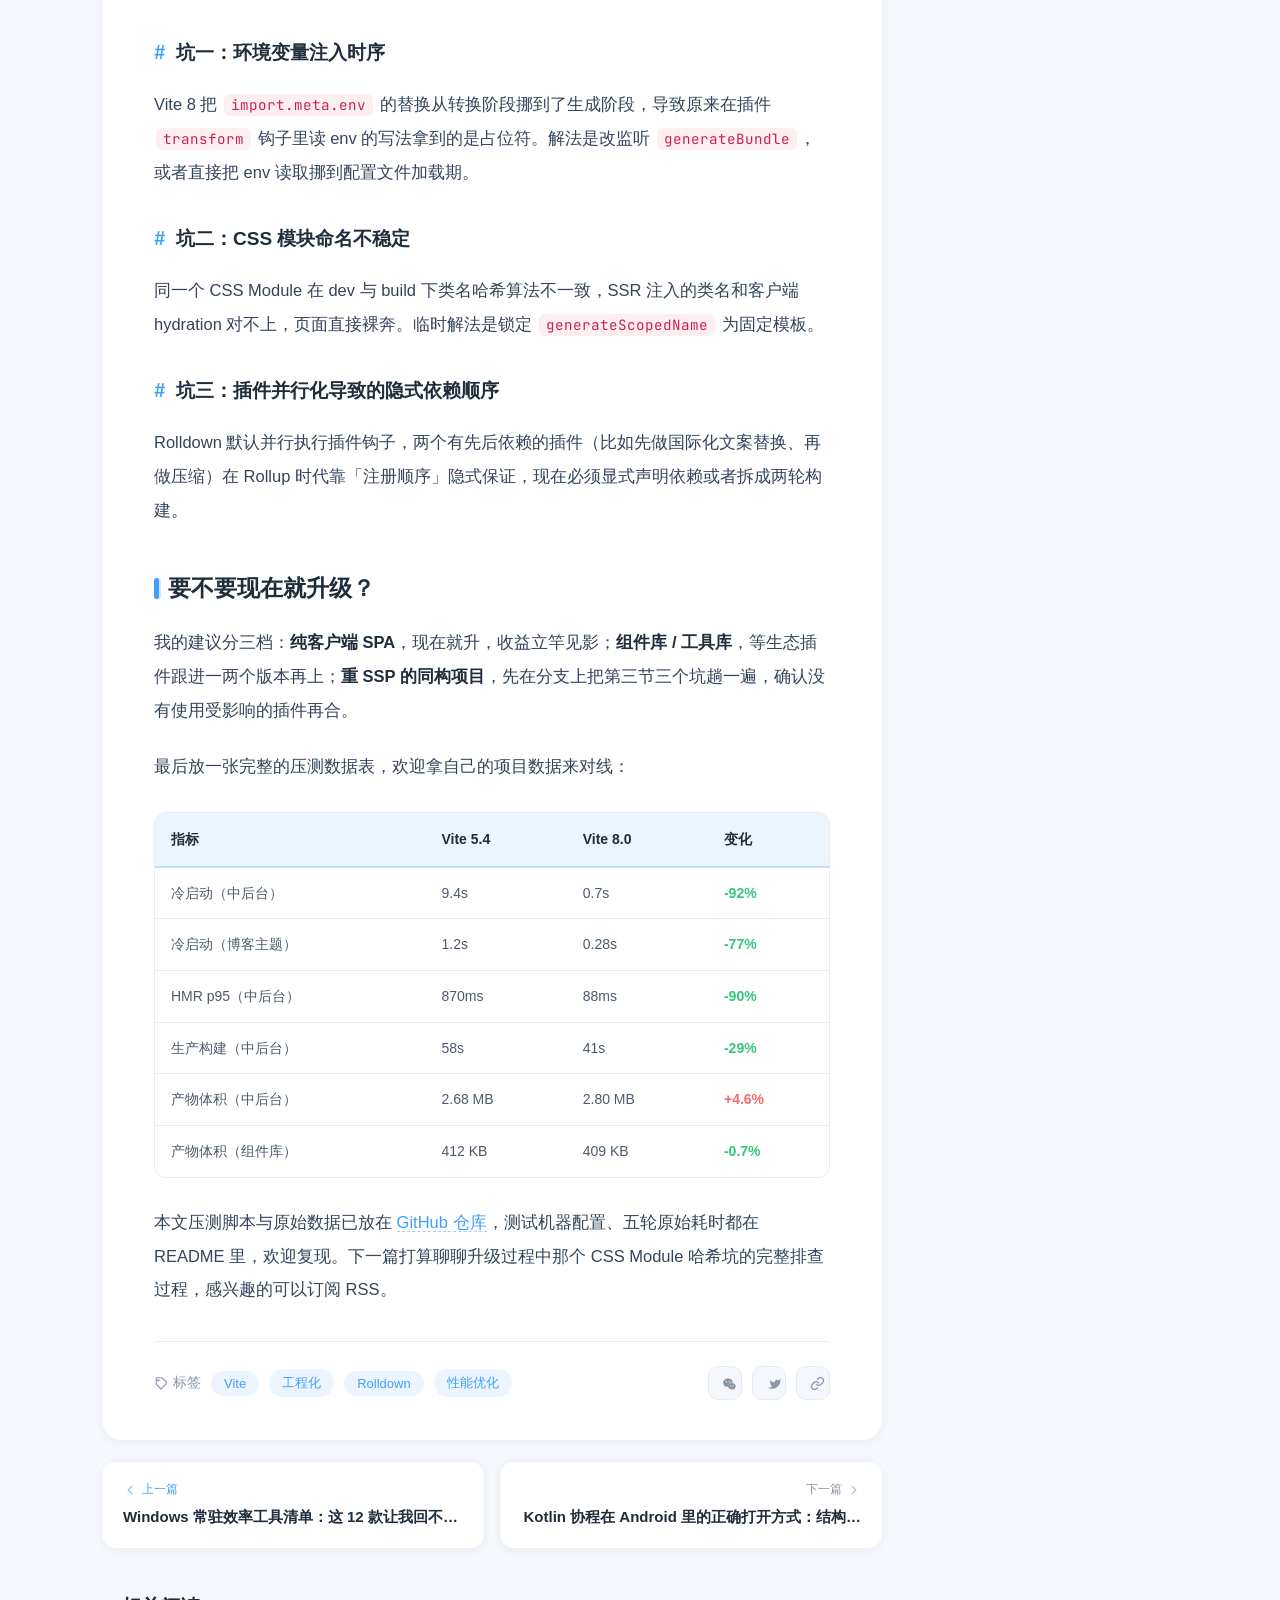
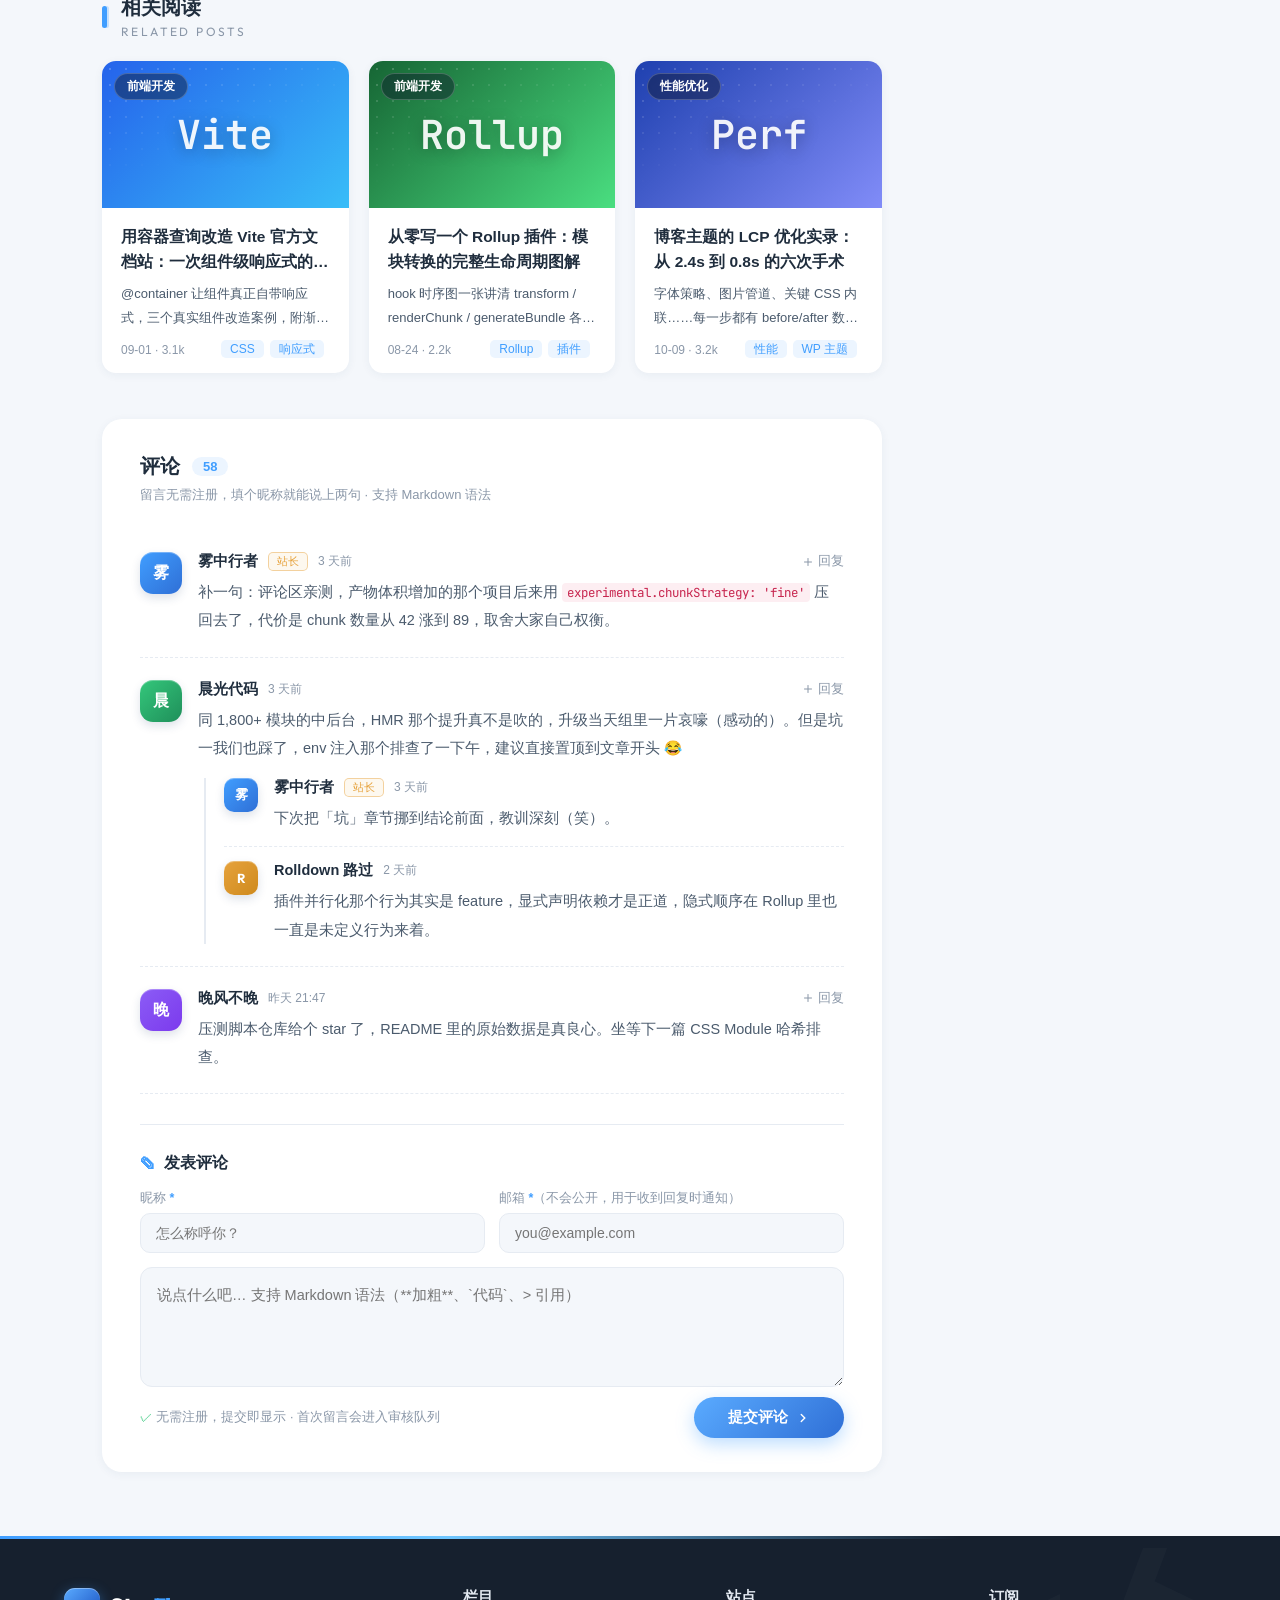
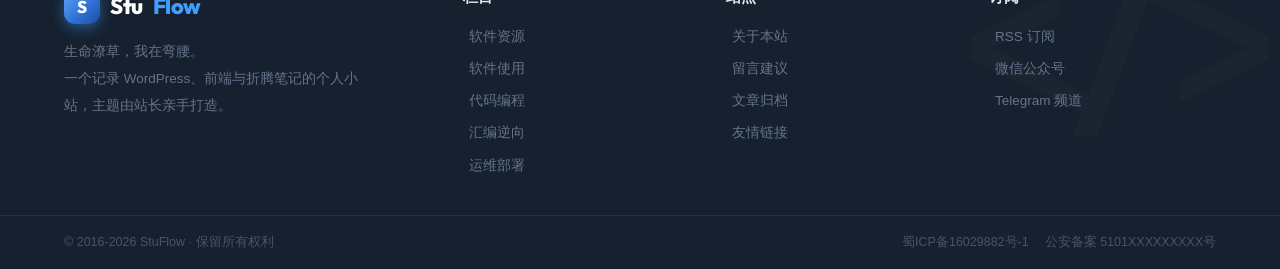
<file: single.html>
<!DOCTYPE html>
<html lang="zh-CN">
<head>
<meta charset="UTF-8">
<meta name="viewport" content="width=device-width, initial-scale=1.0">
<title>Vite 8 深度实测：Rolldown 原生打包到底快了多少？ · StuFlow</title>
<link rel="preconnect" href="https://fonts.googleapis.com">
<link href="https://fonts.googleapis.com/css2?family=Outfit:wght@400;500;600;700;800&family=JetBrains+Mono:wght@400;600&display=swap" rel="stylesheet">
<style>
:root{
  --blue:#409eff;
  --blue-deep:#2f6fd6;
  --blue-soft:#ecf5ff;
  --blue-ghost:rgba(64,158,255,.12);
  --green:#34c77b;
  --amber:#e6a23c;
  --ink:#1f2d3d;
  --ink-2:#4b5b6d;
  --ink-3:#8a97a8;
  --line:#e6ebf2;
  --bg:#f4f7fb;
  --card:#ffffff;
  --radius:14px;
  --radius-lg:20px;
  --shadow:0 2px 10px rgba(31,60,105,.06);
  --shadow-lift:0 16px 40px rgba(31,60,105,.16);
  --font-en:'Outfit',-apple-system,'PingFang SC','Microsoft YaHei',sans-serif;
  --font-mono:'JetBrains Mono','Cascadia Code',Consolas,monospace;
  --font-cn:-apple-system,'PingFang SC','Hiragino Sans GB','Microsoft YaHei',sans-serif;
}
*{margin:0;padding:0;box-sizing:border-box}
html{scroll-behavior:smooth;scroll-padding-top:90px}
body{
  font-family:var(--font-cn);color:var(--ink);background:var(--bg);
  background-image:
    radial-gradient(ellipse 1000px 480px at 85% -100px, rgba(64,158,255,.10), transparent 62%),
    radial-gradient(ellipse 700px 400px at -8% 500px, rgba(52,199,123,.05), transparent 60%);
  background-attachment:fixed;
  -webkit-font-smoothing:antialiased;
}
a{color:inherit;text-decoration:none}
img{display:block;max-width:100%}
button{font-family:inherit}
.wrap{max-width:1200px;margin:0 auto;padding:0 24px}

/* ───────── 顶部进度条 ───────── */
.progress{position:fixed;top:0;left:0;height:3px;width:0;z-index:300;
  background:linear-gradient(90deg,var(--blue),#6ec6ff);box-shadow:0 0 10px rgba(64,158,255,.6);
  transition:width .08s linear}

/* ───────── 导航（与首页一致） ───────── */
.nav-wrap{position:sticky;top:0;z-index:100}
.nav{
  backdrop-filter:blur(16px) saturate(1.7);
  -webkit-backdrop-filter:blur(16px) saturate(1.7);
  background:rgba(255,255,255,.74);
  border-bottom:1px solid rgba(31,60,105,.08);
  transition:box-shadow .3s;
}
.nav.scrolled{box-shadow:0 6px 24px rgba(31,60,105,.08)}
.nav-inner{display:flex;align-items:center;gap:24px;height:64px;position:relative}
.logo{display:flex;align-items:center;gap:10px;font-family:var(--font-en);font-weight:800;font-size:22px;letter-spacing:-.02em;flex:none}
.logo-mark{
  width:36px;height:36px;border-radius:11px;position:relative;overflow:hidden;
  background:linear-gradient(135deg,#5aabff 0%,#2f6fd6 60%,#1b4f9e 100%);
  display:grid;place-items:center;color:#fff;font-size:17px;font-weight:800;
  box-shadow:0 4px 14px rgba(64,158,255,.45), inset 0 1px 0 rgba(255,255,255,.35);
  transition:transform .3s cubic-bezier(.34,1.56,.64,1);
}
.logo:hover .logo-mark{transform:rotate(-8deg) scale(1.08)}
.logo em{font-style:normal;color:var(--blue)}
.nav-menu{display:flex;gap:2px;list-style:none;margin-left:auto}
.nav-menu>li{position:relative}
.nav-menu>li>a{
  display:flex;align-items:center;gap:4px;padding:8px 14px;border-radius:9px;
  font-size:15px;color:var(--ink-2);font-weight:500;transition:all .18s;
}
.nav-menu>li>a .car{opacity:.55;transition:transform .2s}
.nav-menu>li:hover>a{color:var(--blue);background:var(--blue-ghost)}
.nav-menu>li:hover>a .car{transform:rotate(180deg)}
.nav-menu>li>a.active{color:#fff;background:var(--blue);box-shadow:0 4px 12px rgba(64,158,255,.35)}
.submenu{
  position:absolute;top:calc(100% + 8px);left:50%;transform:translateX(-50%) translateY(6px);
  background:#fff;border:1px solid var(--line);border-radius:12px;box-shadow:0 18px 44px rgba(31,60,105,.16);
  padding:8px;min-width:430px;display:grid;grid-template-columns:1fr 1fr;gap:2px;
  opacity:0;visibility:hidden;transition:all .2s cubic-bezier(.2,.8,.3,1);
}
.nav-menu>li:hover .submenu{opacity:1;visibility:visible;transform:translateX(-50%) translateY(0)}
.submenu::before{content:"";position:absolute;top:-4px;left:0;right:0;height:8px}
.submenu a{display:flex;align-items:center;gap:10px;padding:9px 12px;border-radius:8px;font-size:14px;color:var(--ink-2);transition:all .15s}
.submenu a:hover{background:var(--blue-soft);color:var(--blue)}
.submenu .ic{width:28px;height:28px;border-radius:8px;display:grid;place-items:center;font-family:var(--font-mono);font-size:11px;font-weight:600;color:#fff;flex:none}
.submenu .tx b{display:block;font-size:14px;font-weight:600}
.submenu .tx span{font-size:12px;color:var(--ink-3)}
.nav-search{
  display:flex;align-items:center;gap:8px;background:#fff;border:1px solid var(--line);border-radius:99px;
  padding:7px 14px 7px 13px;width:200px;transition:all .25s;flex:none;
}
.nav-search:focus-within{border-color:var(--blue);box-shadow:0 0 0 3px rgba(64,158,255,.15);width:250px}
.nav-search svg{flex:none;color:var(--ink-3)}
.nav-search input{border:none;outline:none;background:none;font-size:14px;width:100%;color:var(--ink);font-family:var(--font-cn)}
.nav-search input::placeholder{color:var(--ink-3)}
.nav-search kbd{font-family:var(--font-en);font-size:11px;color:var(--ink-3);border:1px solid var(--line);border-radius:5px;padding:1px 6px;background:var(--bg);flex:none}
.nav-burger{display:none;margin-left:auto;background:none;border:none;cursor:pointer;color:var(--ink);padding:6px}
.drawer-mask{position:fixed;inset:0;background:rgba(15,23,42,.4);z-index:198;opacity:0;visibility:hidden;transition:all .25s;backdrop-filter:blur(2px)}
.drawer{
  position:fixed;top:0;right:-290px;width:280px;height:100vh;background:#fff;z-index:199;
  transition:right .28s cubic-bezier(.2,.8,.3,1);padding:22px 18px;overflow-y:auto;
  box-shadow:-12px 0 40px rgba(31,60,105,.15);
}
.drawer.open{right:0}
.drawer-mask.open{opacity:1;visibility:visible}
.drawer .d-head{display:flex;justify-content:space-between;align-items:center;margin-bottom:20px}
.drawer .d-head .logo{font-size:19px}
.drawer .d-close{background:none;border:none;cursor:pointer;color:var(--ink-3);padding:4px}
.drawer a.d-link{display:flex;align-items:center;justify-content:space-between;padding:13px 14px;border-radius:10px;font-size:15.5px;color:var(--ink-2);font-weight:500}
.drawer a.d-link:hover,.drawer a.d-link.on{background:var(--blue-soft);color:var(--blue)}
.drawer a.d-link .n{font-family:var(--font-en);font-size:12px;color:var(--ink-3)}
.drawer .d-search{display:flex;gap:8px;align-items:center;background:var(--bg);border:1px solid var(--line);border-radius:99px;padding:9px 14px;margin-bottom:14px}
.drawer .d-search input{border:none;background:none;outline:none;font-size:14px;width:100%}

/* ───────── 文章主体区 ───────── */
.article-layout{max-width:1200px;margin:0 auto;padding:36px 24px 0;display:grid;grid-template-columns:minmax(0,780px) 250px;gap:46px;justify-content:center}

/* 面包屑 */
.crumb{display:flex;align-items:center;gap:8px;font-size:13.5px;color:var(--ink-3);margin-bottom:22px;flex-wrap:wrap}
.crumb a:hover{color:var(--blue)}
.crumb .sep{opacity:.5}
.crumb .cur{color:var(--ink-2);font-weight:500;max-width:420px;white-space:nowrap;overflow:hidden;text-overflow:ellipsis}

/* 文章卡片 */
.post{
  background:var(--card);border-radius:var(--radius-lg);box-shadow:var(--shadow);
  padding:44px 52px 40px;position:relative;overflow:hidden;
}
.post::before{
  content:"";position:absolute;top:0;left:0;right:0;height:4px;
  background:linear-gradient(90deg,var(--blue),#6ec6ff 45%,transparent 92%);
}
/* 元信息头 */
.post-cat{
  display:inline-flex;align-items:center;gap:7px;font-size:13px;font-weight:600;color:var(--blue);
  background:var(--blue-soft);padding:6px 14px;border-radius:99px;margin-bottom:18px;
}
.post-cat::before{content:"";width:7px;height:7px;border-radius:50%;background:var(--blue)}
.post h1{font-size:clamp(24px,3.4vw,34px);font-weight:800;line-height:1.45;letter-spacing:-.01em;margin-bottom:18px}
.post-meta{display:flex;align-items:center;gap:9px 20px;flex-wrap:wrap;font-size:13.5px;color:var(--ink-3);padding-bottom:24px;border-bottom:1px solid var(--line);margin-bottom:32px}
.post-meta .m{display:inline-flex;align-items:center;gap:5px}
.post-meta svg{opacity:.6}
.post-meta .readtime{color:var(--green);font-weight:600}
.post-meta .readtime::before{content:"●";font-size:8px;margin-right:2px}

/* 正文排版 */
.prose{font-size:16.5px;line-height:2.05;color:#33445c}
.prose p{margin-bottom:1.35em}
.prose h2{
  font-size:23px;font-weight:700;color:var(--ink);margin:1.9em 0 .9em;
  padding-left:14px;position:relative;line-height:1.5;
}
.prose h2::before{content:"";position:absolute;left:0;top:.28em;bottom:.28em;width:5px;border-radius:3px;background:var(--blue);box-shadow:2px 0 0 rgba(64,158,255,.25)}
.prose h3{font-size:19px;font-weight:700;color:var(--ink);margin:1.6em 0 .8em}
.prose h3::before{content:"# ";color:var(--blue);font-family:var(--font-mono);font-weight:600}
.prose a.cnx{color:var(--blue);border-bottom:1px dashed rgba(64,158,255,.5);transition:all .15s}
.prose a.cnx:hover{border-bottom-style:solid;color:var(--blue-deep)}
.prose strong{color:var(--ink);font-weight:700}
.prose code:not(pre code){
  font-family:var(--font-mono);font-size:.86em;color:#c7254e;
  background:#fdeef2;padding:2px 7px;border-radius:6px;margin:0 2px;
}
.prose blockquote{
  margin:1.6em 0;padding:16px 22px;border-left:4px solid var(--blue);
  background:var(--blue-soft);border-radius:0 12px 12px 0;color:var(--ink-2);font-size:15.5px;
}
.prose blockquote p{margin-bottom:0}
.prose blockquote .src{display:block;margin-top:8px;font-size:13px;color:var(--ink-3);text-align:right}
/* 代码块 */
.codeblock{margin:1.7em 0;border-radius:13px;overflow:hidden;border:1px solid #1e2b45;box-shadow:0 10px 30px rgba(15,30,60,.18)}
.codeblock .cb-bar{display:flex;align-items:center;gap:8px;padding:10px 16px;background:#141d33;border-bottom:1px solid #1e2b45}
.codeblock .cb-bar .dot{width:10px;height:10px;border-radius:50%}
.codeblock .cb-bar .file{margin-left:8px;font-family:var(--font-mono);font-size:11.5px;color:#7a8bb0}
.codeblock .cb-bar .copy{
  margin-left:auto;background:rgba(255,255,255,.08);border:none;color:#aebadb;font-size:11.5px;
  font-family:var(--font-mono);padding:3px 12px;border-radius:6px;cursor:pointer;transition:all .15s;
}
.codeblock .cb-bar .copy:hover{background:var(--blue);color:#fff}
.codeblock pre{
  background:#0f1626;padding:18px 20px;overflow-x:auto;
  font-family:var(--font-mono);font-size:13px;line-height:1.95;color:#d5e2f7;
}
.codeblock pre .c-k{color:#79c0ff}.codeblock pre .c-s{color:#ffa657}
.codeblock pre .c-f{color:#7ee787}.codeblock pre .c-c{color:#6a7b9e}.codeblock pre .c-n{color:#f2cc60}
/* 表格 */
.tblwrap{margin:1.7em 0;overflow-x:auto;border-radius:12px;border:1px solid var(--line)}
.prose table{width:100%;border-collapse:collapse;font-size:14px;background:#fff;min-width:520px}
.prose th{background:var(--blue-soft);color:var(--ink);font-weight:600;text-align:left;padding:12px 16px;border-bottom:2px solid rgba(64,158,255,.3)}
.prose td{padding:11px 16px;border-bottom:1px solid var(--line);color:var(--ink-2)}
.prose tr:last-child td{border-bottom:none}
.prose tr:hover td{background:rgba(64,158,255,.035)}
.prose td b.good{color:var(--green)}
.prose td b.bad{color:#f56c6c}
/* 插图占位 */
.figure{margin:1.8em 0;border-radius:14px;overflow:hidden;border:1px solid var(--line);box-shadow:var(--shadow)}
.figure .ph{
  aspect-ratio:16/8;position:relative;
  background:linear-gradient(135deg,#123c7a 0%,#2f7ce5 52%,#5fb2ff 100%);
  display:grid;place-items:center;
}
.figure .ph::before{
  content:"";position:absolute;inset:0;
  background-image:radial-gradient(rgba(255,255,255,.25) 1px, transparent 1.5px);
  background-size:18px 18px;
  mask-image:linear-gradient(160deg,#000 0%,transparent 60%);
  -webkit-mask-image:linear-gradient(160deg,#000 0%,transparent 60%);
}
.figure .ph span{
  font-family:var(--font-mono);color:rgba(255,255,255,.92);font-size:16px;font-weight:600;
  background:rgba(8,24,52,.4);border:1px solid rgba(255,255,255,.2);border-radius:10px;padding:10px 18px;
  backdrop-filter:blur(4px);position:relative;z-index:1;
}
.figure figcaption{font-size:13px;color:var(--ink-3);text-align:center;padding:10px 0;background:#fff}
.figure figcaption b{color:var(--ink-2)}
/* 提示框 */
.note{display:flex;gap:13px;margin:1.6em 0;padding:16px 18px;border-radius:12px;font-size:15px;line-height:1.9}
.note .ic{flex:none;width:22px;height:22px;border-radius:50%;display:grid;place-items:center;color:#fff;font-size:13px;font-weight:700}
.note-tip{background:rgba(52,199,123,.08);border:1px solid rgba(52,199,123,.3);color:#2d6e4f}
.note-tip .ic{background:var(--green)}
.note-warn{background:rgba(230,162,60,.09);border:1px solid rgba(230,162,60,.35);color:#8a6420}
.note-warn .ic{background:var(--amber)}
.note b{font-weight:700}

/* 文末标签 */
.post-tags{display:flex;align-items:center;gap:10px;flex-wrap:wrap;margin-top:34px;padding-top:24px;border-top:1px solid var(--line)}
.post-tags .lb{font-size:13.5px;color:var(--ink-3);display:inline-flex;align-items:center;gap:5px}
.post-tags a{font-size:13px;color:var(--blue);background:var(--blue-soft);padding:5px 13px;border-radius:99px;transition:all .18s;font-weight:500}
.post-tags a:hover{background:var(--blue);color:#fff;box-shadow:0 5px 12px rgba(64,158,255,.3)}
.post-share{display:flex;gap:10px;margin-left:auto}
.post-share a{
  width:34px;height:34px;border-radius:10px;display:grid;place-items:center;
  background:var(--bg);border:1px solid var(--line);color:var(--ink-3);transition:all .18s;
}
.post-share a:hover{background:var(--blue);border-color:var(--blue);color:#fff;transform:translateY(-2px)}

/* ───────── 悬浮目录 ───────── */
.toc-wrap{align-self:start;position:sticky;top:88px;max-height:calc(100vh - 110px);display:flex;flex-direction:column;gap:20px}
.toc{
  background:#fff;border-radius:var(--radius);box-shadow:var(--shadow);
  padding:18px 6px 14px 0;overflow-y:auto;flex:1;min-width:0;
}
.toc::-webkit-scrollbar{width:4px}
.toc::-webkit-scrollbar-thumb{background:var(--line);border-radius:2px}
.toc h5{font-size:12px;font-weight:700;color:var(--ink-3);letter-spacing:.18em;padding:0 18px 10px;display:flex;align-items:center;gap:7px}
.toc h5::before{content:"";width:14px;height:2px;border-radius:2px;background:var(--blue)}
.toc a{
  display:block;font-size:13.5px;color:var(--ink-2);padding:7px 12px 7px 18px;line-height:1.55;
  border-left:2px solid transparent;transition:all .18s;position:relative;
}
.toc a.lvl3{padding-left:32px;font-size:12.5px}
.toc a:hover{color:var(--blue);background:var(--blue-soft)}
.toc a.on{color:var(--blue);border-left-color:var(--blue);background:var(--blue-soft);font-weight:600}
/* 目录小卡：站点信息 */
.toc-side{background:#fff;border-radius:var(--radius);box-shadow:var(--shadow);padding:18px 20px}
.toc-side h5{font-size:12px;font-weight:700;color:var(--ink-3);letter-spacing:.18em;margin-bottom:12px;display:flex;align-items:center;gap:7px}
.toc-side h5::before{content:"";width:14px;height:2px;border-radius:2px;background:var(--blue)}
.toc-side .row{display:flex;align-items:center;gap:11px;padding:8px 0;border-bottom:1px dashed var(--line);font-size:13.5px;color:var(--ink-2)}
.toc-side .row:last-child{border-bottom:none}
.toc-side .row .ic{width:30px;height:30px;border-radius:9px;background:var(--blue-soft);color:var(--blue);display:grid;place-items:center;flex:none}
.toc-side .row b{font-family:var(--font-en);font-size:16px;color:var(--ink);display:block;line-height:1.2}
.toc-side .row span{font-size:11.5px;color:var(--ink-3)}

/* ───────── 上下篇导航 ───────── */
.pn-nav{display:grid;grid-template-columns:1fr 1fr;gap:16px;margin-top:22px}
.pn{
  background:#fff;border-radius:var(--radius);box-shadow:var(--shadow);padding:18px 20px;
  display:flex;flex-direction:column;gap:7px;transition:all .2s;border:1px solid transparent;
}
.pn:hover{border-color:rgba(64,158,255,.4);box-shadow:0 10px 26px rgba(64,158,255,.12);transform:translateY(-3px)}
.pn .dir{font-size:12px;color:var(--ink-3);display:inline-flex;align-items:center;gap:5px}
.pn.next{text-align:right;align-items:flex-end}
.pn .dir svg{opacity:.6}
.pn .t{font-size:15px;font-weight:600;line-height:1.6;color:var(--ink);display:-webkit-box;-webkit-line-clamp:1;-webkit-box-orient:vertical;overflow:hidden}
.pn:hover .t{color:var(--blue)}
.pn.prev .dir{color:var(--blue)}

/* ───────── 相关文章 ───────── */
.related{margin-top:46px}
.section-head{display:flex;align-items:center;gap:14px;margin-bottom:22px}
.section-head .bar{width:5px;height:22px;border-radius:3px;background:var(--blue);box-shadow:2px 0 0 rgba(64,158,255,.25)}
.section-head h3{font-size:20px;font-weight:700}
.section-head .sub{font-family:var(--font-en);font-size:12px;color:var(--ink-3);letter-spacing:.2em;text-transform:uppercase;margin-top:3px}
.rel-grid{display:grid;grid-template-columns:repeat(3,1fr);gap:20px}
.card{
  background:var(--card);border-radius:var(--radius);overflow:hidden;
  box-shadow:var(--shadow);transition:transform .28s cubic-bezier(.2,.8,.3,1),box-shadow .28s;
  display:flex;flex-direction:column;
}
.card:hover{transform:translateY(-6px);box-shadow:var(--shadow-lift)}
.card-media{position:relative;aspect-ratio:16/9.5;overflow:hidden}
.card-media .grad{position:absolute;inset:0;transition:transform .55s cubic-bezier(.2,.8,.3,1)}
.card:hover .grad{transform:scale(1.07)}
.card-media::after{
  content:"";position:absolute;inset:0;z-index:1;
  background-image:radial-gradient(rgba(255,255,255,.22) 1px, transparent 1.5px);
  background-size:16px 16px;
  mask-image:linear-gradient(160deg,#000 0%,transparent 55%);
  -webkit-mask-image:linear-gradient(160deg,#000 0%,transparent 55%);
}
.g1{background:linear-gradient(135deg,#2563eb,#38bdf8)}
.g2{background:linear-gradient(135deg,#166534,#4ade80)}
.g3{background:linear-gradient(135deg,#1e40af,#818cf8)}
.card-media .glyph{
  position:absolute;inset:0;display:grid;place-items:center;z-index:2;
  font-family:var(--font-mono);font-weight:600;font-size:40px;color:rgba(255,255,255,.92);
  text-shadow:0 3px 16px rgba(0,0,0,.28);transition:transform .4s cubic-bezier(.2,.8,.3,1);
}
.card:hover .glyph{transform:translateY(-4px) scale(1.08)}
.card-media .cat-badge{
  position:absolute;left:12px;top:12px;z-index:3;font-size:12px;font-weight:600;color:#fff;
  background:rgba(15,23,42,.45);backdrop-filter:blur(6px);padding:4px 12px;border-radius:99px;
  border:1px solid rgba(255,255,255,.2);
}
.card-body{padding:17px 19px 15px;display:flex;flex-direction:column;flex:1}
.card-body h4{font-size:15.5px;font-weight:600;line-height:1.6;margin-bottom:8px;display:-webkit-box;-webkit-line-clamp:2;-webkit-box-orient:vertical;overflow:hidden}
.card:hover h4{color:var(--blue)}
.card-body p{font-size:13px;color:var(--ink-2);line-height:1.8;display:-webkit-box;-webkit-line-clamp:2;-webkit-box-orient:vertical;overflow:hidden;margin-bottom:12px;flex:1}
.card-foot{display:flex;align-items:center;justify-content:space-between;font-size:12px;color:var(--ink-3)}
.card-foot .tags span{color:var(--blue);background:var(--blue-soft);padding:2px 9px;border-radius:5px;font-size:12px;margin-right:6px}

/* ───────── 评论区 ───────── */
.comments{margin-top:46px;background:#fff;border-radius:var(--radius-lg);box-shadow:var(--shadow);padding:34px 38px}
.comments h3{font-size:20px;font-weight:700;display:flex;align-items:center;gap:12px;margin-bottom:6px}
.comments h3 .cnt{font-size:13px;color:var(--blue);background:var(--blue-soft);padding:2px 11px;border-radius:99px;font-weight:600}
.comments .sub{font-size:13px;color:var(--ink-3);margin-bottom:26px}
/* 评论项 */
.cmt{display:flex;gap:16px;padding:22px 0;border-bottom:1px dashed var(--line)}
.cmt:last-of-type{border-bottom:none}
.cmt .avatar{
  flex:none;width:42px;height:42px;border-radius:13px;display:grid;place-items:center;
  color:#fff;font-weight:700;font-size:16px;font-family:var(--font-en);
  box-shadow:inset 0 1px 0 rgba(255,255,255,.3), 0 4px 10px rgba(31,60,105,.15);
}
.cmt .c-main{flex:1;min-width:0}
.cmt .c-head{display:flex;align-items:center;gap:10px;flex-wrap:wrap;margin-bottom:7px}
.cmt .c-name{font-size:14.5px;font-weight:600;color:var(--ink)}
.cmt .c-badge{font-size:11px;color:var(--amber);border:1px solid rgba(230,162,60,.45);background:rgba(230,162,60,.08);border-radius:5px;padding:1px 8px}
.cmt .c-time{font-size:12px;color:var(--ink-3)}
.cmt .c-act{margin-left:auto;font-size:12.5px;color:var(--ink-3);cursor:pointer;transition:color .15s;display:inline-flex;gap:4px;align-items:center}
.cmt .c-act:hover{color:var(--blue)}
.cmt .c-body{font-size:14.5px;line-height:1.95;color:var(--ink-2)}
.cmt .c-body a{color:var(--blue)}
/* 楼中楼 */
.cmt-child{margin-top:16px;margin-left:6px;padding-left:18px;border-left:2px solid var(--line);display:grid;gap:14px}
.cmt-child .cmt{padding:0 0 14px;border-bottom:1px dashed var(--line)}
.cmt-child .cmt:last-child{border-bottom:none;padding-bottom:0}
.cmt-child .avatar{width:34px;height:34px;border-radius:10px;font-size:13px}
/* 评论表单 */
.cmt-form{margin-top:30px;padding-top:28px;border-top:1px solid var(--line)}
.cmt-form h4{font-size:16px;font-weight:700;margin-bottom:16px;display:flex;align-items:center;gap:8px}
.cmt-form h4::before{content:"✎";color:var(--blue)}
.cmt-form .fields{display:grid;grid-template-columns:1fr 1fr;gap:14px;margin-bottom:14px}
.cmt-form .field input{
  width:100%;border:1px solid var(--line);border-radius:10px;padding:11px 15px;font-size:14px;
  font-family:var(--font-cn);color:var(--ink);background:var(--bg);outline:none;transition:all .2s;
}
.cmt-form .field input:focus{border-color:var(--blue);background:#fff;box-shadow:0 0 0 3px rgba(64,158,255,.13)}
.cmt-form .field label{display:block;font-size:12.5px;color:var(--ink-3);margin-bottom:6px}
.cmt-form .field label b{color:var(--blue)}
.cmt-form textarea{
  width:100%;border:1px solid var(--line);border-radius:12px;padding:14px 16px;font-size:14.5px;
  font-family:var(--font-cn);color:var(--ink);background:var(--bg);outline:none;resize:vertical;
  min-height:120px;line-height:1.9;transition:all .2s;margin-bottom:6px;
}
.cmt-form textarea:focus{border-color:var(--blue);background:#fff;box-shadow:0 0 0 3px rgba(64,158,255,.13)}
.cmt-form .foot{display:flex;align-items:center;justify-content:space-between;gap:14px;flex-wrap:wrap}
.cmt-form .tip{font-size:12.5px;color:var(--ink-3)}
.cmt-form .tip i{font-style:normal;color:var(--green)}
.cmt-form button.submit{
  display:inline-flex;align-items:center;gap:8px;border:none;cursor:pointer;
  background:linear-gradient(135deg,#5aabff,#2f6fd6);color:#fff;font-size:14.5px;font-weight:600;
  padding:11px 34px;border-radius:99px;box-shadow:0 6px 18px rgba(64,158,255,.35);transition:all .2s;
}
.cmt-form button.submit:hover{transform:translateY(-2px);box-shadow:0 10px 26px rgba(64,158,255,.45)}
.cmt-form button.submit:active{transform:none}

/* ───────── 返回顶部 ───────── */
.backtop{
  position:fixed;right:26px;bottom:30px;width:44px;height:44px;border-radius:13px;border:none;
  background:#fff;color:var(--blue);box-shadow:0 8px 24px rgba(31,60,105,.18);cursor:pointer;
  display:grid;place-items:center;opacity:0;visibility:hidden;transform:translateY(10px);
  transition:all .25s;z-index:150;border:1px solid var(--line);
}
.backtop.show{opacity:1;visibility:visible;transform:none}
.backtop:hover{background:var(--blue);color:#fff;transform:translateY(-3px)}

/* ───────── 页脚 ───────── */
footer{margin-top:64px;background:#16202e;color:#94a3b8;padding:52px 0 0;position:relative;overflow:hidden}
footer::before{content:"";position:absolute;top:0;left:0;right:0;height:3px;
  background:linear-gradient(90deg,var(--blue),#6ec6ff 35%,transparent 75%)}
footer::after{
  content:"</>";position:absolute;right:-20px;top:6px;font-family:var(--font-mono);font-weight:600;
  font-size:200px;color:rgba(255,255,255,.025);line-height:1;pointer-events:none;
}
.foot-grid{display:grid;grid-template-columns:1.6fr 1fr 1fr 1fr;gap:36px;padding-bottom:40px;position:relative;z-index:1;max-width:1200px;margin:0 auto;padding-left:24px;padding-right:24px}
.foot-brand .logo{color:#fff;margin-bottom:14px}
.foot-brand p{font-size:13.5px;line-height:2;color:#64748b;max-width:300px}
.foot-col h5{color:#e2e8f0;font-size:15px;font-weight:600;margin-bottom:16px}
.foot-col ul{list-style:none;display:grid;gap:10px}
.foot-col a{font-size:13.5px;color:#64748b;transition:all .18s;display:inline-flex;align-items:center;gap:6px}
.foot-col a::before{content:"";width:0;height:1.5px;background:var(--blue);transition:width .2s}
.foot-col a:hover{color:#6ec6ff}
.foot-col a:hover::before{width:12px}
.foot-bar{border-top:1px solid rgba(255,255,255,.07);padding:18px 0;display:flex;justify-content:space-between;gap:12px;flex-wrap:wrap;font-size:12.5px;color:#475569}
.foot-bar .inner{max-width:1200px;margin:0 auto;padding:0 24px;display:flex;justify-content:space-between;gap:12px;flex-wrap:wrap;width:100%}
.foot-bar .icp{display:flex;gap:16px;flex-wrap:wrap}

/* ───────── 滚动渐入 ───────── */
.reveal{opacity:0;transform:translateY(22px);transition:opacity .6s cubic-bezier(.2,.7,.3,1),transform .6s cubic-bezier(.2,.7,.3,1)}
.reveal.in{opacity:1;transform:none}
@keyframes rise{from{opacity:0;transform:translateY(18px)}to{opacity:1;transform:none}}
.crumb,.post,.pn-nav,.related,.comments{animation:rise .7s cubic-bezier(.2,.7,.3,1) both}
.pn-nav{animation-delay:.08s}.related{animation-delay:.14s}.comments{animation-delay:.2s}

/* ───────── 响应式 ───────── */
@media (max-width:1180px){
  .article-layout{grid-template-columns:minmax(0,1fr);max-width:840px}
  .toc-wrap{display:none}
}
@media (max-width:768px){
  .nav-menu,.nav-search{display:none}
  .nav-burger{display:block}
  .article-layout{padding:22px 16px 0}
  .post{padding:26px 22px 28px}
  .comments{padding:26px 20px}
  .cmt-form .fields{grid-template-columns:1fr}
  .rel-grid{grid-template-columns:1fr}
  .pn-nav{grid-template-columns:1fr}
  .pn.next{text-align:left;align-items:flex-start}
  .foot-grid{grid-template-columns:1fr;gap:28px}
  .backtop{right:16px;bottom:20px}
  footer::after{font-size:120px}
  .post-share{margin-left:0;width:100%}
}
</style>
</head>
<body>

<div class="progress" id="progress"></div>

<div class="nav-wrap">
  <nav class="nav" id="nav">
    <div class="wrap nav-inner">
      <a class="logo" href="#"><span class="logo-mark">S</span>Stu<em>Flow</em></a>
      <ul class="nav-menu">
        <li><a href="#">首页</a></li>
        <li><a href="#">软件资源</a></li>
        <li><a href="#">软件使用</a></li>
        <li>
          <a class="active" href="#">代码编程
            <svg class="car" width="11" height="11" viewBox="0 0 24 24" fill="none" stroke="currentColor" stroke-width="2.5" stroke-linecap="round"><path d="m6 9 6 6 6-6"/></svg>
          </a>
          <div class="submenu">
            <a href="#"><span class="ic" style="background:#409eff">WP</span><span class="tx"><b>WordPress</b><span>主题与插件开发 86 篇</span></span></a>
            <a href="#"><span class="ic" style="background:#34c77b">JS</span><span class="tx"><b>JavaScript</b><span>ES 规范与工程实践 61 篇</span></span></a>
            <a href="#"><span class="ic" style="background:#e6a23c">KT</span><span class="tx"><b>Kotlin / Android</b><span>协程与移动端开发 28 篇</span></span></a>
            <a href="#"><span class="ic" style="background:#8b5cf6">C++</span><span class="tx"><b>C / C++</b><span>底层与性能优化 19 篇</span></span></a>
            <a href="#"><span class="ic" style="background:#f43f5e">VUE</span><span class="tx"><b>Vue</b><span>组件设计与生态 24 篇</span></span></a>
            <a href="#"><span class="ic" style="background:#0ea5e9">UNI</span><span class="tx"><b>UniApp</b><span>跨端开发笔记 12 篇</span></span></a>
          </div>
        </li>
        <li><a href="#">汇编逆向</a></li>
        <li><a href="#">运维</a></li>
        <li><a href="#">关于本站</a></li>
      </ul>
      <label class="nav-search">
        <svg width="15" height="15" viewBox="0 0 24 24" fill="none" stroke="currentColor" stroke-width="2.2" stroke-linecap="round"><circle cx="11" cy="11" r="7"/><path d="m20 20-3.5-3.5"/></svg>
        <input type="text" placeholder="搜索文章…">
        <kbd>Ctrl K</kbd>
      </label>
      <button class="nav-burger" id="burger" aria-label="菜单">
        <svg width="22" height="22" viewBox="0 0 24 24" fill="none" stroke="currentColor" stroke-width="2" stroke-linecap="round"><path d="M4 7h16M4 12h16M4 17h16"/></svg>
      </button>
    </div>
  </nav>
</div>

<!-- 移动抽屉 -->
<div class="drawer-mask" id="drawerMask"></div>
<aside class="drawer" id="drawer">
  <div class="d-head">
    <a class="logo" href="#"><span class="logo-mark" style="width:30px;height:30px;font-size:14px">S</span>Stu<em>Flow</em></a>
    <button class="d-close" id="drawerClose" aria-label="关闭">
      <svg width="20" height="20" viewBox="0 0 24 24" fill="none" stroke="currentColor" stroke-width="2" stroke-linecap="round"><path d="M6 6l12 12M18 6 6 18"/></svg>
    </button>
  </div>
  <label class="d-search">
    <svg width="15" height="15" viewBox="0 0 24 24" fill="none" stroke="currentColor" stroke-width="2.2" stroke-linecap="round" style="color:var(--ink-3)"><circle cx="11" cy="11" r="7"/><path d="m20 20-3.5-3.5"/></svg>
    <input type="text" placeholder="搜索文章…">
  </label>
  <a class="d-link" href="#">首页</a>
  <a class="d-link" href="#">软件资源 <span class="n">92</span></a>
  <a class="d-link" href="#">软件使用 <span class="n">37</span></a>
  <a class="d-link on" href="#">代码编程 <span class="n">74</span></a>
  <a class="d-link" href="#">汇编逆向 <span class="n">31</span></a>
  <a class="d-link" href="#">运维部署 <span class="n">45</span></a>
  <a class="d-link" href="#">关于本站</a>
</aside>

<div class="article-layout">
  <!-- 主栏 -->
  <div>
    <nav class="crumb">
      <a href="#">首页</a><span class="sep">/</span>
      <a href="#">代码编程</a><span class="sep">/</span>
      <a href="#">前端开发</a><span class="sep">/</span>
      <span class="cur">Vite 8 深度实测：Rolldown 原生打包到底快了多少？</span>
    </nav>

    <article class="post">
      <span class="post-cat">前端开发</span>
      <h1>Vite 8 深度实测：Rolldown 原生打包到底快了多少？</h1>
      <div class="post-meta">
        <span class="m">
          <svg width="15" height="15" viewBox="0 0 24 24" fill="none" stroke="currentColor" stroke-width="2"><rect x="3" y="4" width="18" height="18" rx="3"/><path d="M16 2v4M8 2v4M3 10h18"/></svg>
          2026-10-07
        </span>
        <span class="m">
          <svg width="15" height="15" viewBox="0 0 24 24" fill="none" stroke="currentColor" stroke-width="2"><path d="M2 12s3.5-7 10-7 10 7 10 7-3.5 7-10 7-10-7-10-7Z"/><circle cx="12" cy="12" r="3"/></svg>
          1.8k 阅读
        </span>
        <span class="m">
          <svg width="15" height="15" viewBox="0 0 24 24" fill="none" stroke="currentColor" stroke-width="2"><path d="M21 12a8 8 0 0 1-8 8H5l-2 2V12a8 8 0 0 1 8-8h2a8 8 0 0 1 8 8Z"/></svg>
          58 评论
        </span>
        <span class="m readtime">约 9 分钟</span>
        <span class="m">5,340 字</span>
      </div>

      <div class="prose">
        <p>Vite 8 把打包内核从 Rollup（JS 实现）切换成了 <strong>Rolldown（Rust 实现）</strong>，官方宣称构建速度提升「一个数量级」。数字很吓人，但落到我们自己的项目里到底能快多少？我把手头三个真实项目（一个组件库、一个中后台、一个博客主题）全部升上去跑了一轮完整压测，这篇文章就是那份原始数据的整理。</p>

        <blockquote>
          <p>先说结论：冷启动从 9.4s 降到 0.7s，HMR 大项目里稳定在 100ms 以内，但 SSP（服务端渲染同构打包）阶段还有三个坑需要手动绕行。</p>
          <span class="src">—— 本文结论速览</span>
        </blockquote>

        <h2 id="s1">测试环境与项目样本</h2>
        <p>为了保证数据可比，三个项目在同一台机器上各跑五轮取中位数，<code>vite@5.4.8</code> 与 <code>vite@8.0.1</code> 之间只升级 Vite 及配套插件，业务代码零改动。机器配置与项目规模如下：</p>

        <div class="tblwrap"><table>
          <thead><tr><th>项目</th><th>类型</th><th>模块数</th><th>依赖数</th><th>产物体积</th></tr></thead>
          <tbody>
            <tr><td>StuUI</td><td>组件库</td><td>412</td><td>68</td><td>412 KB</td></tr>
            <tr><td>Admin Console</td><td>中后台</td><td>1,730</td><td>216</td><td>2.8 MB</td></tr>
            <tr><td>StuFlow Theme</td><td>博客主题</td><td>96</td><td>31</td><td>610 KB</td></tr>
          </tbody>
        </table></div>

        <figure class="figure">
          <div class="ph"><span>FIG.01 — Cold Start: 9.4s → 0.7s</span></div>
          <figcaption><b>图 1</b>：三个项目的冷启动耗时对比（五轮中位数，单位：秒）</figcaption>
        </figure>

        <h2 id="s2">冷启动：提升是量级的，但依赖规模</h2>
        <p>Rolldown 用 Rust 重写了模块解析与转换管线，收益最直接体现在冷启动上。三个项目的实测结果：</p>
        <p>小项目（96 模块）从 <code>1.2s</code> 降到 <code>0.28s</code>，感知上就是「秒开」；中后台这种 1,700+ 模块的大工程才是重头戏——<strong>9.4s 直接打到了 0.7s</strong>，早上泡咖啡回来 dev server 已经跑起来的体验确实回不去了。</p>
        <p>不过要注意一个细节：这个 0.7s 是「首次可交互」时间，不是完整依赖预构建（optimizeDeps）时间。首次访问某个冷门依赖时仍会触发按需预构建，页面会有一次短暂的可感知延迟，官方文档里称其为 <a class="cnx" href="#">deferred dependency optimization</a>。</p>

        <div class="note note-tip">
          <span class="ic">i</span>
          <div><b>实践建议</b>：如果你的项目用 monorepo 且依赖被多个包共享，把 <code>optimizeDeps.include</code> 显式列全，可以消除掉 90% 的按需预构建卡顿。</div>
        </div>

        <h2 id="s3">HMR：快到可以关掉进度提示</h2>
        <p>热更新是日常开发中感受最深的环节。改一个组件文件，Vite 5 在大项目里 HMR 回包普遍在 600~900ms（含浏览器重渲染），Vite 8 实测稳定在 <strong>100ms 以内</strong>，多数情况下是 40~70ms——快到你甚至可以把终端里的 rebuild 提示关掉。</p>

        <div class="codeblock">
          <div class="cb-bar">
            <span class="dot" style="background:#ff5f57"></span><span class="dot" style="background:#febc2e"></span><span class="dot" style="background:#28c840"></span>
            <span class="file">bench/hmr.spec.ts</span>
            <button class="copy">copy</button>
          </div>
          <pre><span class="c-c">// 压测脚本核心片段：连续修改组件并采样回包延迟</span>
<span class="c-k">const</span> samples = <span class="c-k">await</span> <span class="c-f">bench</span>({
  entry: <span class="c-s">'src/views/dashboard/index.vue'</span>,
  edits: <span class="c-n">50</span>,        <span class="c-c">// 连续 50 次修改</span>
  cooldown: <span class="c-n">120</span>,   <span class="c-c">// 每次间隔 120ms，模拟真实敲键盘节奏</span>
});
<span class="c-f">console</span>.<span class="c-f">table</span>({
  p50: <span class="c-f">percentile</span>(samples, <span class="c-n">50</span>),   <span class="c-c">// 46ms</span>
  p95: <span class="c-f">percentile</span>(samples, <span class="c-n">95</span>),   <span class="c-c">// 88ms</span>
  p99: <span class="c-f">percentile</span>(samples, <span class="c-n">99</span>),   <span class="c-c">// 103ms</span>
});</pre>
        </div>

        <h2 id="s4">产物体积：基本持平，个别场景反增</h2>
        <p>打包产物方面，三个项目总体持平（±2% 以内），但有一个反直觉的发现：<strong>使用了大量 <code>dynamic import</code> 的中后台项目，产物体积反而增加了 4.6%</strong>。原因是 Rolldown 的 chunk 划分算法比 Rollup 更激进，倾向合并共享 chunk，导致某些页面级 chunk 变大。对走 CDN 且开启 gzip 的场景影响很小，但如果你在做「首屏 KB 预算」就需要重新跑一遍数字。</p>

        <div class="note note-warn">
          <span class="ic">!</span>
          <div><b>注意</b>：如果升级后构建报 <code>ROLLDOWN_PLUGIN_API_MISMATCH</code>，说明某个旧插件还在用 Rollup 的兼容层 API，去插件仓库找 8.x 适配版，别硬压版本号。</div>
        </div>

        <h2 id="s5">SSP 阶段的三个坑</h2>
        <p>同构打包（SSR + SPA 混合）是我这次升级翻车最狠的地方，三个坑按踩的先后顺序记录：</p>

        <h3 id="s5-1">坑一：环境变量注入时序</h3>
        <p>Vite 8 把 <code>import.meta.env</code> 的替换从转换阶段挪到了生成阶段，导致原来在插件 <code>transform</code> 钩子里读 env 的写法拿到的是占位符。解法是改监听 <code>generateBundle</code>，或者直接把 env 读取挪到配置文件加载期。</p>

        <h3 id="s5-2">坑二：CSS 模块命名不稳定</h3>
        <p>同一个 CSS Module 在 dev 与 build 下类名哈希算法不一致，SSR 注入的类名和客户端 hydration 对不上，页面直接裸奔。临时解法是锁定 <code>generateScopedName</code> 为固定模板。</p>

        <h3 id="s5-3">坑三：插件并行化导致的隐式依赖顺序</h3>
        <p>Rolldown 默认并行执行插件钩子，两个有先后依赖的插件（比如先做国际化文案替换、再做压缩）在 Rollup 时代靠「注册顺序」隐式保证，现在必须显式声明依赖或者拆成两轮构建。</p>

        <h2 id="s6">要不要现在就升级？</h2>
        <p>我的建议分三档：<strong>纯客户端 SPA</strong>，现在就升，收益立竿见影；<strong>组件库 / 工具库</strong>，等生态插件跟进一两个版本再上；<strong>重 SSP 的同构项目</strong>，先在分支上把第三节三个坑趟一遍，确认没有使用受影响的插件再合。</p>
        <p>最后放一张完整的压测数据表，欢迎拿自己的项目数据来对线：</p>

        <div class="tblwrap"><table>
          <thead><tr><th>指标</th><th>Vite 5.4</th><th>Vite 8.0</th><th>变化</th></tr></thead>
          <tbody>
            <tr><td>冷启动（中后台）</td><td>9.4s</td><td>0.7s</td><td><b class="good">-92%</b></td></tr>
            <tr><td>冷启动（博客主题）</td><td>1.2s</td><td>0.28s</td><td><b class="good">-77%</b></td></tr>
            <tr><td>HMR p95（中后台）</td><td>870ms</td><td>88ms</td><td><b class="good">-90%</b></td></tr>
            <tr><td>生产构建（中后台）</td><td>58s</td><td>41s</td><td><b class="good">-29%</b></td></tr>
            <tr><td>产物体积（中后台）</td><td>2.68 MB</td><td>2.80 MB</td><td><b class="bad">+4.6%</b></td></tr>
            <tr><td>产物体积（组件库）</td><td>412 KB</td><td>409 KB</td><td><b class="good">-0.7%</b></td></tr>
          </tbody>
        </table></div>

        <p>本文压测脚本与原始数据已放在 <a class="cnx" href="#">GitHub 仓库</a>，测试机器配置、五轮原始耗时都在 README 里，欢迎复现。下一篇打算聊聊升级过程中那个 CSS Module 哈希坑的完整排查过程，感兴趣的可以订阅 RSS。</p>
      </div>

      <div class="post-tags">
        <span class="lb">
          <svg width="14" height="14" viewBox="0 0 24 24" fill="none" stroke="currentColor" stroke-width="2"><path d="M20.6 13.4 12 22l-8-8V4a1 1 0 0 1 1-1h9l6.6 6.6a2 2 0 0 1 0 2.8Z"/><circle cx="7.5" cy="7.5" r="1"/></svg>
          标签
        </span>
        <a href="#">Vite</a><a href="#">工程化</a><a href="#">Rolldown</a><a href="#">性能优化</a>
        <div class="post-share">
          <a href="#" title="分享到微信"><svg width="15" height="15" viewBox="0 0 24 24" fill="currentColor"><path d="M9.5 4C5.5 4 2 6.9 2 10.7c0 2.2 1.1 4 2.8 5.3l-.7 2.1 2.4-1.2c.9.2 1.7.4 3 .4h.6a5.5 5.5 0 0 1-.1-1.1c0-3.4 3.2-6 7-6h.4C16.9 6.7 13.6 4 9.5 4Zm-2.6 4a1 1 0 1 1 0 2 1 1 0 0 1 0-2Zm5.2 0a1 1 0 1 1 0 2 1 1 0 0 1 0-2Z"/><path d="M22 16.2c0-3-2.9-5.2-6.2-5.2s-6.2 2.3-6.2 5.2 2.9 5.2 6.2 5.2c.9 0 1.8-.2 2.6-.4l2 1-.6-1.8c1.4-1 2.2-2.4 2.2-4Zm-8.2-1.6a.9.9 0 1 1 0 1.8.9.9 0 0 1 0-1.8Zm4 0a.9.9 0 1 1 0 1.8.9.9 0 0 1 0-1.8Z"/></svg></a>
          <a href="#" title="分享到微博"><svg width="15" height="15" viewBox="0 0 24 24" fill="currentColor"><path d="M20 8.1c.6-.4 1.2-1 1.6-1.7-.6.3-1.2.5-1.9.5a3.3 3.3 0 0 0-5.6 3A9.3 9.3 0 0 1 6.9 7a3.3 3.3 0 0 0 1 4.4c-.5 0-1.1-.2-1.5-.4 0 1.5 1.1 2.8 2.5 3.1-.5.1-1 .1-1.5 0a3.3 3.3 0 0 0 3 2.3A9.3 9.3 0 0 1 3 18.2a13.1 13.1 0 0 0 7.1 2.1c8.5 0 13.2-7.2 12.9-13.6.6-.4 1.2-1 1.6-1.7l-2.6 1.1Z"/></svg></a>
          <a href="#" title="复制链接"><svg width="15" height="15" viewBox="0 0 24 24" fill="none" stroke="currentColor" stroke-width="2" stroke-linecap="round"><path d="M10 13a5 5 0 0 0 7.5.5l3-3a5 5 0 0 0-7-7l-1.7 1.7"/><path d="M14 11a5 5 0 0 0-7.5-.5l-3 3a5 5 0 0 0 7 7l1.7-1.7"/></svg></a>
        </div>
      </div>
    </article>

    <!-- 上下篇 -->
    <nav class="pn-nav">
      <a class="pn prev" href="#">
        <span class="dir">
          <svg width="14" height="14" viewBox="0 0 24 24" fill="none" stroke="currentColor" stroke-width="2.2" stroke-linecap="round"><path d="m15 6-6 6 6 6"/></svg>
          上一篇
        </span>
        <span class="t">Windows 常驻效率工具清单：这 12 款让我回不去默认系统</span>
      </a>
      <a class="pn next" href="#">
        <span class="dir">下一篇
          <svg width="14" height="14" viewBox="0 0 24 24" fill="none" stroke="currentColor" stroke-width="2.2" stroke-linecap="round"><path d="m9 6 6 6-6 6"/></svg>
        </span>
        <span class="t">Kotlin 协程在 Android 里的正确打开方式：结构化并发避坑</span>
      </a>
    </nav>

    <!-- 相关文章 -->
    <section class="related reveal">
      <div class="section-head">
        <span class="bar"></span>
        <div><h3>相关阅读</h3><div class="sub">Related Posts</div></div>
      </div>
      <div class="rel-grid">
        <article class="card">
          <div class="card-media"><div class="grad g1"></div><div class="glyph">Vite</div><span class="cat-badge">前端开发</span></div>
          <div class="card-body">
            <h4>用容器查询改造 Vite 官方文档站：一次组件级响应式的实践</h4>
            <p>@container 让组件真正自带响应式，三个真实组件改造案例，附渐进增强兜底方案。</p>
            <div class="card-foot"><span>09-01 · 3.1k</span><div class="tags"><span>CSS</span><span>响应式</span></div></div>
          </div>
        </article>
        <article class="card">
          <div class="card-media"><div class="grad g2"></div><div class="glyph">Rollup</div><span class="cat-badge">前端开发</span></div>
          <div class="card-body">
            <h4>从零写一个 Rollup 插件：模块转换的完整生命周期图解</h4>
            <p>hook 时序图一张讲清 transform / renderChunk / generateBundle 各自该干什么。</p>
            <div class="card-foot"><span>08-24 · 2.2k</span><div class="tags"><span>Rollup</span><span>插件</span></div></div>
          </div>
        </article>
        <article class="card">
          <div class="card-media"><div class="grad g3"></div><div class="glyph">Perf</div><span class="cat-badge">性能优化</span></div>
          <div class="card-body">
            <h4>博客主题的 LCP 优化实录：从 2.4s 到 0.8s 的六次手术</h4>
            <p>字体策略、图片管道、关键 CSS 内联……每一步都有 before/after 数据佐证。</p>
            <div class="card-foot"><span>10-09 · 3.2k</span><div class="tags"><span>性能</span><span>WP 主题</span></div></div>
          </div>
        </article>
      </div>
    </section>

    <!-- 评论区 -->
    <section class="comments reveal">
      <h3>评论 <span class="cnt">58</span></h3>
      <p class="sub">留言无需注册，填个昵称就能说上两句 · 支持 Markdown 语法</p>

      <div class="cmt">
        <span class="avatar" style="background:linear-gradient(135deg,#409eff,#2f6fd6)">雾</span>
        <div class="c-main">
          <div class="c-head">
            <span class="c-name">雾中行者</span>
            <span class="c-badge">站长</span>
            <span class="c-time">3 天前</span>
            <span class="c-act"><svg width="12" height="12" viewBox="0 0 24 24" fill="none" stroke="currentColor" stroke-width="2" stroke-linecap="round"><path d="M12 5v14M5 12h14"/></svg>回复</span>
          </div>
          <div class="c-body">补一句：评论区亲测，产物体积增加的那个项目后来用 <code style="font-family:var(--font-mono);font-size:.86em;color:#c7254e;background:#fdeef2;padding:1px 5px;border-radius:4px">experimental.chunkStrategy: 'fine'</code> 压回去了，代价是 chunk 数量从 42 涨到 89，取舍大家自己权衡。</div>
        </div>
      </div>

      <div class="cmt">
        <span class="avatar" style="background:linear-gradient(135deg,#34c77b,#1f8f5a)">晨</span>
        <div class="c-main">
          <div class="c-head">
            <span class="c-name">晨光代码</span>
            <span class="c-time">3 天前</span>
            <span class="c-act"><svg width="12" height="12" viewBox="0 0 24 24" fill="none" stroke="currentColor" stroke-width="2" stroke-linecap="round"><path d="M12 5v14M5 12h14"/></svg>回复</span>
          </div>
          <div class="c-body">同 1,800+ 模块的中后台，HMR 那个提升真不是吹的，升级当天组里一片哀嚎（感动的）。但是坑一我们也踩了，env 注入那个排查了一下午，建议直接置顶到文章开头 😂</div>
          <div class="cmt-child">
            <div class="cmt">
              <span class="avatar" style="background:linear-gradient(135deg,#409eff,#2f6fd6)">雾</span>
              <div class="c-main">
                <div class="c-head">
                  <span class="c-name">雾中行者</span>
                  <span class="c-badge">站长</span>
                  <span class="c-time">3 天前</span>
                </div>
                <div class="c-body">下次把「坑」章节挪到结论前面，教训深刻（笑）。</div>
              </div>
            </div>
            <div class="cmt">
              <span class="avatar" style="background:linear-gradient(135deg,#e6a23c,#cf8a1d)">R</span>
              <div class="c-main">
                <div class="c-head">
                  <span class="c-name">Rolldown 路过</span>
                  <span class="c-time">2 天前</span>
                </div>
                <div class="c-body">插件并行化那个行为其实是 feature，显式声明依赖才是正道，隐式顺序在 Rollup 里也一直是未定义行为来着。</div>
              </div>
            </div>
          </div>
        </div>
      </div>

      <div class="cmt">
        <span class="avatar" style="background:linear-gradient(135deg,#8b5cf6,#7c3aed)">晚</span>
        <div class="c-main">
          <div class="c-head">
            <span class="c-name">晚风不晚</span>
            <span class="c-time">昨天 21:47</span>
            <span class="c-act"><svg width="12" height="12" viewBox="0 0 24 24" fill="none" stroke="currentColor" stroke-width="2" stroke-linecap="round"><path d="M12 5v14M5 12h14"/></svg>回复</span>
          </div>
          <div class="c-body">压测脚本仓库给个 star 了，README 里的原始数据是真良心。坐等下一篇 CSS Module 哈希排查。</div>
        </div>
      </div>

      <!-- 评论表单 -->
      <div class="cmt-form">
        <h4>发表评论</h4>
        <div class="fields">
          <div class="field">
            <label>昵称 <b>*</b></label>
            <input type="text" placeholder="怎么称呼你？">
          </div>
          <div class="field">
            <label>邮箱 <b>*</b>（不会公开，用于收到回复时通知）</label>
            <input type="email" placeholder="you@example.com">
          </div>
        </div>
        <textarea placeholder="说点什么吧… 支持 Markdown 语法（**加粗**、`代码`、> 引用）"></textarea>
        <div class="foot">
          <span class="tip"><i>✓</i> 无需注册，提交即显示 · 首次留言会进入审核队列</span>
          <button class="submit">
            提交评论
            <svg width="14" height="14" viewBox="0 0 24 24" fill="none" stroke="currentColor" stroke-width="2.4" stroke-linecap="round"><path d="m9 6 6 6-6 6"/></svg>
          </button>
        </div>
      </div>
    </section>
  </div>

  <!-- 悬浮目录 -->
  <aside class="toc-wrap">
    <nav class="toc" id="toc">
      <h5>文章目录</h5>
      <a href="#s1" class="lvl2">01 · 测试环境与项目样本</a>
      <a href="#s2" class="lvl2">02 · 冷启动：提升是量级的</a>
      <a href="#s3" class="lvl2">03 · HMR：快到关掉进度提示</a>
      <a href="#s4" class="lvl2">04 · 产物体积：基本持平</a>
      <a href="#s5" class="lvl2">05 · SSP 阶段的三个坑</a>
      <a href="#s5-1" class="lvl3">坑一 · 环境变量注入时序</a>
      <a href="#s5-2" class="lvl3">坑二 · CSS 模块命名不稳定</a>
      <a href="#s5-3" class="lvl3">坑三 · 插件并行化</a>
      <a href="#s6" class="lvl2">06 · 要不要现在就升级？</a>
    </nav>
    <div class="toc-side">
      <h5>本文数据</h5>
      <div class="row">
        <span class="ic">
          <svg width="15" height="15" viewBox="0 0 24 24" fill="none" stroke="currentColor" stroke-width="2"><circle cx="12" cy="12" r="9"/><path d="M12 7v5l3 3"/></svg>
        </span>
        <div><b>9 分钟</b><span>阅读时长</span></div>
      </div>
      <div class="row">
        <span class="ic">
          <svg width="15" height="15" viewBox="0 0 24 24" fill="none" stroke="currentColor" stroke-width="2"><path d="M4 19V6a2 2 0 0 1 2-2h5v15H4ZM13 19V6a2 2 0 0 1 2-2h5v15h-7Z"/></svg>
        </span>
        <div><b>5,340</b><span>全文字数</span></div>
      </div>
      <div class="row">
        <span class="ic">
          <svg width="15" height="15" viewBox="0 0 24 24" fill="none" stroke="currentColor" stroke-width="2"><path d="M2 12s3.5-7 10-7 10 7 10 7-3.5 7-10 7-10-7-10-7Z"/><circle cx="12" cy="12" r="3"/></svg>
        </span>
        <div><b>1,826</b><span>累计阅读</span></div>
      </div>
    </div>
  </aside>
</div>

<button class="backtop" id="backtop" aria-label="返回顶部">
  <svg width="18" height="18" viewBox="0 0 24 24" fill="none" stroke="currentColor" stroke-width="2.4" stroke-linecap="round"><path d="M12 20V6m-6 6 6-6 6 6"/></svg>
</button>

<footer>
  <div class="wrap foot-grid">
    <div class="foot-brand">
      <a class="logo" href="#"><span class="logo-mark">S</span>Stu<em>Flow</em></a>
      <p>生命潦草，我在弯腰。<br>一个记录 WordPress、前端与折腾笔记的个人小站，主题由站长亲手打造。</p>
    </div>
    <div class="foot-col">
      <h5>栏目</h5>
      <ul><li><a href="#">软件资源</a></li><li><a href="#">软件使用</a></li><li><a href="#">代码编程</a></li><li><a href="#">汇编逆向</a></li><li><a href="#">运维部署</a></li></ul>
    </div>
    <div class="foot-col">
      <h5>站点</h5>
      <ul><li><a href="#">关于本站</a></li><li><a href="#">留言建议</a></li><li><a href="#">文章归档</a></li><li><a href="#">友情链接</a></li></ul>
    </div>
    <div class="foot-col">
      <h5>订阅</h5>
      <ul><li><a href="#">RSS 订阅</a></li><li><a href="#">微信公众号</a></li><li><a href="#">Telegram 频道</a></li></ul>
    </div>
  </div>
  <div class="foot-bar">
    <div class="inner">
      <span>© 2016-2026 StuFlow · 保留所有权利</span>
      <span class="icp"><span>蜀ICP备16029882号-1</span><span>公安备案 5101XXXXXXXXX号</span></span>
    </div>
  </div>
</footer>

<script>
/* ── 进度条 / 导航投影 / 返回顶部 ── */
const progress=document.getElementById('progress'),nav=document.getElementById('nav'),backtop=document.getElementById('backtop');
addEventListener('scroll',()=>{
  const h=document.documentElement,max=h.scrollHeight-h.clientHeight;
  progress.style.width=(h.scrollTop/max*100)+'%';
  nav.classList.toggle('scrolled',h.scrollTop>10);
  backtop.classList.toggle('show',h.scrollTop>600);
},{passive:true});
backtop.addEventListener('click',()=>scrollTo({top:0,behavior:'smooth'}));

/* ── 移动抽屉 ── */
const drawer=document.getElementById('drawer'),mask=document.getElementById('drawerMask');
const openDrawer=()=>{drawer.classList.add('open');mask.classList.add('open');document.body.style.overflow='hidden'};
const closeDrawer=()=>{drawer.classList.remove('open');mask.classList.remove('open');document.body.style.overflow=''};
document.getElementById('burger').addEventListener('click',openDrawer);
document.getElementById('drawerClose').addEventListener('click',closeDrawer);
mask.addEventListener('click',closeDrawer);

/* ── 目录滚动高亮（scroll-spy） ── */
const tocLinks=[...document.querySelectorAll('#toc a')];
const heads=tocLinks.map(a=>document.getElementById(a.getAttribute('href').slice(1))).filter(Boolean);
const spy=new IntersectionObserver(es=>{
  es.forEach(e=>{
    if(e.isIntersecting){
      tocLinks.forEach(a=>a.classList.toggle('on',a.getAttribute('href')==='#'+e.target.id));
    }
  });
},{rootMargin:'-20% 0px -70% 0px'});
heads.forEach(h=>spy.observe(h));

/* ── 滚动渐入 ── */
const io=new IntersectionObserver(es=>es.forEach(e=>{
  if(e.isIntersecting){e.target.classList.add('in');io.unobserve(e.target)}
}),{threshold:.1});
document.querySelectorAll('.reveal').forEach(el=>io.observe(el));

/* ── 代码块复制按钮 ── */
document.querySelectorAll('.codeblock .copy').forEach(btn=>{
  btn.addEventListener('click',()=>{
    const code=btn.closest('.codeblock').querySelector('pre').innerText;
    navigator.clipboard?.writeText(code).then(()=>{
      btn.textContent='已复制';
      setTimeout(()=>btn.textContent='copy',1500);
    }).catch(()=>{btn.textContent='复制失败';setTimeout(()=>btn.textContent='copy',1500)});
  });
});
</script>
</body>
</html>
</file>
